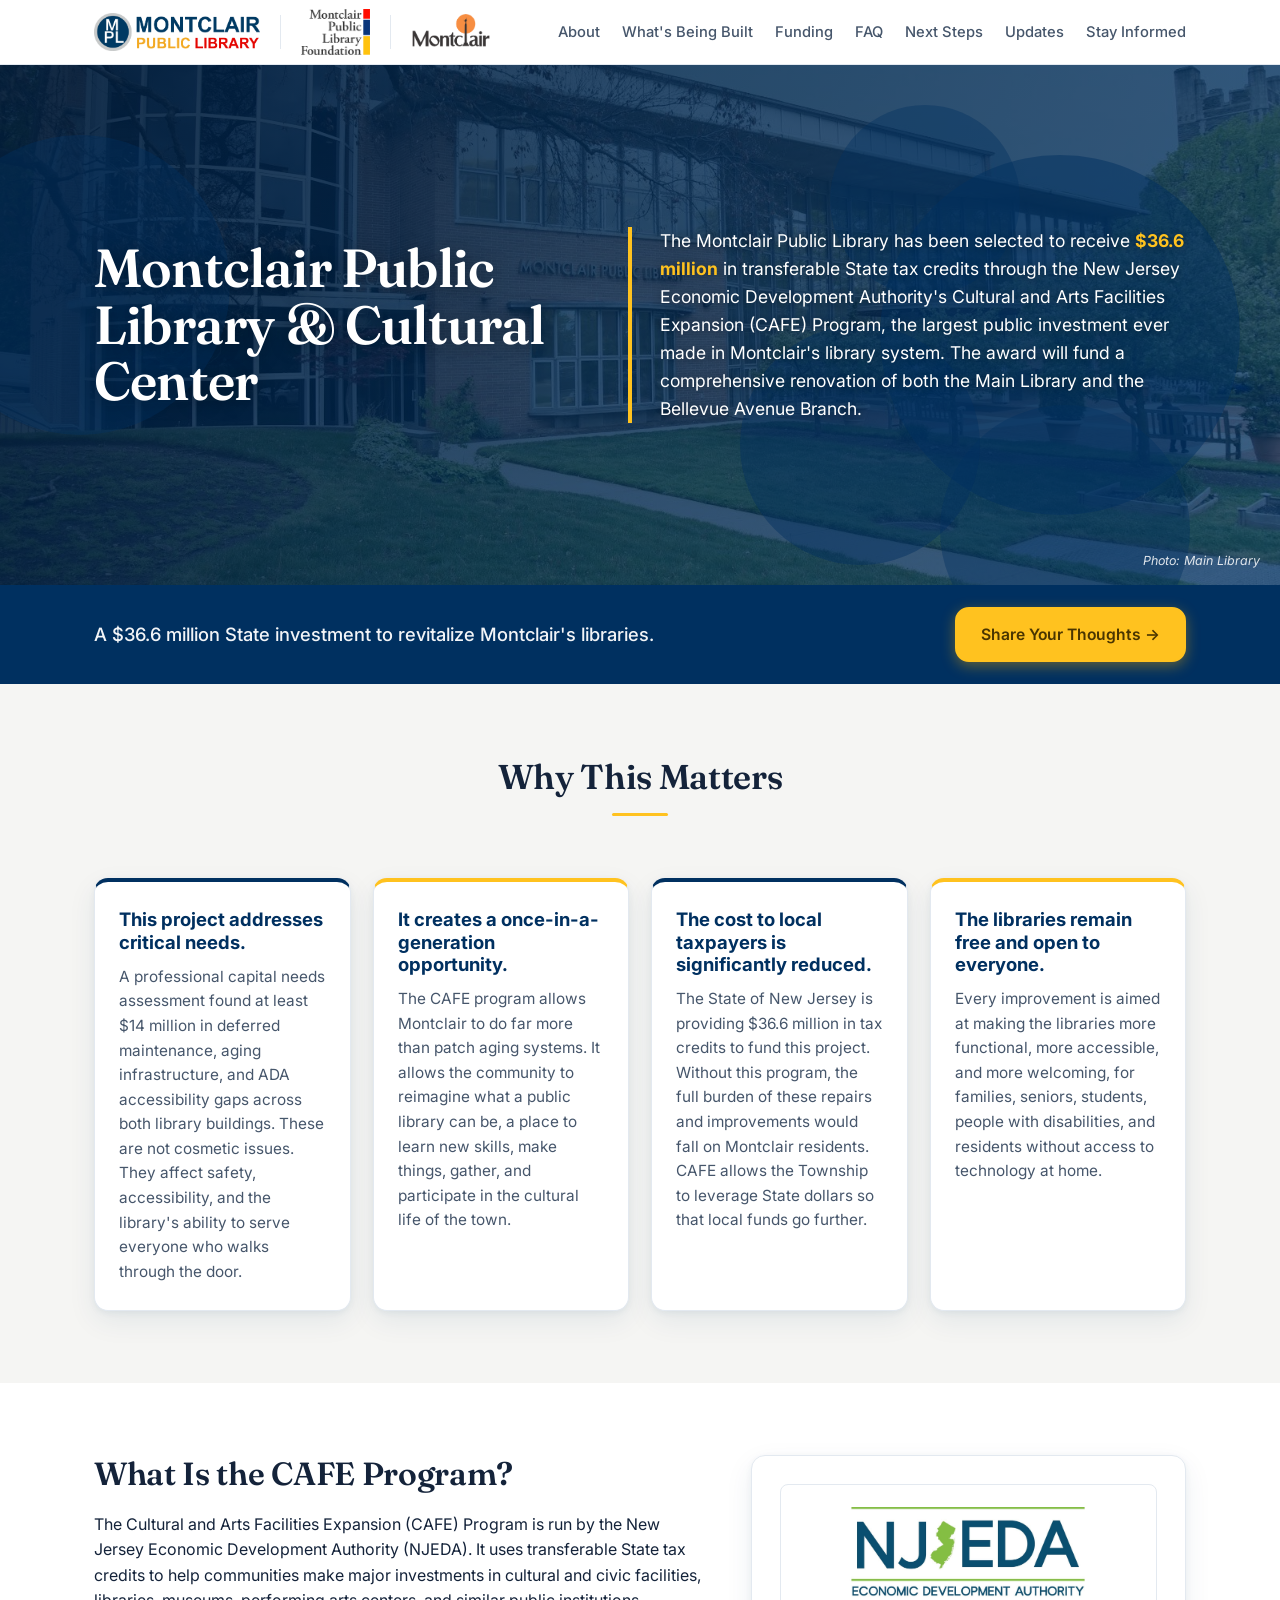
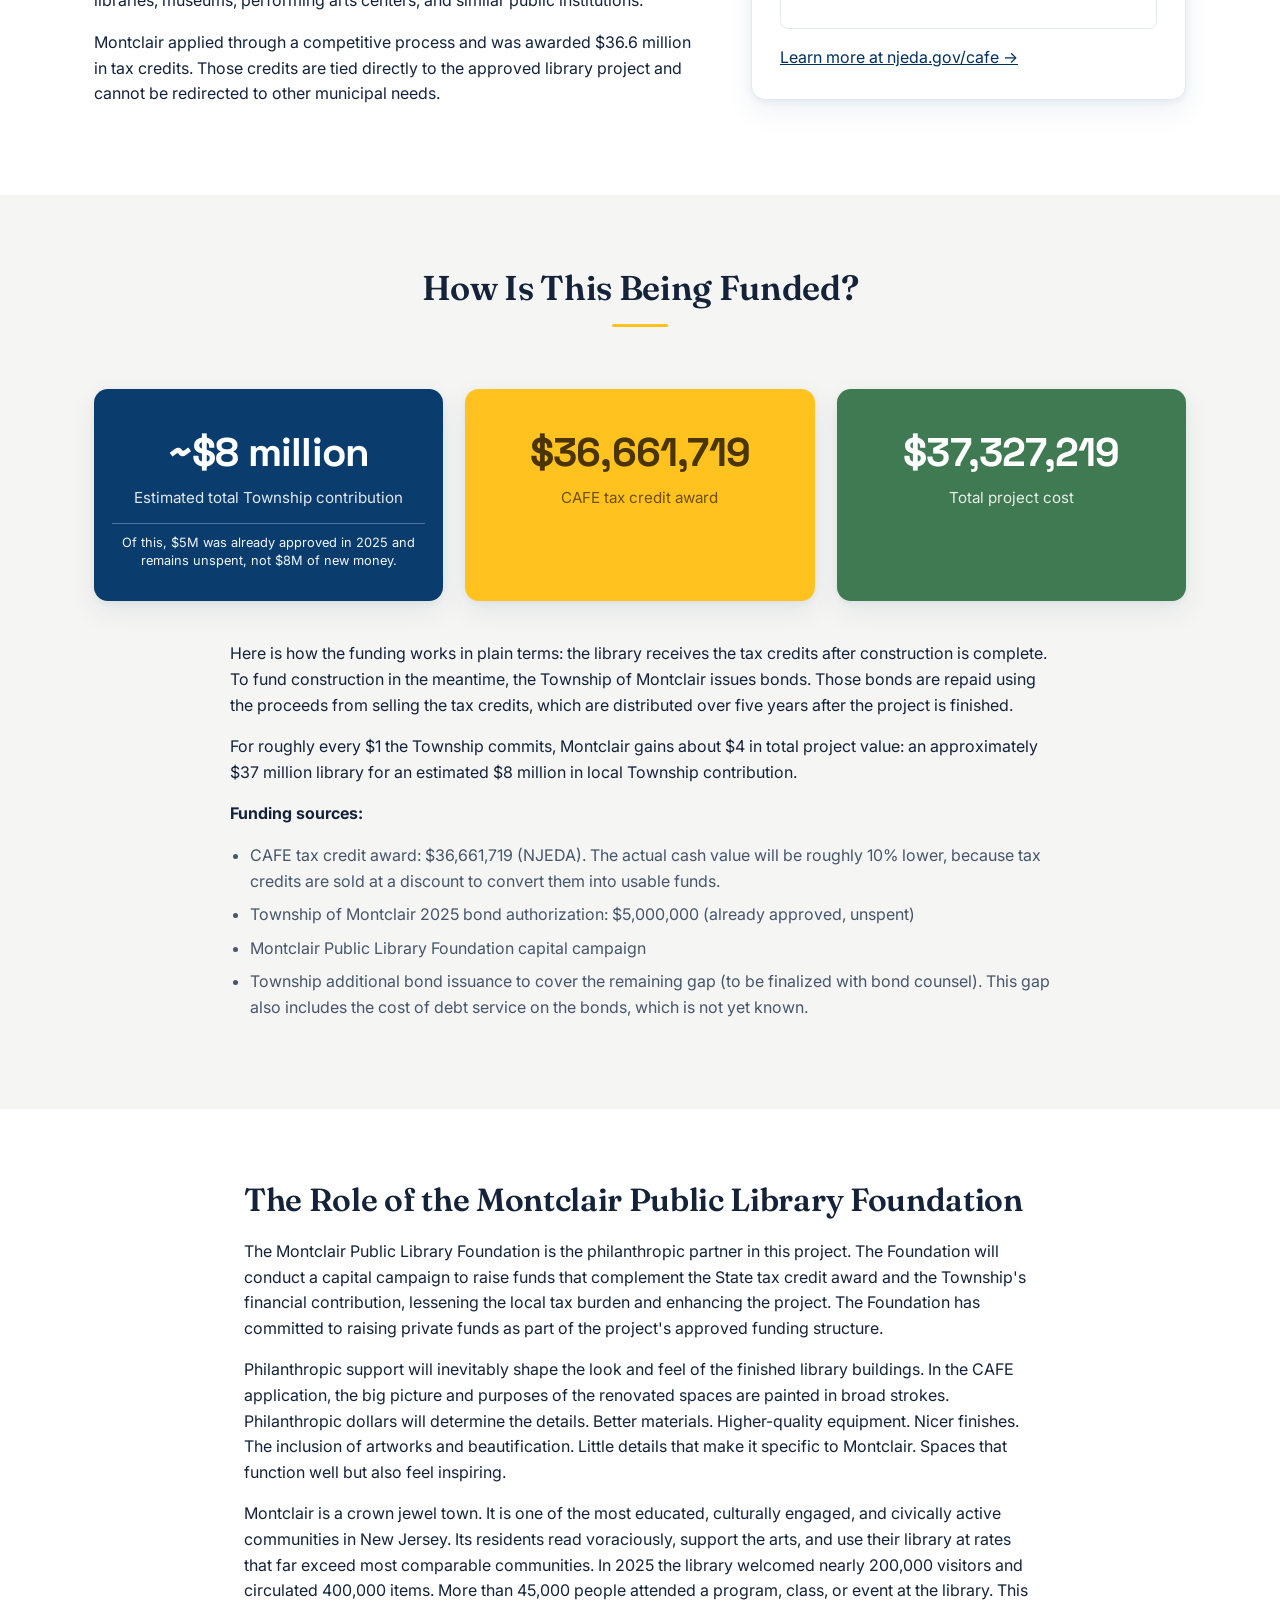
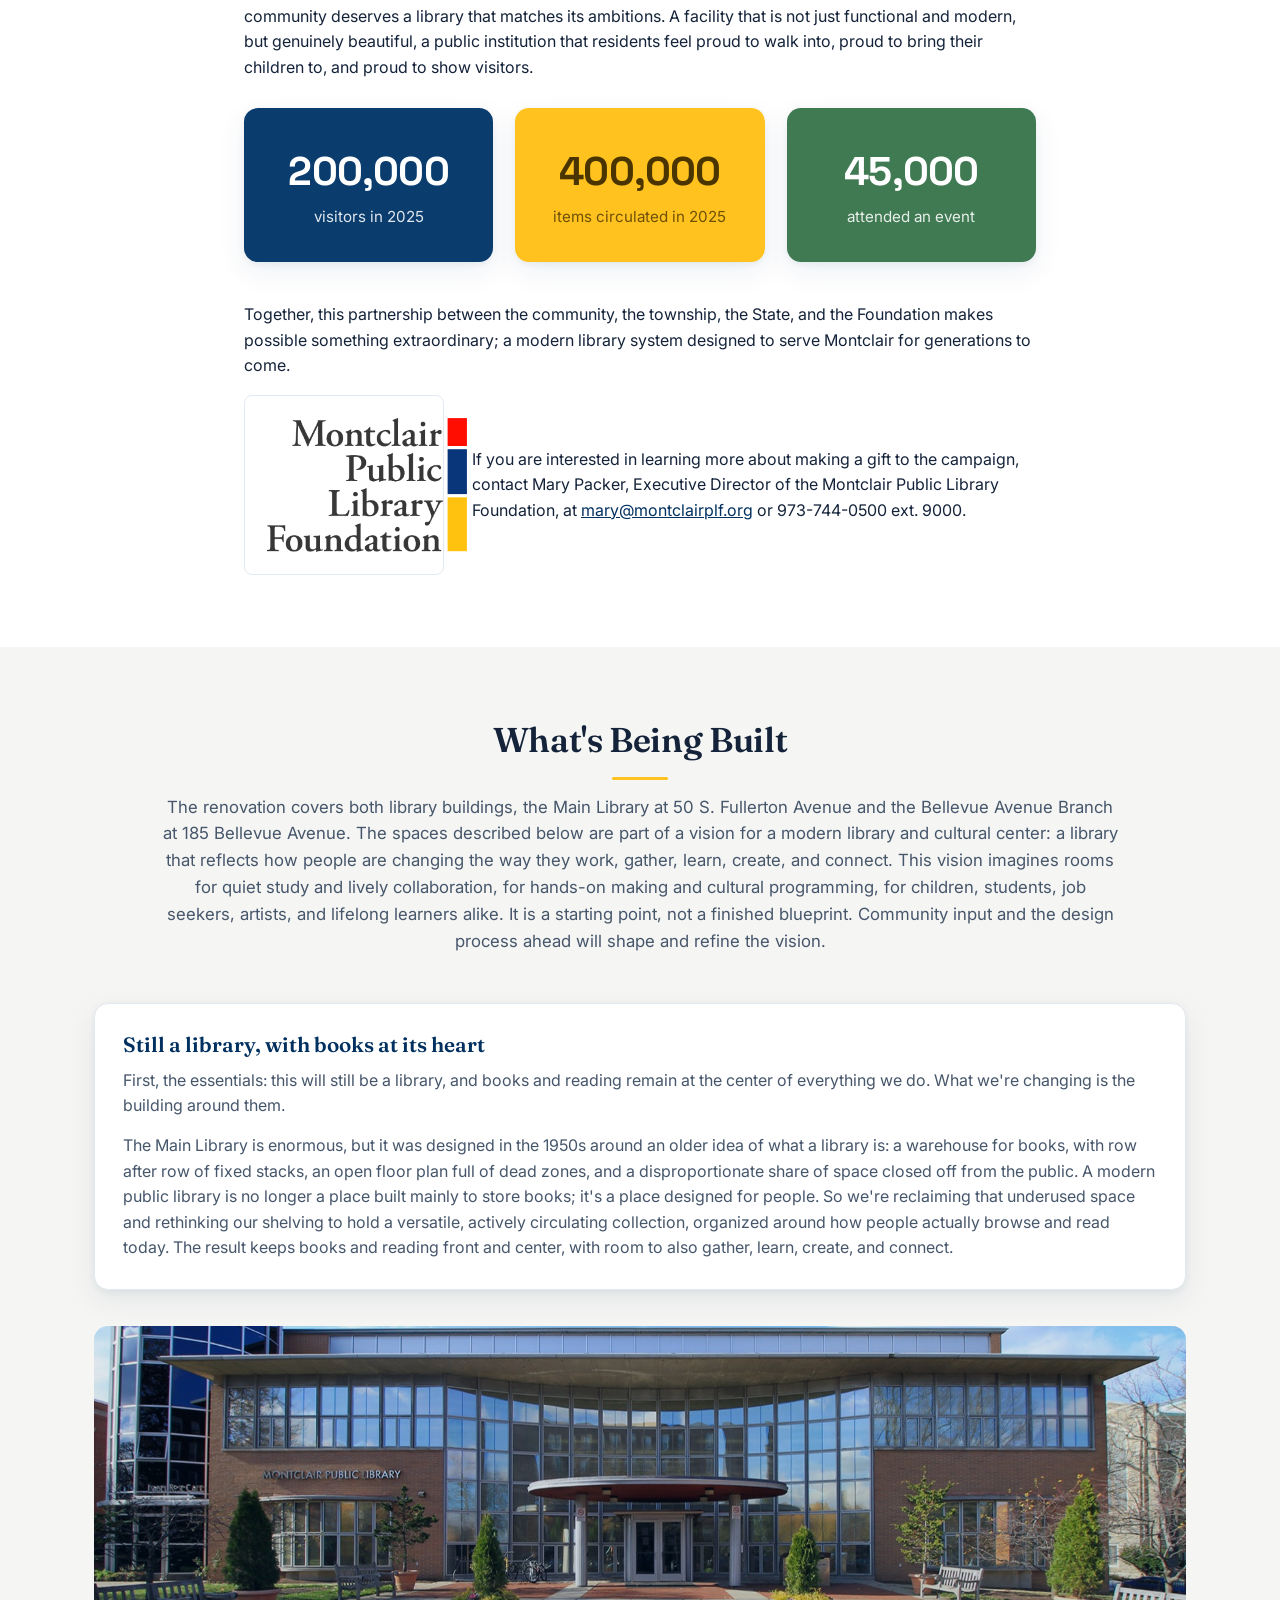
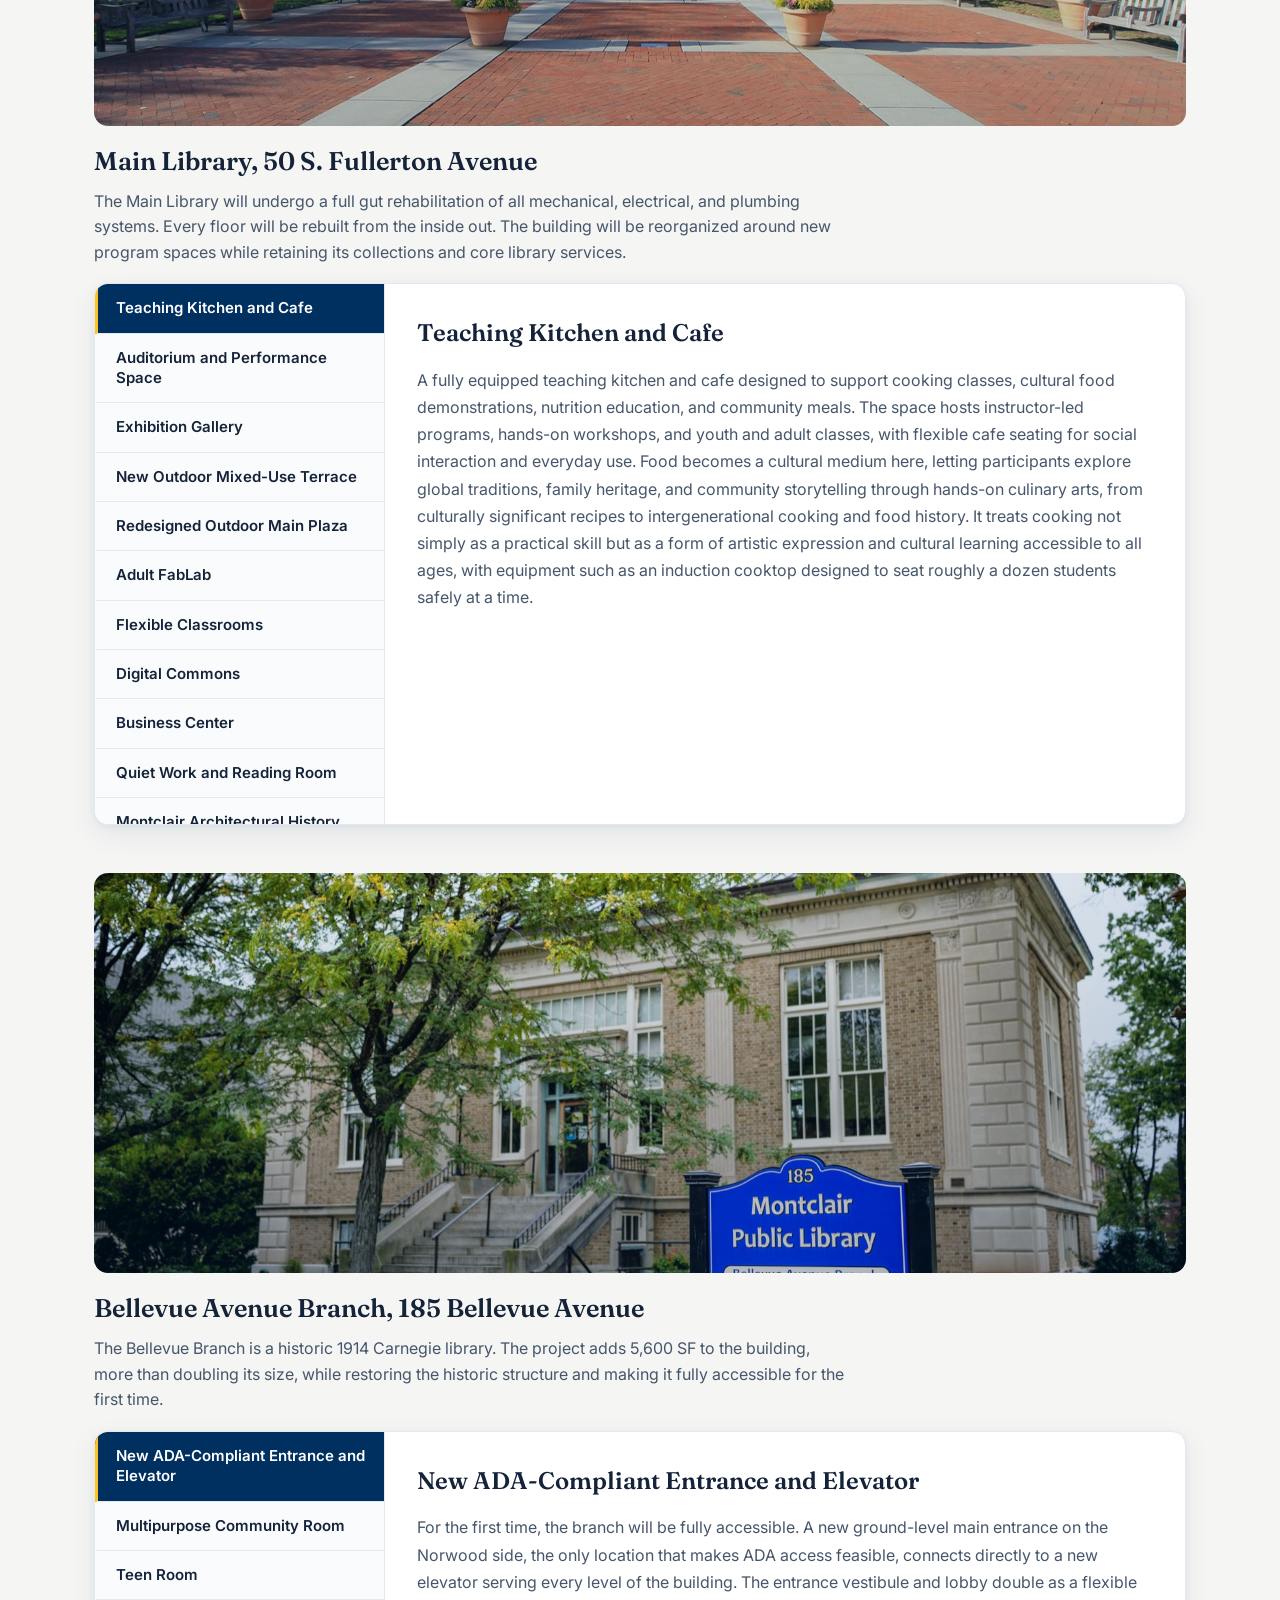
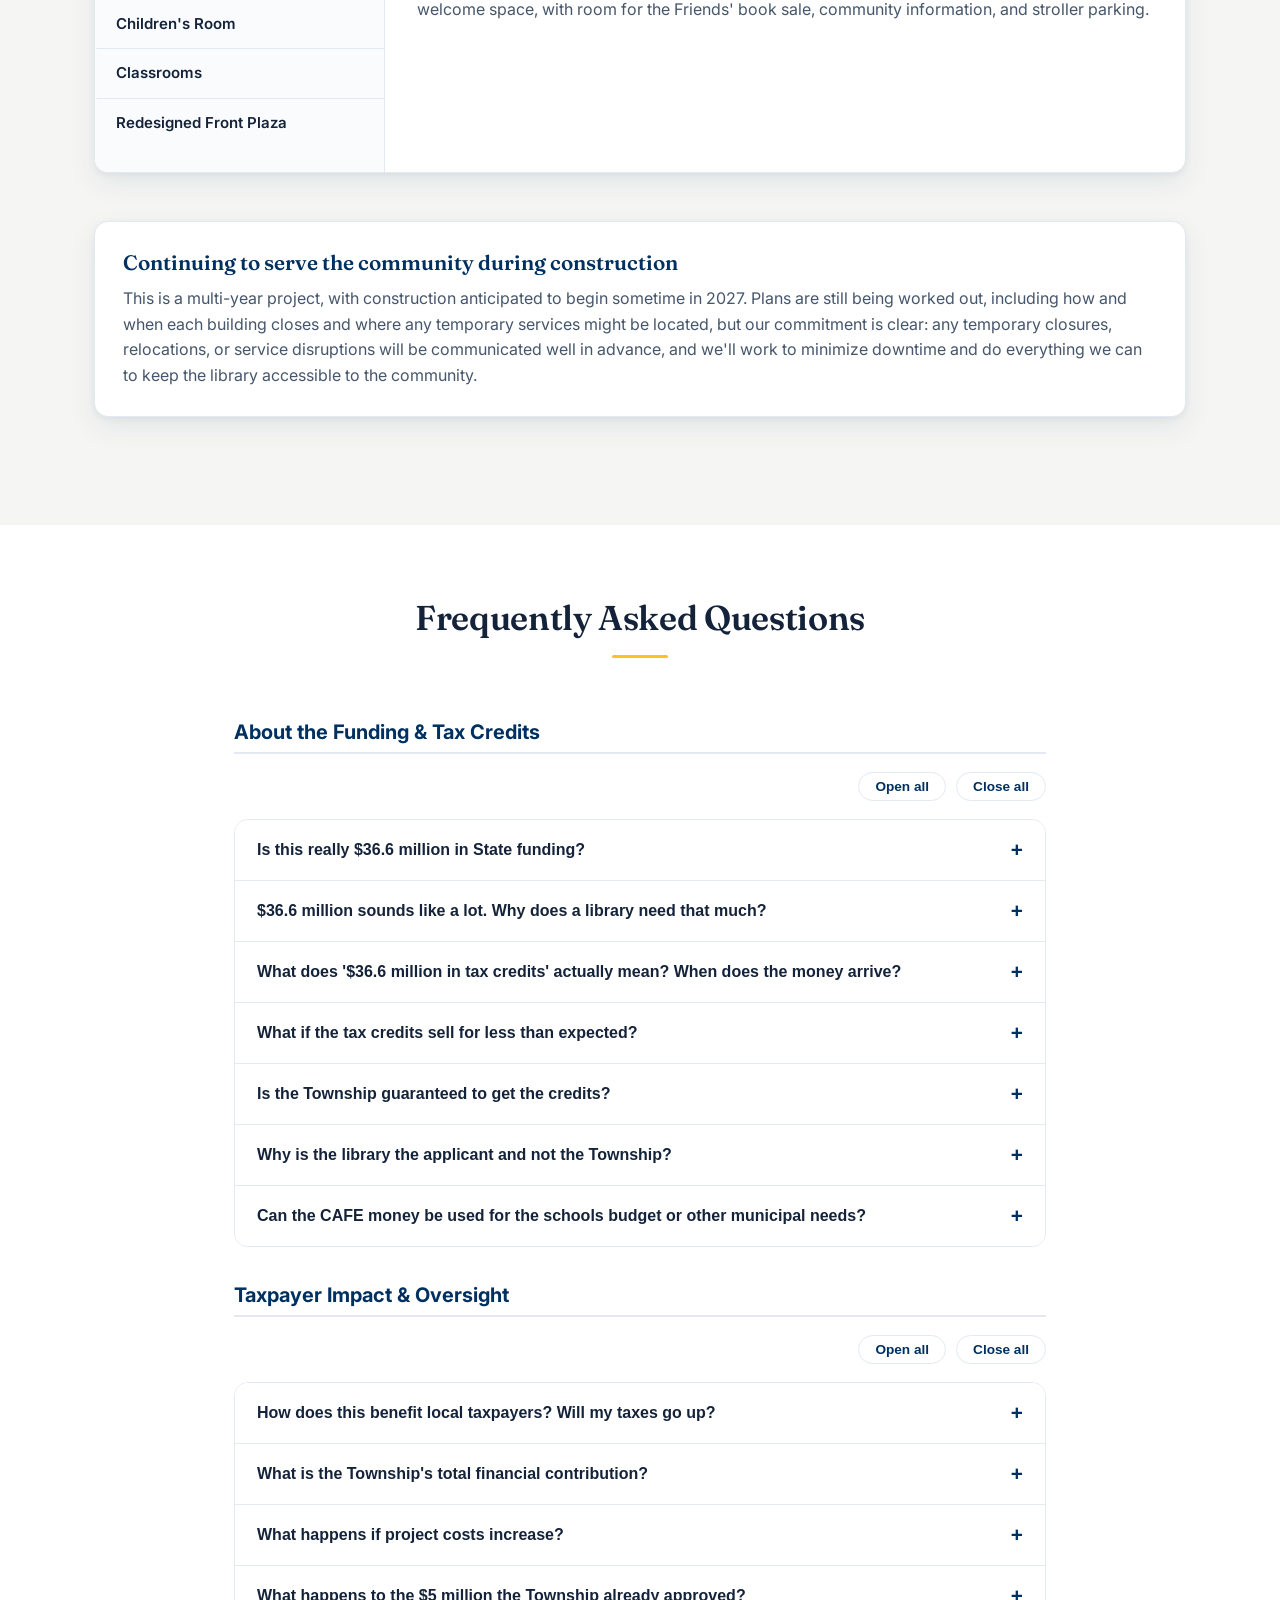
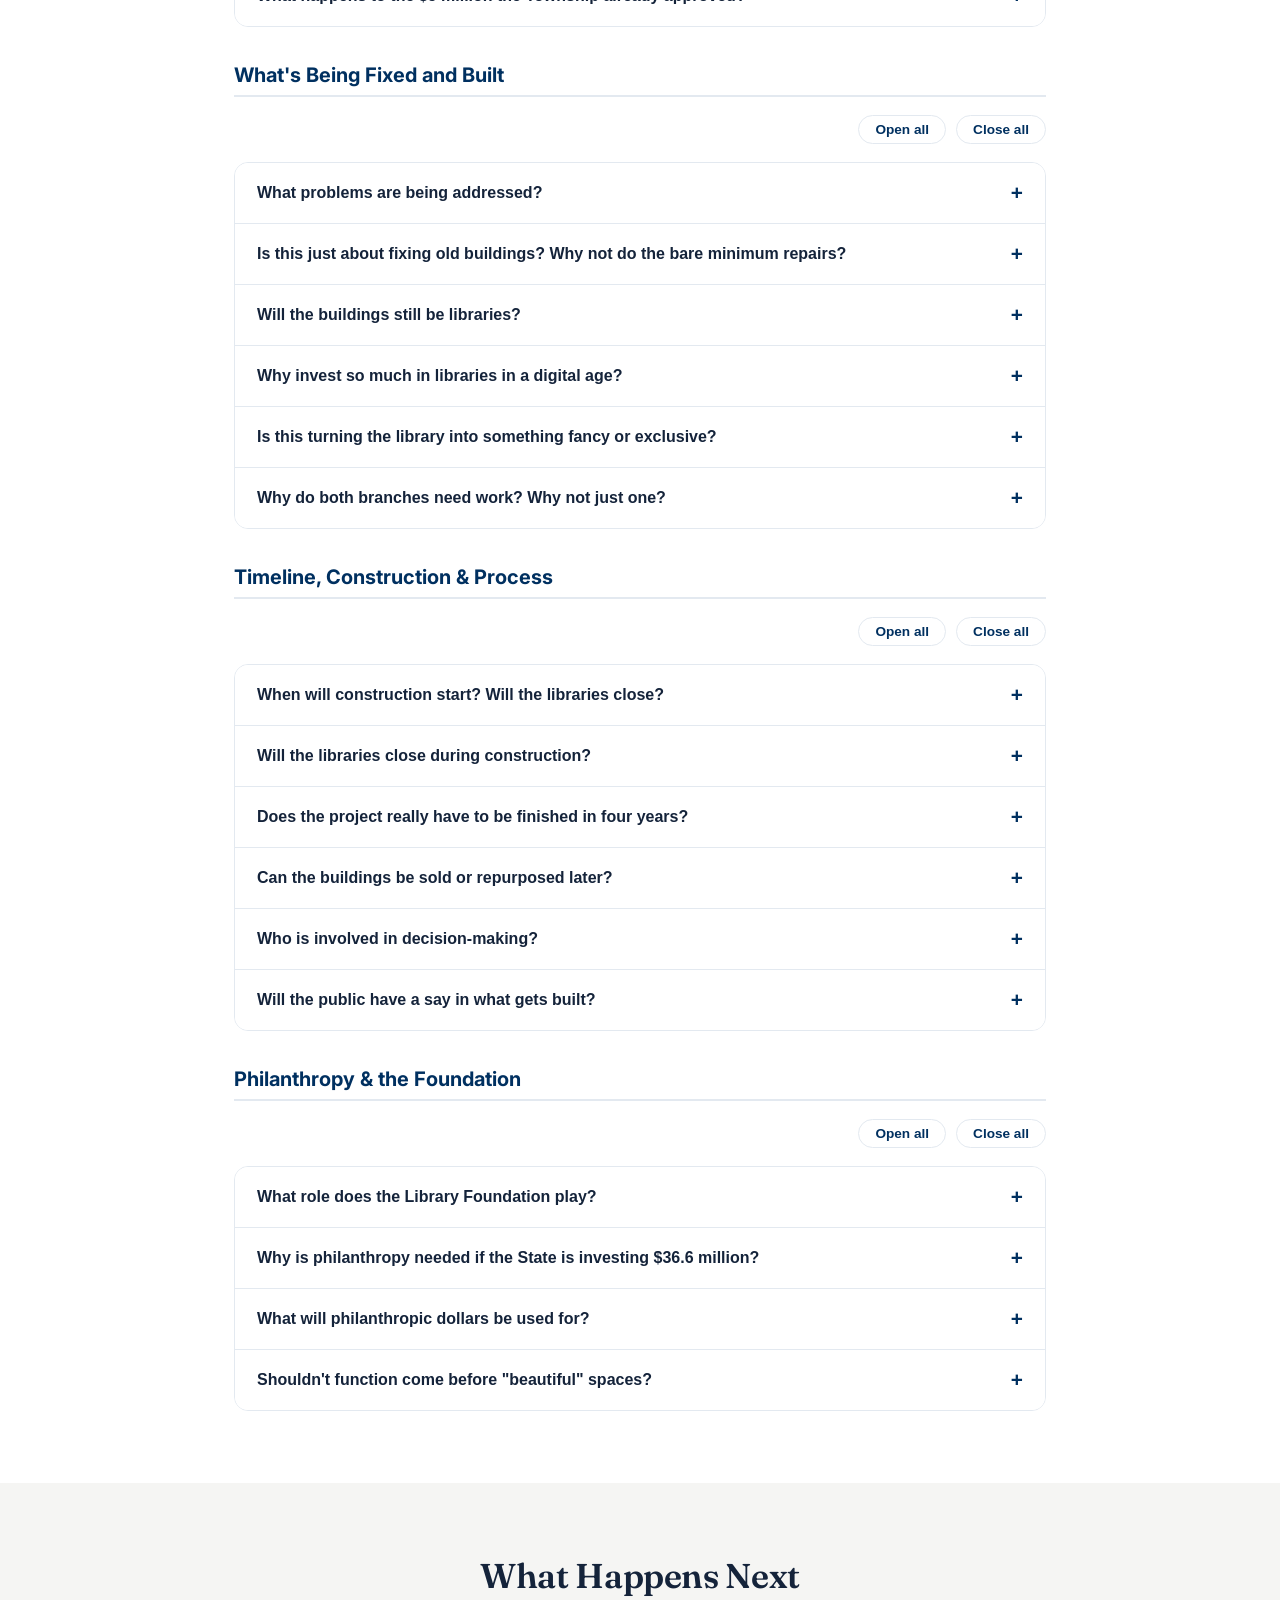
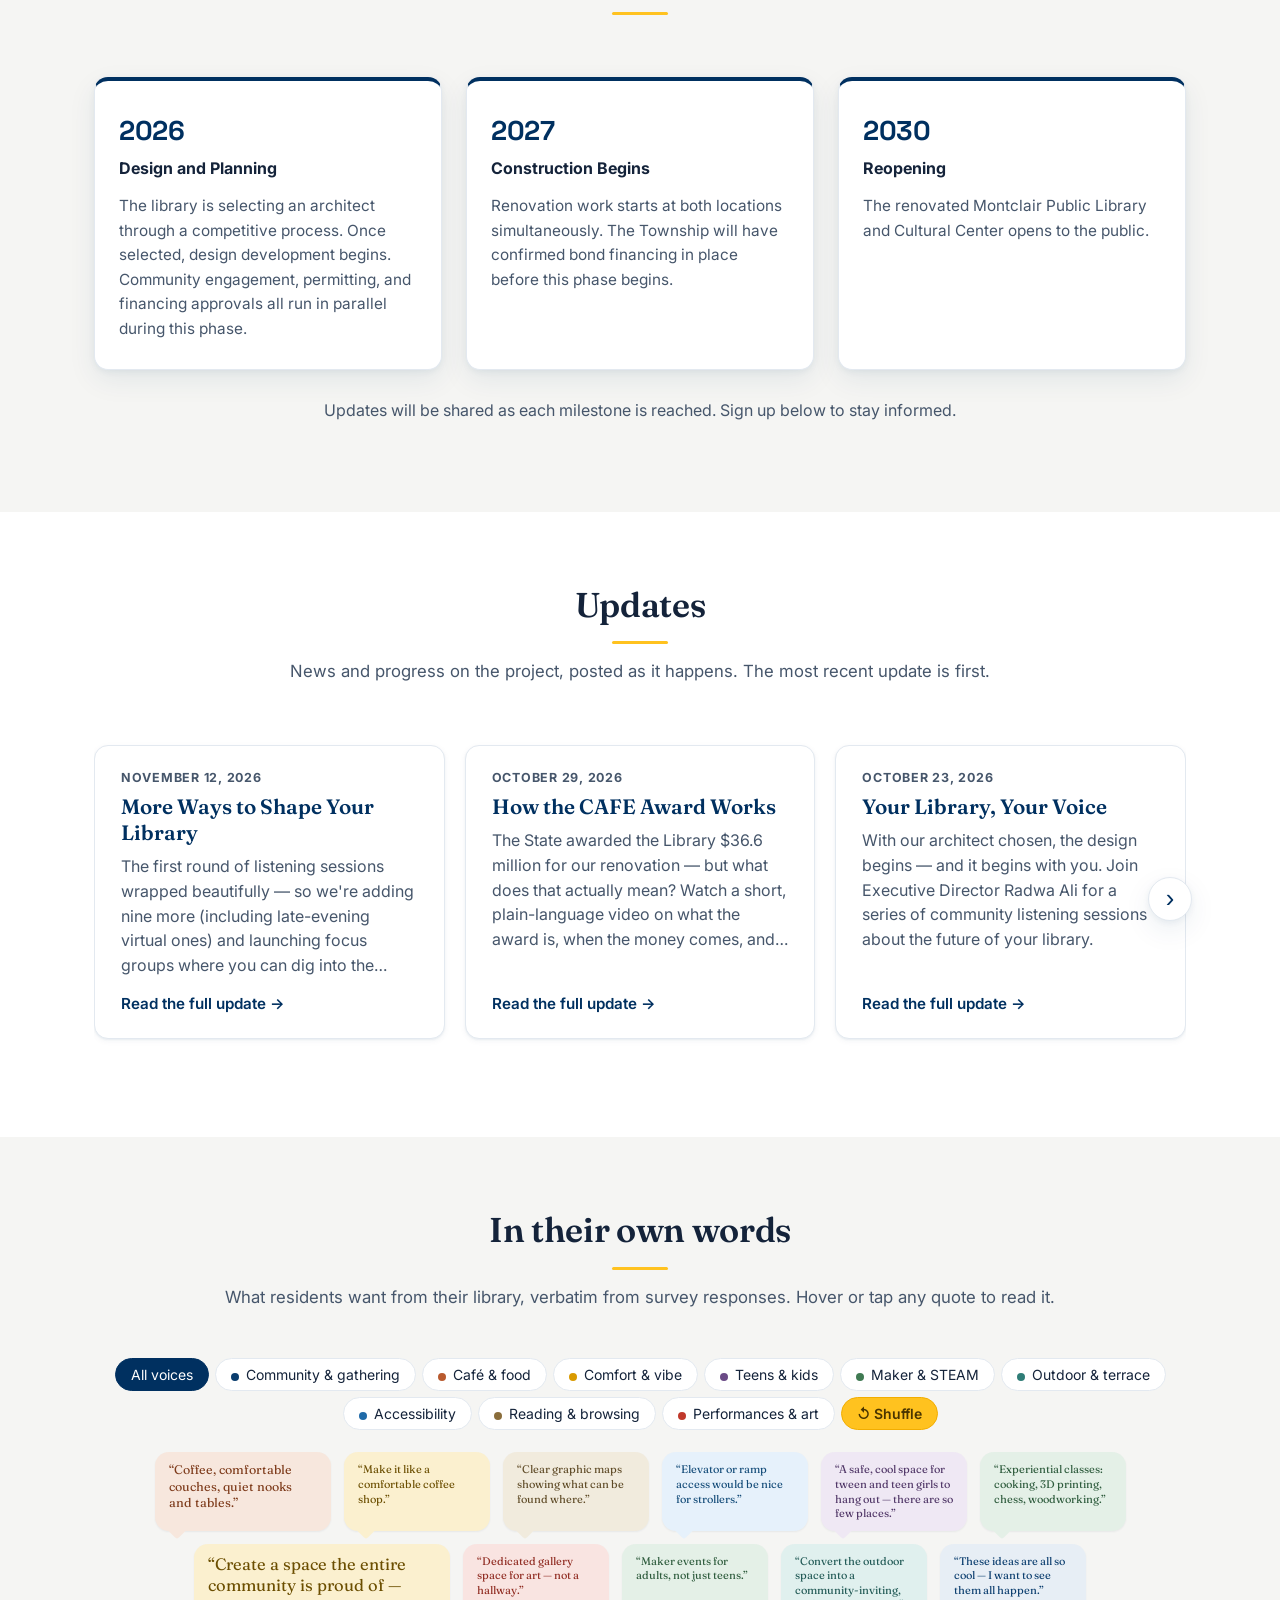
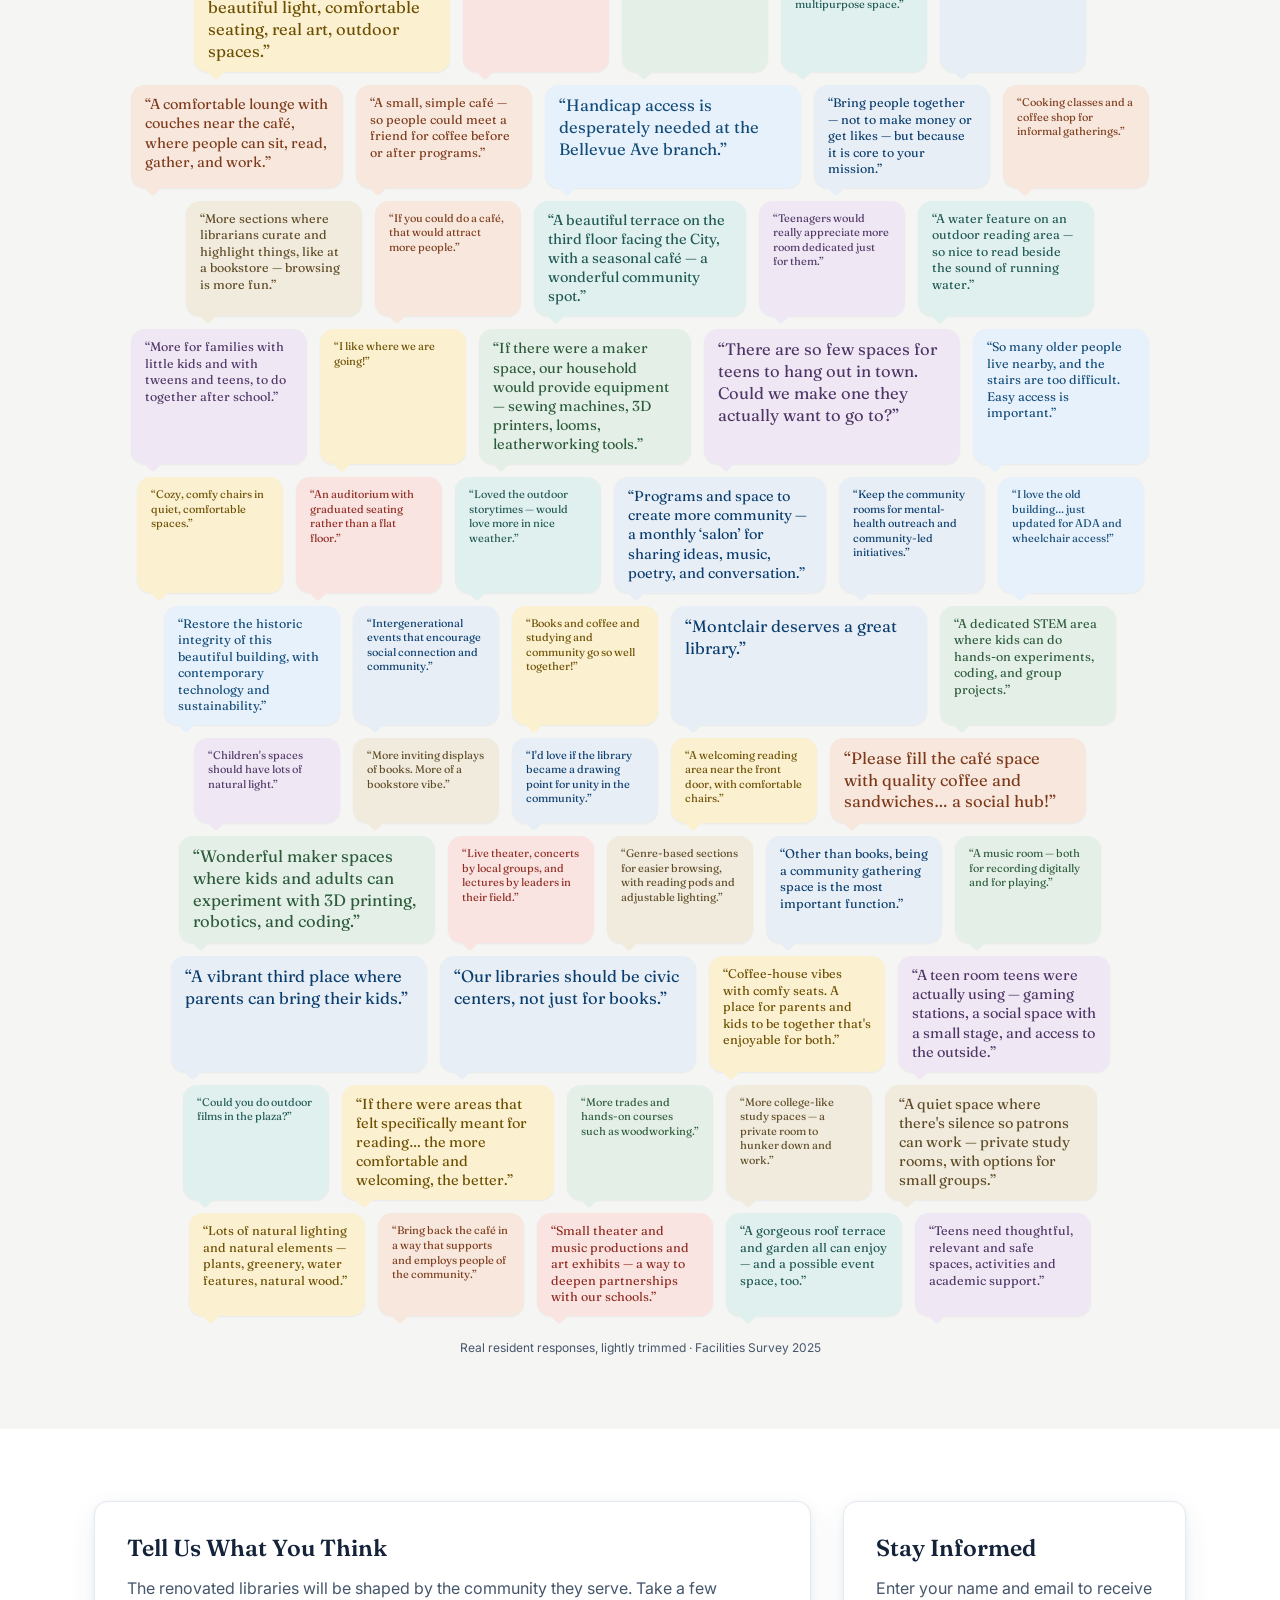
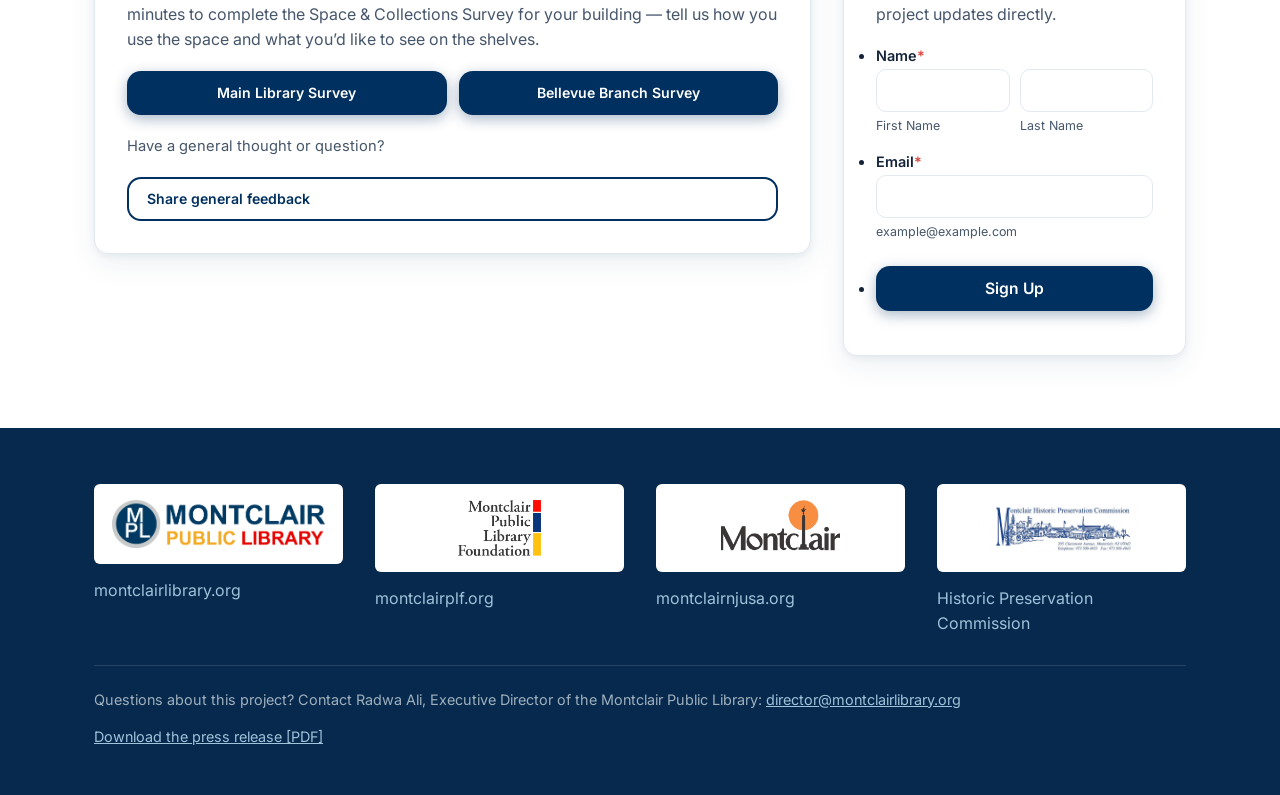
<file: index.html>
<!DOCTYPE html>
<html lang="en">
<head>
<meta charset="UTF-8">
<meta name="viewport" content="width=device-width, initial-scale=1.0">
<script>
  // Tell search engines NOT to index the staging/preview site.
  // Activates only on the renovation-staging URL; the live site stays indexable.
  if (location.pathname.indexOf('renovation-staging') !== -1) {
    var m = document.createElement('meta');
    m.name = 'robots';
    m.content = 'noindex, nofollow';
    document.head.appendChild(m);
  }
</script>
<title>Montclair Public Library &amp; Cultural Center</title>
<meta name="description" content="A $37 million State investment to revitalize Montclair's libraries. Explore the vision for a renovated Main Library and Bellevue Avenue Branch through New Jersey's CAFE program.">
<link rel="canonical" href="https://montclairlibrary.github.io/renovation/">

<!-- Open Graph (Facebook, LinkedIn, iMessage, Slack, etc.) -->
<meta property="og:type" content="website">
<meta property="og:site_name" content="Montclair Public Library">
<meta property="og:title" content="Montclair Public Library &amp; Cultural Center">
<meta property="og:description" content="A $37 million State investment to revitalize Montclair's libraries. Explore the vision for a renovated Main Library and Bellevue Avenue Branch.">
<meta property="og:url" content="https://montclairlibrary.github.io/renovation/">
<meta property="og:image" content="https://montclairlibrary.github.io/renovation/share-image.jpg">
<meta property="og:image:width" content="1200">
<meta property="og:image:height" content="630">
<meta property="og:image:alt" content="The Montclair Public Library Main Library building, with the CAFE Capital Campaign title.">

<!-- Twitter / X -->
<meta name="twitter:card" content="summary_large_image">
<meta name="twitter:title" content="Montclair Public Library &amp; Cultural Center">
<meta name="twitter:description" content="A $37 million State investment to revitalize Montclair's libraries.">
<meta name="twitter:image" content="https://montclairlibrary.github.io/renovation/share-image.jpg">

<!-- Favicon -->
<link rel="icon" type="image/png" href="favicon.png">
<link rel="apple-touch-icon" href="favicon.png">

<link rel="preconnect" href="https://fonts.googleapis.com">
<link rel="preconnect" href="https://fonts.gstatic.com" crossorigin>
<link href="https://fonts.googleapis.com/css2?family=Fraunces:opsz,wght@9..144,400;9..144,500;9..144,600&family=Inter:wght@400;500;600;700;800&family=Space+Grotesk:wght@500;600;700&display=swap" rel="stylesheet">
<link rel="stylesheet" href="assets/site.css?v=2">
</head>
<body>

<!-- ===== NAV ===== -->
<header class="nav">
  <div class="wrap nav-inner">
    <div class="brand-logos">
      <img class="nav-logo-mpl" src="MPL_Logo_Color.png" alt="Montclair Public Library">
      <span class="nav-divider"></span>
      <a href="https://montclairplf.org" target="_blank" rel="noopener"><img class="nav-logo-mplf" src="cropped-MPLF-logo.png" alt="Montclair Public Library Foundation"></a>
      <span class="nav-divider"></span>
      <img class="nav-logo-twp" src="Montclair-Township-Logo.png" alt="Township of Montclair">
    </div>
    <button class="nav-toggle" id="navToggle" aria-label="Toggle menu" aria-expanded="false">&#9776;</button>
    <ul class="nav-links" id="navLinks">
      <li><a href="#about">About</a></li>
      <li><a href="#built">What's Being Built</a></li>
      <li><a href="#funding">Funding</a></li>
      <li><a href="#faq">FAQ</a></li>
      <li><a href="#next">Next Steps</a></li>
      <li><a href="#updates">Updates</a></li>
      <li><a href="#feedback">Stay Informed</a></li>
    </ul>
  </div>
</header>

<!-- ===== HERO ===== -->
<section class="hero" id="top">
  <div class="hero-image">
    <span class="hero-circle hero-circle-1"></span>
    <span class="hero-circle hero-circle-2"></span>
    <span class="hero-circle hero-circle-3"></span>
    <span class="hero-circle hero-circle-4"></span>
    <span class="hero-circle hero-circle-5"></span>
    <div class="wrap hero-overlay">
      <h1>Montclair Public Library &amp; Cultural Center</h1>
      <p class="hero-intro">The Montclair Public Library has been selected to receive <strong>$36.6 million</strong> in transferable State tax credits through the New Jersey Economic Development Authority's Cultural and Arts Facilities Expansion (CAFE) Program, the largest public investment ever made in Montclair's library system. The award will fund a comprehensive renovation of both the Main Library and the Bellevue Avenue Branch.</p>
    </div>
    <span class="hero-credit">Photo: Main Library</span>
  </div>
  <div class="hero-band">
    <div class="wrap hero-band-inner">
      <p class="hero-tagline">A $36.6 million State investment to revitalize Montclair's libraries.</p>
      <a class="btn btn-accent" href="#feedback">Share Your Thoughts &rarr;</a>
    </div>
  </div>
</section>

<!-- ===== WHY THIS MATTERS ===== -->
<section id="about">
  <div class="wrap">
    <div class="section-head">
      <h2>Why This Matters</h2>
    </div>
    <div class="card-row">
      <div class="card">
        <h3>This project addresses critical needs.</h3>
        <p>A professional capital needs assessment found at least $14 million in deferred maintenance, aging infrastructure, and ADA accessibility gaps across both library buildings. These are not cosmetic issues. They affect safety, accessibility, and the library's ability to serve everyone who walks through the door.</p>
      </div>
      <div class="card">
        <h3>It creates a once-in-a-generation opportunity.</h3>
        <p>The CAFE program allows Montclair to do far more than patch aging systems. It allows the community to reimagine what a public library can be, a place to learn new skills, make things, gather, and participate in the cultural life of the town.</p>
      </div>
      <div class="card">
        <h3>The cost to local taxpayers is significantly reduced.</h3>
        <p>The State of New Jersey is providing $36.6 million in tax credits to fund this project. Without this program, the full burden of these repairs and improvements would fall on Montclair residents. CAFE allows the Township to leverage State dollars so that local funds go further.</p>
      </div>
      <div class="card">
        <h3>The libraries remain free and open to everyone.</h3>
        <p>Every improvement is aimed at making the libraries more functional, more accessible, and more welcoming, for families, seniors, students, people with disabilities, and residents without access to technology at home.</p>
      </div>
    </div>
  </div>
</section>

<!-- ===== CAFE PROGRAM ===== -->
<section>
  <div class="wrap">
    <div class="two-col">
      <div>
        <h2 style="font-size:2rem;margin:0 0 18px;">What Is the CAFE Program?</h2>
        <p>The Cultural and Arts Facilities Expansion (CAFE) Program is run by the New Jersey Economic Development Authority (NJEDA). It uses transferable State tax credits to help communities make major investments in cultural and civic facilities, libraries, museums, performing arts centers, and similar public institutions.</p>
        <p>Montclair applied through a competitive process and was awarded $36.6 million in tax credits. Those credits are tied directly to the approved library project and cannot be redirected to other municipal needs.</p>
      </div>
      <div class="panel">
        <div class="logo-box"><img src="NJEDA_logo.png" alt="New Jersey Economic Development Authority" style="max-width:240px;"></div>
        <p style="margin:0;"><a href="https://www.njeda.gov/cafe">Learn more at njeda.gov/cafe &rarr;</a></p>
      </div>
    </div>
  </div>
</section>

<!-- ===== FUNDING ===== -->
<section id="funding">
  <div class="wrap">
    <div class="section-head">
      <h2>How Is This Being Funded?</h2>
    </div>
    <div class="stat-row">
      <div class="stat"><span class="num">~$8 million</span><span class="label">Estimated total Township contribution</span><span class="stat-note">Of this, $5M was already approved in 2025 and remains unspent, not $8M of new money.</span></div>
      <div class="stat"><span class="num">$36,661,719</span><span class="label">CAFE tax credit award</span></div>
      <div class="stat"><span class="num">$37,327,219</span><span class="label">Total project cost</span></div>
    </div>
    <div class="fund-list" style="margin:0 auto;">
      <p>Here is how the funding works in plain terms: the library receives the tax credits after construction is complete. To fund construction in the meantime, the Township of Montclair issues bonds. Those bonds are repaid using the proceeds from selling the tax credits, which are distributed over five years after the project is finished.</p>
      <p>For roughly every $1 the Township commits, Montclair gains about $4 in total project value: an approximately $37 million library for an estimated $8 million in local Township contribution.</p>
      <p><strong>Funding sources:</strong></p>
      <ul>
        <li>CAFE tax credit award: $36,661,719 (NJEDA). The actual cash value will be roughly 10% lower, because tax credits are sold at a discount to convert them into usable funds.</li>
        <li>Township of Montclair 2025 bond authorization: $5,000,000 (already approved, unspent)</li>
        <li>Montclair Public Library Foundation capital campaign</li>
        <li>Township additional bond issuance to cover the remaining gap (to be finalized with bond counsel). This gap also includes the cost of debt service on the bonds, which is not yet known.</li>
      </ul>
    </div>
  </div>
</section>

<!-- ===== FOUNDATION ROLE ===== -->
<section>
  <div class="wrap" style="max-width:840px;">
    <h2 style="font-size:2rem;margin:0 0 20px;">The Role of the Montclair Public Library Foundation</h2>
    <p>The Montclair Public Library Foundation is the philanthropic partner in this project. The Foundation will conduct a capital campaign to raise funds that complement the State tax credit award and the Township's financial contribution, lessening the local tax burden and enhancing the project. The Foundation has committed to raising private funds as part of the project's approved funding structure.</p>
    <p>Philanthropic support will inevitably shape the look and feel of the finished library buildings. In the CAFE application, the big picture and purposes of the renovated spaces are painted in broad strokes. Philanthropic dollars will determine the details. Better materials. Higher-quality equipment. Nicer finishes. The inclusion of artworks and beautification. Little details that make it specific to Montclair. Spaces that function well but also feel inspiring.</p>
    <p>Montclair is a crown jewel town. It is one of the most educated, culturally engaged, and civically active communities in New Jersey. Its residents read voraciously, support the arts, and use their library at rates that far exceed most comparable communities. In 2025 the library welcomed nearly 200,000 visitors and circulated 400,000 items. More than 45,000 people attended a program, class, or event at the library. This community deserves a library that matches its ambitions. A facility that is not just functional and modern, but genuinely beautiful, a public institution that residents feel proud to walk into, proud to bring their children to, and proud to show visitors.</p>
    <div class="stat-row" style="margin-top:28px;">
      <div class="stat"><span class="num">200,000</span><span class="label">visitors in 2025</span></div>
      <div class="stat"><span class="num">400,000</span><span class="label">items circulated in 2025</span></div>
      <div class="stat"><span class="num">45,000</span><span class="label">attended an event</span></div>
    </div>
    <p>Together, this partnership between the community, the township, the State, and the Foundation makes possible something extraordinary; a modern library system designed to serve Montclair for generations to come.</p>
    <div class="found-contact">
      <div class="logo-box" style="max-width:200px;"><a href="https://montclairplf.org" target="_blank" rel="noopener"><img src="cropped-MPLF-logo.png" alt="Montclair Public Library Foundation" style="max-width:200px;"></a></div>
      <p>If you are interested in learning more about making a gift to the campaign, contact Mary Packer, Executive Director of the Montclair Public Library Foundation, at <a href="mailto:mary@montclairplf.org">mary@montclairplf.org</a> or 973-744-0500 ext. 9000.</p>
    </div>
  </div>
</section>

<!-- ===== WHAT'S BEING BUILT ===== -->
<section id="built">
  <div class="wrap">
    <div class="section-head section-head--wide">
      <h2>What's Being Built</h2>
      <p>The renovation covers both library buildings, the Main Library at 50 S. Fullerton Avenue and the Bellevue Avenue Branch at 185 Bellevue Avenue. The spaces described below are part of a vision for a modern library and cultural center: a library that reflects how people are changing the way they work, gather, learn, create, and connect. This vision imagines rooms for quiet study and lively collaboration, for hands-on making and cultural programming, for children, students, job seekers, artists, and lifelong learners alike. It is a starting point, not a finished blueprint. Community input and the design process ahead will shape and refine the vision.</p>
    </div>

    <div class="panel build-commit">
      <h3>Still a library, with books at its heart</h3>
      <p>First, the essentials: this will still be a library, and books and reading remain at the center of everything we do. What we're changing is the building around them.</p>
      <p>The Main Library is enormous, but it was designed in the 1950s around an older idea of what a library is: a warehouse for books, with row after row of fixed stacks, an open floor plan full of dead zones, and a disproportionate share of space closed off from the public. A modern public library is no longer a place built mainly to store books; it's a place designed for people. So we're reclaiming that underused space and rethinking our shelving to hold a versatile, actively circulating collection, organized around how people actually browse and read today. The result keeps books and reading front and center, with room to also gather, learn, create, and connect.</p>
    </div>

    <!-- Main Library -->
    <div class="building">
      <div class="building-photo" role="img" aria-label="Main Library exterior" style="background-image: linear-gradient(180deg, rgba(0,48,96,0.10), rgba(0,40,80,0.28)), url('main-exterior.jpg'); background-size: cover; background-position: center;"></div>
      <h3>Main Library, 50 S. Fullerton Avenue</h3>
      <p>The Main Library will undergo a full gut rehabilitation of all mechanical, electrical, and plumbing systems. Every floor will be rebuilt from the inside out. The building will be reorganized around new program spaces while retaining its collections and core library services.</p>
      <div class="explorer" data-explorer>
        <div class="explorer-list" role="tablist" aria-label="Main Library spaces">
          <button type="button" class="exp-item is-active" data-i="0">Teaching Kitchen and Cafe</button>
          <button type="button" class="exp-item" data-i="1">Auditorium and Performance Space</button>
          <button type="button" class="exp-item" data-i="2">Exhibition Gallery</button>
          <button type="button" class="exp-item" data-i="3">New Outdoor Mixed-Use Terrace</button>
          <button type="button" class="exp-item" data-i="4">Redesigned Outdoor Main Plaza</button>
          <button type="button" class="exp-item" data-i="5">Adult FabLab</button>
          <button type="button" class="exp-item" data-i="6">Flexible Classrooms</button>
          <button type="button" class="exp-item" data-i="7">Digital Commons</button>
          <button type="button" class="exp-item" data-i="8">Business Center</button>
          <button type="button" class="exp-item" data-i="9">Quiet Work and Reading Room</button>
          <button type="button" class="exp-item" data-i="10">Montclair Architectural History and Preservation Center</button>
          <button type="button" class="exp-item" data-i="11">Jazz Library</button>
          <button type="button" class="exp-item" data-i="12">Podcast, Music, and Media Studios</button>
          <button type="button" class="exp-item" data-i="13">Teen Wing</button>
          <button type="button" class="exp-item" data-i="14">Children's STEAM Discovery Lab</button>
          <button type="button" class="exp-item" data-i="15">Expanded Children's Story and Activity Room</button>
          <button type="button" class="exp-item" data-i="16">Sensory Room</button>
        </div>
        <div class="explorer-detail">
          <div class="exp-panel is-active" data-i="0"><h4>Teaching Kitchen and Cafe</h4><p>A fully equipped teaching kitchen and cafe designed to support cooking classes, cultural food demonstrations, nutrition education, and community meals. The space hosts instructor-led programs, hands-on workshops, and youth and adult classes, with flexible cafe seating for social interaction and everyday use. Food becomes a cultural medium here, letting participants explore global traditions, family heritage, and community storytelling through hands-on culinary arts, from culturally significant recipes to intergenerational cooking and food history. It treats cooking not simply as a practical skill but as a form of artistic expression and cultural learning accessible to all ages, with equipment such as an induction cooktop designed to seat roughly a dozen students safely at a time.</p></div>
          <div class="exp-panel" data-i="1"><h4>Auditorium and Performance Space</h4><p>The auditorium is an existing space that will be substantially upgraded as a venue for live performances, author talks, film screenings, lectures, civic forums, and large public gatherings, with multiple staging formats and high-quality audiovisual presentation. As the library's signature cultural space, it anchors a broad range of arts and humanities programming, including literary events, musical performances, panel discussions, and community arts presentations. It serves as a central gathering place where residents experience cultural content, engage in civic dialogue, and share in artistic experiences. As the primary indoor performance venue in the facility, it is essential to delivering accessible, high-impact cultural programming.</p></div>
          <div class="exp-panel" data-i="2"><h4>Exhibition Gallery</h4><p>Gallery spaces for rotating exhibitions, presentations by local and regional artists, historical and archival displays, and community storytelling projects, with professional-quality installation for framed artworks, photography, interpretive panels, and mixed-media exhibits. It accommodates both curated shows and community-driven displays throughout the year, woven into the everyday experience of the library rather than cordoned off. The gallery gives residents direct access to artwork, historical narratives, and thematic exhibitions that reflect Montclair's diverse cultural identity, showcasing local artists, community history, and student work. By offering a public platform for visual expression and cultural storytelling, it strengthens community engagement with the arts.</p></div>
          <div class="exp-panel" data-i="3"><h4>New Outdoor Mixed-Use Terrace</h4><p>An outdoor terrace built to host readings, acoustic music, art talks, small performances, workshops, and informal community gatherings, with seating, power access, lighting, and visibility to surrounding program spaces. It works both as a spillover area for indoor events and as a standalone venue for intimate outdoor programs across the year, supporting storytimes, yoga, seasonal classes, and poetry readings. The terrace extends the library's cultural programming into an accessible, comfortable open-air environment for those who prefer to participate outdoors. A durable, year-round canopy is envisioned so that rain is never a deterrent.</p></div>
          <div class="exp-panel" data-i="4"><h4>Redesigned Outdoor Main Plaza</h4><p>A large, multi-use outdoor plaza designed to host festivals, concerts, author events, civic gatherings, performances, book fairs, and seasonal cultural celebrations, with flexible open space for stages, vendor setups, and audience seating. It functions as the Main Library's primary exterior event venue and as a public cultural square for events too large to hold indoors. It supports concerts, multicultural celebrations, literary festivals, arts markets, and community storytelling, making cultural participation visible and accessible to the entire neighborhood. The plaza reinforces the library's position as an inclusive cultural anchor in Montclair's downtown.</p></div>
          <div class="exp-panel" data-i="5"><h4>Adult FabLab</h4><p>A fully equipped makerspace for hands-on making, fabrication, digital design, prototyping, and creative technology instruction for adults. It includes workbenches, hand tools, 3D printers, laser cutters, CNC equipment, electronics stations, and design computers, plus shop-class woodworking equipment, supporting structured classes, open lab hours, and community-led projects. Modeled on full-service fabrication labs with a wood shop, vinyl cutter, resin and filament 3D printing, an electronics workbench, and a laser cutter, it gives residents access to tools that are typically unavailable or unaffordable for individuals. The lab doubles as a cultural production studio for sculpture, mixed-media work, printmaking, wearable art, and object-making, strengthening Montclair's creative economy and opening pathways into trades and emerging creative industries.</p></div>
          <div class="exp-panel" data-i="6"><h4>Flexible Classrooms</h4><p>Technology-enabled classrooms used by the Adult School of Montclair and community partners for courses, arts workshops, digital skills classes, and community learning, with flexible setups for instruction, small-group activities, and partner-led programs. They provide dedicated space for cultural education, including arts instruction, creative writing, digital media lessons, ESL, and humanities programming. The rooms expand the library's ability to offer accessible, structured cultural classes for residents of all ages.</p></div>
          <div class="exp-panel" data-i="7"><h4>Digital Commons</h4><p>A computer lab supporting digital literacy instruction, creative software access, research support, and computer-based learning, with computers, peripherals, and hands-on instruction for guided or independent use. It provides equitable access to digital arts tools, media-creation software, and research platforms that are essential to today's cultural and creative activities. The space supports digital art, graphic design, media editing, and other technology-based learning that directly contributes to cultural engagement, equipped with adaptive technology and bilingual capacity.</p></div>
          <div class="exp-panel" data-i="8"><h4>Business Center</h4><p>A public-facing production studio that supports printing, scanning, design work, exhibit preparation, document creation, and media finishing for patrons, artists, students, nonprofits, and community organizations. It offers advanced tools, including wide-format printing, high-speed scanning, binding, cutting, laminating, and design workstations, used to create posters, brochures, signage, portfolios, and materials for arts events and exhibitions. Community members can produce exhibit signage, event posters, program brochures, art prints, and interpretive materials, with production support for library-led exhibitions, public art initiatives, and community arts groups. Functioning as a micro production lab, it expands equitable access to professional creative and finishing equipment for small business owners, job seekers, and anyone who needs it.</p></div>
          <div class="exp-panel" data-i="9"><h4>Quiet Work and Reading Room</h4><p>A silent room for reading, research, writing, and independent study in a distraction-free environment, with soft seating, laptop desks, natural light, and focused space for extended work. It supports sustained engagement with literature, humanities research, and individual creative work. By offering a dedicated quiet space, it lets patrons participate more fully in the cultural and intellectual life of the library, an alternative to commercial coworking spaces and crowded cafes.</p></div>
          <div class="exp-panel" data-i="10"><h4>Montclair Architectural History and Preservation Center</h4><p>A research space providing access to local history materials, architectural records, preservation documents, maps, drawings, and special collections, with study space and reference assistance focused on Montclair's built environment and community history. Built around the library's extensive deed collection, it preserves and provides access to the community's architectural and cultural heritage through documents, plans, photographs, and archival materials. A digital preservation lab supports digitization of historical collections, and residents can research the history of their homes and neighborhoods while engaging with materials that support exhibits, preservation efforts, and cultural learning.</p></div>
          <div class="exp-panel" data-i="11"><h4>Jazz Library</h4><p>A dedicated cultural space celebrating jazz as a literary experience, honoring one of Montclair's most significant artistic legacies. It houses a curated print collection of biographies, histories, criticism, and cultural analysis that will grow over time. Designed as an intimate environment for discovery and reflection, the room lets patrons explore jazz through reading, research, and personal study. This literary model supports music appreciation, cultural education, and intergenerational learning, strengthening the library's role as a steward of local creative heritage.</p></div>
          <div class="exp-panel" data-i="12"><h4>Podcast, Music, and Media Studios</h4><p>Sound-isolated studios equipped for podcasting, music recording, voice work, and digital media production, supporting both independent projects and instructor-led programs with recording tools, editing software, and a controlled environment for high-quality audio and video. They expand community access to creative media production, from podcasts and music to oral histories, interviews, and digital storytelling. The studios support artistic expression, cultural documentation, and media education, helping residents produce original content and preserve community voices.</p></div>
          <div class="exp-panel" data-i="13"><h4>Teen Wing</h4><p>A vibrant teen cultural hub for reading, creative collaboration, digital media, gaming, group study, and youth-led activities, with flexible seating, collaboration tables, program zones, and technology for both independent use and structured programming. Intentionally designed as a safe, welcoming environment, it gives teens a place to gather after school, work on projects, attend workshops, and explore new interests. The wing celebrates youth expression and community identity across a full spectrum of arts engagement, from literary discovery and digital media creation to collaborative arts projects, writing clubs, and visual and performing arts workshops, all designed for and with Montclair's teenagers. By providing a cultural home for one of the most underserved age groups in public cultural spaces, it helps teens build confidence, find community, and engage with literature and the arts in ways that are meaningful and developmentally responsive.</p></div>
          <div class="exp-panel" data-i="14"><h4>Children's STEAM Discovery Lab</h4><p>A hands-on workshop where children explore science, technology, engineering, art, and math through creative projects, guided discovery, and play-based learning. It is equipped with child-friendly robotics kits, simple circuits, building materials, digital devices, and artistic tools that support open-ended experimentation in both structured classes and drop-in learning. Children tinker, solve problems, create art, and collaborate, moving from early coding and digital design to crafting, storytelling, and engineering challenges. By embedding art directly into STEM learning, the lab helps children develop the creative confidence to become lifelong participants in the arts.</p></div>
          <div class="exp-panel" data-i="15"><h4>Expanded Children's Story and Activity Room</h4><p>A flexible room for storytimes, children's performances, hands-on arts activities, and family programs, supporting both structured classes and informal learning for groups of children and caregivers. It provides a dedicated environment for early literacy, music and movement, storytelling, and family-centered arts programming. Young children engage with books, language, and creative expression in a developmentally appropriate setting, while families gain consistent access to cultural programs that build a foundation for lifelong participation in the arts.</p></div>
          <div class="exp-panel" data-i="16"><h4>Sensory Room</h4><p>A quiet, controlled environment designed for neurodivergent children and adults who need reduced stimulation or sensory regulation, with soft lighting, textured materials, and acoustic privacy. It supports short breaks during visits, decompression before or after programs, and individualized use for patrons who benefit from a calming space. By providing a regulated place to reset and manage sensory input, the room removes barriers to participation in storytimes, performances, and workshops, ensuring that all community members can take part in arts, literacy, and educational programs.</p></div>
        </div>
      </div>
    </div>

    <!-- Bellevue Branch -->
    <div class="building">
      <div class="building-photo" role="img" aria-label="Bellevue Avenue Branch exterior" style="background-image: linear-gradient(180deg, rgba(0,48,96,0.10), rgba(0,40,80,0.28)), url('bellevue-exterior.jpg'); background-size: cover; background-position: center;"></div>
      <h3>Bellevue Avenue Branch, 185 Bellevue Avenue</h3>
      <p>The Bellevue Branch is a historic 1914 Carnegie library. The project adds 5,600 SF to the building, more than doubling its size, while restoring the historic structure and making it fully accessible for the first time.</p>
      <div class="explorer" data-explorer>
        <div class="explorer-list" role="tablist" aria-label="Bellevue Branch spaces">
          <button type="button" class="exp-item is-active" data-i="0">New ADA-Compliant Entrance and Elevator</button>
          <button type="button" class="exp-item" data-i="1">Multipurpose Community Room</button>
          <button type="button" class="exp-item" data-i="2">Teen Room</button>
          <button type="button" class="exp-item" data-i="3">Children's Room</button>
          <button type="button" class="exp-item" data-i="4">Classrooms</button>
          <button type="button" class="exp-item" data-i="5">Redesigned Front Plaza</button>
        </div>
        <div class="explorer-detail">
          <div class="exp-panel is-active" data-i="0"><h4>New ADA-Compliant Entrance and Elevator</h4><p>For the first time, the branch will be fully accessible. A new ground-level main entrance on the Norwood side, the only location that makes ADA access feasible, connects directly to a new elevator serving every level of the building. The entrance vestibule and lobby double as a flexible welcome space, with room for the Friends' book sale, community information, and stroller parking.</p></div>
          <div class="exp-panel" data-i="1"><h4>Multipurpose Community Room</h4><p>The branch's primary indoor cultural venue, designed for author talks, small performances, art workshops, classes, film screenings, community meetings, and neighborhood programs. Its flexible layout shifts seamlessly between uses, from readings and artist talks to hands-on workshops and community forums, accommodating a wide range of setups and group sizes throughout the year. Projection and smartboard capability support presentations, screenings, and instruction, making this the heart of accessible, high-quality programming at Bellevue.</p></div>
          <div class="exp-panel" data-i="2"><h4>Teen Room</h4><p>A dedicated space for teen reading, study, digital activities, and creative hangout time, with flexible seating, work tables, and access to teen collections. It supports everyday after-school needs, homework, and social connection alongside youth-centered programs such as writing groups, art and digital media sessions, book clubs, and cultural discussions that help teens build confidence, skills, and community.</p></div>
          <div class="exp-panel" data-i="3"><h4>Children's Room</h4><p>A space for early literacy support, family reading, children's play, and cultural programming for young families, with picture books, early readers, child-sized shelving, and developmentally appropriate seating. It serves as the hub for read-alouds, music and movement, simple art projects, and cultural celebrations that give children consistent exposure to books, language, and creative expression. The redesign responds to steadily growing attendance and adds a sink to support art, crafts, and hands-on activities.</p></div>
          <div class="exp-panel" data-i="4"><h4>Classrooms</h4><p>Enclosed classroom space for tutoring, small-group instruction, arts workshops, language learning, homework help, book discussions, and partner-led programs. The space is envisioned to support intimate, hands-on sessions that need a quiet, focused setting, as well as parallel programming so the branch can host more activities at once. Classrooms would be equipped with smartboards, with room that can be set up as a creative studio for art and media projects.</p></div>
          <div class="exp-panel" data-i="5"><h4>Redesigned Front Plaza</h4><p>The branch's primary exterior program area, rebuilt to accommodate performances, author readings, neighborhood festivals, small concerts, cultural demonstrations, and civic events, with flexible space for both scheduled programs and informal community use. It lets the library host larger audiences than indoor rooms can hold and serves residents who prefer open-air settings. As the rear green space is reduced, this front courtyard becomes the branch's main outdoor gathering place, anchoring cultural life at the entrance to the building.</p></div>        </div>
      </div>
    </div>

    <div class="panel build-commit">
      <h3>Continuing to serve the community during construction</h3>
      <p>This is a multi-year project, with construction anticipated to begin sometime in 2027. Plans are still being worked out, including how and when each building closes and where any temporary services might be located, but our commitment is clear: any temporary closures, relocations, or service disruptions will be communicated well in advance, and we'll work to minimize downtime and do everything we can to keep the library accessible to the community.</p>
    </div>
  </div>
</section>

<!-- ===== FAQ ===== -->
<section id="faq">
  <div class="wrap" style="max-width:860px;">
    <div class="section-head">
      <h2>Frequently Asked Questions</h2>
    </div>

    <h3 class="faq-group-title">About the Funding &amp; Tax Credits</h3>
    <div class="acc-controls">
      <button type="button" class="acc-btn" data-acc-action="open">Open all</button>
      <button type="button" class="acc-btn" data-acc-action="close">Close all</button>
    </div>
    <div class="accordion" data-accordion>
      <div class="acc-item">
        <button class="acc-trigger" aria-expanded="false"><span>Is this really $36.6 million in State funding?</span><span class="sign">+</span></button>
        <div class="acc-panel">Yes. Montclair has been awarded $36.6 million in transferable State tax credits through the CAFE program, administered by the New Jersey Economic Development Authority. It is the largest public investment ever made in Montclair's library system, and it significantly reduces the local cost of renovating and modernizing both branches.</div>
      </div>
      <div class="acc-item">
        <button class="acc-trigger" aria-expanded="false"><span>$36.6 million sounds like a lot. Why does a library need that much?</span><span class="sign">+</span></button>
        <div class="acc-panel">Public libraries are complex buildings with aging infrastructure. A recent capital needs assessment identified roughly $14 to $15 million in essential repairs alone, including decades of deferred maintenance, ADA accessibility requirements, and major building systems. The library also completed a conceptual study and formal cost estimating in 2025 as part of the CAFE application. The $36.6 million figure reflects those needs plus a full modernization, and it has been reviewed by NJEDA and an independent third party.</div>
      </div>
      <div class="acc-item">
        <button class="acc-trigger" aria-expanded="false"><span>What does '$36.6 million in tax credits' actually mean? When does the money arrive?</span><span class="sign">+</span></button>
        <div class="acc-panel">The CAFE award is not a cash grant. No State check is written to the library or the Township. Instead, NJEDA issues tax credits after construction is complete and certified, released in five equal annual installments over five years. Because construction has to be paid for upfront, the Township issues bonds during the construction period, and the proceeds from selling the tax credits are used to pay down that debt.</div>
      </div>
      <div class="acc-item">
        <button class="acc-trigger" aria-expanded="false"><span>What if the tax credits sell for less than expected?</span><span class="sign">+</span></button>
        <div class="acc-panel">Because the library and Township do not have State tax liability of their own, the credits are sold to a buyer, typically a corporation or insurer, who converts them into cash. The current agreement is to sell at about 90 cents per dollar of credit, so the usable cash value is roughly 10% below the face amount. State law sets a floor of 85 cents per dollar, below which the State itself must purchase the credits, so there is a guaranteed minimum. If the market pays more, the Township benefits from the higher proceeds.</div>
      </div>
      <div class="acc-item">
        <button class="acc-trigger" aria-expanded="false"><span>Is the Township guaranteed to get the credits?</span><span class="sign">+</span></button>
        <div class="acc-panel">Once the award agreement is signed, the tax credits become a binding obligation between the library and NJEDA. As long as the project is built to specification, on schedule, to prevailing wage standards, meeting green building requirements, and operating as a cultural facility, the State is legally required to issue the credits. The risk in this project is construction risk, not credit risk. If the project is built, the credits come.</div>
      </div>
      <div class="acc-item">
        <button class="acc-trigger" aria-expanded="false"><span>Why is the library the applicant and not the Township?</span><span class="sign">+</span></button>
        <div class="acc-panel">Municipal governments are not eligible applicants under CAFE. The program was created for cultural arts institutions, and libraries are specifically named in the enabling legislation. The library qualifies, and serves as the applicant and lead entity managing the project. The Township participates as the financing and administrative partner, but the legal agreement with NJEDA runs through the library.</div>
      </div>
      <div class="acc-item">
        <button class="acc-trigger" aria-expanded="false"><span>Can the CAFE money be used for the schools budget or other municipal needs?</span><span class="sign">+</span></button>
        <div class="acc-panel">No. The CAFE program is restricted to the building, expansion, and modernization of eligible cultural facilities. The $36.6 million is provided as transferable tax credits tied directly to this approved library project. These funds cannot be redirected, transferred, or repurposed for other municipal needs, including school budgets or unrelated capital projects.</div>
      </div>
    </div>

    <h3 class="faq-group-title">Taxpayer Impact &amp; Oversight</h3>
    <div class="acc-controls">
      <button type="button" class="acc-btn" data-acc-action="open">Open all</button>
      <button type="button" class="acc-btn" data-acc-action="close">Close all</button>
    </div>
    <div class="accordion" data-accordion>
      <div class="acc-item">
        <button class="acc-trigger" aria-expanded="false"><span>How does this benefit local taxpayers? Will my taxes go up?</span><span class="sign">+</span></button>
        <div class="acc-panel">The goal of the CAFE program is to reduce the local financial burden, not increase it. Without this program, Montclair would still have to address the same major building and accessibility problems, at a much higher local cost. By leveraging State tax credits, the project moves forward at a fraction of what it would otherwise cost residents: an approximately $37 million library for an estimated $8 million in local Township contribution.</div>
      </div>
      <div class="acc-item">
        <button class="acc-trigger" aria-expanded="false"><span>What is the Township's total financial contribution?</span><span class="sign">+</span></button>
        <div class="acc-panel">The Township's total estimated contribution is approximately $8 million, which includes the $5 million bond authorization already approved in 2025. The Township will front the full construction cost through bonds, but tax credit proceeds over five years will retire the majority of that debt. The roughly $8 million figure is what remains after those proceeds are applied. It is an illustrative estimate that will shift with bond term, timing, and interest rates.</div>
      </div>
      <div class="acc-item">
        <button class="acc-trigger" aria-expanded="false"><span>What happens if project costs increase?</span><span class="sign">+</span></button>
        <div class="acc-panel">The Township and library will maintain strong oversight, clear reporting, and phased planning, and contingencies are built into the budget for unforeseen costs. The remaining funding gap also includes the cost of borrowing (debt service on the bonds), which is not yet known and depends on how and when the Township issues debt. The intent of leveraging State funding is to reduce financial risk, not increase it.</div>
      </div>
      <div class="acc-item">
        <button class="acc-trigger" aria-expanded="false"><span>What happens to the $5 million the Township already approved?</span><span class="sign">+</span></button>
        <div class="acc-panel">The Township Council authorized $5 million for library capital improvements in 2025. The library has not spent any of it and intends to use it only for this project. NJEDA treats that $5 million as the Township's equity contribution to the CAFE project, so it supports the funding gap directly.</div>
      </div>
    </div>

    <h3 class="faq-group-title">What's Being Fixed and Built</h3>
    <div class="acc-controls">
      <button type="button" class="acc-btn" data-acc-action="open">Open all</button>
      <button type="button" class="acc-btn" data-acc-action="close">Close all</button>
    </div>
    <div class="accordion" data-accordion>
      <div class="acc-item">
        <button class="acc-trigger" aria-expanded="false"><span>What problems are being addressed?</span><span class="sign">+</span></button>
        <div class="acc-panel">A professional capital needs assessment identified significant deferred maintenance, aging building systems, and ADA accessibility gaps across both buildings, along with space limitations that affect programs and services. These repairs are essential to keep the libraries safe, functional, and accessible to everyone.</div>
      </div>
      <div class="acc-item">
        <button class="acc-trigger" aria-expanded="false"><span>Is this just about fixing old buildings? Why not do the bare minimum repairs?</span><span class="sign">+</span></button>
        <div class="acc-panel">No. Critical repairs are a priority, but this is a rare, once-in-a-generation opportunity. The CAFE program lets Montclair address urgent needs and modernize at the same time, improving layouts, technology, flexibility, and accessibility in ways that would not likely be feasible again for decades.</div>
      </div>
      <div class="acc-item">
        <button class="acc-trigger" aria-expanded="false"><span>Will the buildings still be libraries?</span><span class="sign">+</span></button>
        <div class="acc-panel">Yes, completely. The project improves and expands the libraries. The renovated buildings will have more space, better accessibility, and new programming areas, including maker spaces, media studios, classrooms, and cultural gathering spaces, alongside the collections, study spaces, and services that residents already use every day.</div>
      </div>
      <div class="acc-item">
        <button class="acc-trigger" aria-expanded="false"><span>Why invest so much in libraries in a digital age?</span><span class="sign">+</span></button>
        <div class="acc-panel">Libraries are among the most heavily used and trusted public spaces. They offer free access to technology and the internet, educational and cultural programming, resources for job seekers and students, and safe, welcoming spaces for people of all ages. In a town like Montclair, the public library remains one of the only free, truly democratic spaces open to everyone.</div>
      </div>
      <div class="acc-item">
        <button class="acc-trigger" aria-expanded="false"><span>Is this turning the library into something fancy or exclusive?</span><span class="sign">+</span></button>
        <div class="acc-panel">No. Every improvement is focused on making the libraries more functional, more accessible, and more welcoming to everyone, families, seniors, students, people with disabilities, and residents without access to technology at home. Well-designed public spaces support learning, dignity, and community use. That is the goal here.</div>
      </div>
      <div class="acc-item">
        <button class="acc-trigger" aria-expanded="false"><span>Why do both branches need work? Why not just one?</span><span class="sign">+</span></button>
        <div class="acc-panel">Both buildings have documented infrastructure and accessibility needs and serve different parts of the community. Investing in both ensures equitable improvements across the entire library system, and the CAFE program requires a single, coordinated construction schedule.</div>
      </div>
    </div>

    <h3 class="faq-group-title">Timeline, Construction &amp; Process</h3>
    <div class="acc-controls">
      <button type="button" class="acc-btn" data-acc-action="open">Open all</button>
      <button type="button" class="acc-btn" data-acc-action="close">Close all</button>
    </div>
    <div class="accordion" data-accordion>
      <div class="acc-item">
        <button class="acc-trigger" aria-expanded="false"><span>When will construction start? Will the libraries close?</span><span class="sign">+</span></button>
        <div class="acc-panel">Construction is hoped to begin in 2027, following design finalization, permitting, and financing approvals in 2026. Reopening is targeted for early 2030. Any temporary closures or service changes will be communicated well in advance, and every effort will be made to minimize impact on the public.</div>
      </div>
      <div class="acc-item">
        <button class="acc-trigger" aria-expanded="false"><span>Will the libraries close during construction?</span><span class="sign">+</span></button>
        <div class="acc-panel">Construction will require closing the buildings to the public, though the exact timing and sequence are still being worked out. Any temporary closures, relocations, or service disruptions will be communicated well in advance, and every effort will be made to minimize impact on the public.</div>
      </div>
      <div class="acc-item">
        <button class="acc-trigger" aria-expanded="false"><span>Does the project really have to be finished in four years?</span><span class="sign">+</span></button>
        <div class="acc-panel">Yes. NJEDA's four-year construction deadline starts when the award agreement is signed, and the library and Township cannot extend it on their own. This is why both buildings close at the same time and construction runs concurrently. Moving efficiently through design, permitting, and approvals keeps the project on schedule and shortens the time the Township carries construction debt.</div>
      </div>
      <div class="acc-item">
        <button class="acc-trigger" aria-expanded="false"><span>Can the buildings be sold or repurposed later?</span><span class="sign">+</span></button>
        <div class="acc-panel">Not freely during the five-year period after completion, when the facilities must continue to operate as compliant cultural institutions. After that period, normal municipal decision-making applies. These are public libraries and will remain so.</div>
      </div>
      <div class="acc-item">
        <button class="acc-trigger" aria-expanded="false"><span>Who is involved in decision-making?</span><span class="sign">+</span></button>
        <div class="acc-panel">
          <ul style="margin:0;padding-left:20px;">
            <li>Township of Montclair, fiscal oversight and project support</li>
            <li>Montclair Public Library, planning, services, and community engagement</li>
            <li>Library Board of Trustees, governance and strategic direction</li>
            <li>Montclair Public Library Foundation, philanthropic support</li>
            <li>Historic Preservation Commission, guidance on the Bellevue Avenue Branch</li>
          </ul>
        </div>
      </div>
      <div class="acc-item">
        <button class="acc-trigger" aria-expanded="false"><span>Will the public have a say in what gets built?</span><span class="sign">+</span></button>
        <div class="acc-panel">Yes. Community input will be central to planning and design. Public meetings, surveys, and feedback opportunities will be scheduled throughout the process. Community feedback will shape how the renovated libraries function and serve residents.</div>
      </div>
    </div>

    <h3 class="faq-group-title">Philanthropy &amp; the Foundation</h3>
    <div class="acc-controls">
      <button type="button" class="acc-btn" data-acc-action="open">Open all</button>
      <button type="button" class="acc-btn" data-acc-action="close">Close all</button>
    </div>
    <div class="accordion" data-accordion>
      <div class="acc-item">
        <button class="acc-trigger" aria-expanded="false"><span>What role does the Library Foundation play?</span><span class="sign">+</span></button>
        <div class="acc-panel">The Montclair Public Library Foundation is the philanthropic partner in the project. It works hand in hand with library leadership to steward the project forward and to inspire donors to help bring the full vision to life, supporting modern, beautiful, and welcoming library spaces and aspects of modernization that go beyond basic infrastructure.</div>
      </div>
      <div class="acc-item">
        <button class="acc-trigger" aria-expanded="false"><span>Why is philanthropy needed if the State is investing $36.6 million?</span><span class="sign">+</span></button>
        <div class="acc-panel">The CAFE program is designed to pair State investment with meaningful local participation, so communities are expected to have a financial stake in the project. In Montclair's case, Township and philanthropic support together unlock an extraordinary return. Philanthropy also lets the community shape the quality, character, and experience of the spaces, ensuring the renovated libraries are not only functional but modern, welcoming, and reflective of Montclair's values.</div>
      </div>
      <div class="acc-item">
        <button class="acc-trigger" aria-expanded="false"><span>What will philanthropic dollars be used for?</span><span class="sign">+</span></button>
        <div class="acc-panel">Philanthropic support may fund elements of modernization that enhance how spaces look, feel, and function; interior design, furnishings, and finishes; technology and flexible space solutions; programmatic spaces for learning, culture, and community gathering; and special features that elevate the overall experience.</div>
      </div>
      <div class="acc-item">
        <button class="acc-trigger" aria-expanded="false"><span>Shouldn't function come before "beautiful" spaces?</span><span class="sign">+</span></button>
        <div class="acc-panel">Function and beauty go hand in hand in public spaces. Well-designed environments support learning, dignity, accessibility, and community use, especially in a space meant to serve everyone. The CAFE program delivers the functional foundation, and philanthropy helps make the result exceptional.</div>
      </div>
    </div>
  </div>
</section>

<!-- ===== WHAT HAPPENS NEXT ===== -->
<section id="next">
  <div class="wrap">
    <div class="section-head">
      <h2>What Happens Next</h2>
    </div>
    <div class="timeline">
      <div class="step">
        <span class="year">2026</span>
        <span class="lbl">Design and Planning</span>
        <p>The library is selecting an architect through a competitive process. Once selected, design development begins. Community engagement, permitting, and financing approvals all run in parallel during this phase.</p>
      </div>
      <div class="step">
        <span class="year">2027</span>
        <span class="lbl">Construction Begins</span>
        <p>Renovation work starts at both locations simultaneously. The Township will have confirmed bond financing in place before this phase begins.</p>
      </div>
      <div class="step">
        <span class="year">2030</span>
        <span class="lbl">Reopening</span>
        <p>The renovated Montclair Public Library and Cultural Center opens to the public.</p>
      </div>
    </div>
    <p class="timeline-note">Updates will be shared as each milestone is reached. Sign up below to stay informed.</p>
  </div>
</section>

<!-- ===== UPDATES ===== -->
<section id="updates">
  <div class="wrap">
    <div class="section-head">
      <h2>Updates</h2>
      <p>News and progress on the project, posted as it happens. The most recent update is first.</p>
    </div>
    <div class="updates-carousel">
      <button class="carousel-btn carousel-prev" type="button" aria-label="Previous updates">&lsaquo;</button>
      <div class="updates-list" id="updatesTrack">
      <a class="update-entry" href="updates/2026-11-more-chances-to-be-heard.html">
        <span class="u-date">November 12, 2026</span>
        <span class="u-title">More Ways to Shape Your Library</span>
        <span class="u-teaser">The first round of listening sessions wrapped beautifully &mdash; so we're adding nine more (including late-evening virtual ones) and launching focus groups where you can dig into the spaces you care about most. Find yours and express interest.</span>
        <span class="u-more">Read the full update &rarr;</span>
      </a>
      <a class="update-entry" href="updates/2026-10-how-the-cafe-award-works.html">
        <span class="u-date">October 29, 2026</span>
        <span class="u-title">How the CAFE Award Works</span>
        <span class="u-teaser">The State awarded the Library $36.6 million for our renovation &mdash; but what does that actually mean? Watch a short, plain-language video on what the award is, when the money comes, and who makes it possible.</span>
        <span class="u-more">Read the full update &rarr;</span>
      </a>
      <a class="update-entry" href="updates/2026-10-your-library-your-voice.html">
        <span class="u-date">October 23, 2026</span>
        <span class="u-title">Your Library, Your Voice</span>
        <span class="u-teaser">With our architect chosen, the design begins &mdash; and it begins with you. Join Executive Director Radwa Ali for a series of community listening sessions about the future of your library.</span>
        <span class="u-more">Read the full update &rarr;</span>
      </a>
      <a class="update-entry" href="updates/2026-10-dig-architecture-selected.html">
        <span class="u-date">October 23, 2026</span>
        <span class="u-title">DIG Architecture Selected</span>
        <span class="u-teaser">On October 19, the Board of Trustees appointed DIG Architecture to design the renovation and expansion of both library buildings. Here is how the months-long search unfolded, why the Selection Committee chose DIG, and what happens next.</span>
        <span class="u-more">Read the full update &rarr;</span>
      </a>
      <a class="update-entry" href="updates/2026-08-selecting-our-architect.html">
        <span class="u-date">August 24, 2026</span>
        <span class="u-title">Selecting Our Architect</span>
        <span class="u-teaser">The Library released its architect RFP, hosted a site tour for interested firms, and received 21 proposals. Here is where the search stands, who submitted, and what happens next.</span>
        <span class="u-more">Read the full update &rarr;</span>
      </a>
      </div>
      <button class="carousel-btn carousel-next" type="button" aria-label="Next updates">&rsaquo;</button>
    </div>
  </div>
</section>

<script>
(function () {
  var carousel = document.querySelector('.updates-carousel');
  if (!carousel) return;
  var track = carousel.querySelector('.updates-list');
  var prev = carousel.querySelector('.carousel-prev');
  var next = carousel.querySelector('.carousel-next');
  function update() {
    var maxScroll = track.scrollWidth - track.clientWidth;
    carousel.classList.toggle('no-slide', maxScroll <= 2);
    prev.disabled = track.scrollLeft <= 4;
    next.disabled = track.scrollLeft >= maxScroll - 4;
  }
  next.addEventListener('click', function () { track.scrollBy({ left: track.clientWidth, behavior: 'smooth' }); });
  prev.addEventListener('click', function () { track.scrollBy({ left: -track.clientWidth, behavior: 'smooth' }); });
  track.addEventListener('scroll', update, { passive: true });
  window.addEventListener('resize', update);
  update();
})();
</script>

<!-- ===== IN THEIR OWN WORDS (quote cloud) ===== -->
<section id="voices" class="voices">
  <div class="wrap">
    <div class="section-head section-head--wide">
      <h2 id="voices-title">In their own words</h2>
      <p>What residents want from their library, verbatim from survey responses. Hover or tap any quote to read it.</p>
    </div>
    <div class="filters" id="voicesFilters"></div>
    <div class="cloud" id="voicesCloud" role="list" aria-labelledby="voices-title"></div>
    <p class="voices-foot">Real resident responses, lightly trimmed &middot; Facilities Survey 2025</p>
  </div>
</section>
<script>
(function () {
  const THEMES = {
    community:{label:"Community & gathering", bd:"#0a3d6e", bg:"#e7eef5", tx:"#0a3d6e"},
    cafe:{label:"Café & food", bd:"#b85a2e", bg:"#f7e7dd", tx:"#7d3a1a"},
    comfort:{label:"Comfort & vibe", bd:"#d99a00", bg:"#fbf0cf", tx:"#6b4e00"},
    youth:{label:"Teens & kids", bd:"#6a4a86", bg:"#efe8f4", tx:"#4f3566"},
    maker:{label:"Maker & STEAM", bd:"#3f7a52", bg:"#e4f0e7", tx:"#2c5a3b"},
    outdoor:{label:"Outdoor & terrace", bd:"#2f7d77", bg:"#e0f0ee", tx:"#1f5854"},
    access:{label:"Accessibility", bd:"#1f6aa8", bg:"#e6f1fb", tx:"#134b78"},
    reading:{label:"Reading & browsing", bd:"#8a6d3b", bg:"#f1ebdd", tx:"#5e4a26"},
    culture:{label:"Performances & art", bd:"#c0392b", bg:"#f9e4e1", tx:"#8f2a20"}
  };
  const QUOTES = [
    {t:"community",s:"xl",x:"Our libraries should be civic centers, not just for books."},
    {t:"community",s:"xl",x:"A vibrant third place where parents can bring their kids."},
    {t:"community",s:"md",x:"Bring people together — not to make money or get likes — but because it is core to your mission."},
    {t:"community",s:"md",x:"Other than books, being a community gathering space is the most important function."},
    {t:"community",s:"lg",x:"Programs and space to create more community — a monthly ‘salon’ for sharing ideas, music, poetry, and conversation."},
    {t:"community",s:"sm",x:"Intergenerational events that encourage social connection and community."},
    {t:"community",s:"sm",x:"I'd love if the library became a drawing point for unity in the community."},
    {t:"community",s:"sm",x:"Keep the community rooms for mental-health outreach and community-led initiatives."},

    {t:"cafe",s:"xl",x:"Please fill the café space with quality coffee and sandwiches… a social hub!"},
    {t:"cafe",s:"md",x:"A small, simple café — so people could meet a friend for coffee before or after programs."},
    {t:"cafe",s:"lg",x:"A comfortable lounge with couches near the café, where people can sit, read, gather, and work."},
    {t:"cafe",s:"sm",x:"Bring back the café in a way that supports and employs people of the community."},
    {t:"cafe",s:"sm",x:"Cooking classes and a coffee shop for informal gatherings."},
    {t:"cafe",s:"sm",x:"If you could do a café, that would attract more people."},
    {t:"cafe",s:"md",x:"Coffee, comfortable couches, quiet nooks and tables."},

    {t:"comfort",s:"xl",x:"Create a space the entire community is proud of — beautiful light, comfortable seating, real art, outdoor spaces."},
    {t:"comfort",s:"md",x:"Coffee-house vibes with comfy seats. A place for parents and kids to be together that's enjoyable for both."},
    {t:"comfort",s:"md",x:"Lots of natural lighting and natural elements — plants, greenery, water features, natural wood."},
    {t:"comfort",s:"lg",x:"If there were areas that felt specifically meant for reading… the more comfortable and welcoming, the better."},
    {t:"comfort",s:"sm",x:"Books and coffee and studying and community go so well together!"},
    {t:"comfort",s:"sm",x:"Cozy, comfy chairs in quiet, comfortable spaces."},
    {t:"comfort",s:"sm",x:"Make it like a comfortable coffee shop."},
    {t:"comfort",s:"sm",x:"A welcoming reading area near the front door, with comfortable chairs."},

    {t:"youth",s:"xl",x:"There are so few spaces for teens to hang out in town. Could we make one they actually want to go to?"},
    {t:"youth",s:"md",x:"Teens need thoughtful, relevant and safe spaces, activities and academic support."},
    {t:"youth",s:"lg",x:"A teen room teens were actually using — gaming stations, a social space with a small stage, and access to the outside."},
    {t:"youth",s:"md",x:"More for families with little kids and with tweens and teens, to do together after school."},
    {t:"youth",s:"sm",x:"Teenagers would really appreciate more room dedicated just for them."},
    {t:"youth",s:"sm",x:"A safe, cool space for tween and teen girls to hang out — there are so few places."},
    {t:"youth",s:"sm",x:"Children's spaces should have lots of natural light."},

    {t:"maker",s:"xl",x:"Wonderful maker spaces where kids and adults can experiment with 3D printing, robotics, and coding."},
    {t:"maker",s:"md",x:"A dedicated STEM area where kids can do hands-on experiments, coding, and group projects."},
    {t:"maker",s:"lg",x:"If there were a maker space, our household would provide equipment — sewing machines, 3D printers, looms, leatherworking tools."},
    {t:"maker",s:"sm",x:"Experiential classes: cooking, 3D printing, chess, woodworking."},
    {t:"maker",s:"sm",x:"More trades and hands-on courses such as woodworking."},
    {t:"maker",s:"sm",x:"Maker events for adults, not just teens."},
    {t:"maker",s:"sm",x:"A music room — both for recording digitally and for playing."},

    {t:"outdoor",s:"lg",x:"A beautiful terrace on the third floor facing the City, with a seasonal café — a wonderful community spot."},
    {t:"outdoor",s:"md",x:"A gorgeous roof terrace and garden all can enjoy — and a possible event space, too."},
    {t:"outdoor",s:"md",x:"A water feature on an outdoor reading area — so nice to read beside the sound of running water."},
    {t:"outdoor",s:"sm",x:"Could you do outdoor films in the plaza?"},
    {t:"outdoor",s:"sm",x:"Loved the outdoor storytimes — would love more in nice weather."},
    {t:"outdoor",s:"sm",x:"Convert the outdoor space into a community-inviting, multipurpose space."},

    {t:"access",s:"xl",x:"Handicap access is desperately needed at the Bellevue Ave branch."},
    {t:"access",s:"md",x:"So many older people live nearby, and the stairs are too difficult. Easy access is important."},
    {t:"access",s:"sm",x:"Elevator or ramp access would be nice for strollers."},
    {t:"access",s:"sm",x:"I love the old building… just updated for ADA and wheelchair access!"},
    {t:"access",s:"md",x:"Restore the historic integrity of this beautiful building, with contemporary technology and sustainability."},

    {t:"reading",s:"md",x:"More sections where librarians curate and highlight things, like at a bookstore — browsing is more fun."},
    {t:"reading",s:"sm",x:"More inviting displays of books. More of a bookstore vibe."},
    {t:"reading",s:"sm",x:"Genre-based sections for easier browsing, with reading pods and adjustable lighting."},
    {t:"reading",s:"sm",x:"Clear graphic maps showing what can be found where."},
    {t:"reading",s:"lg",x:"A quiet space where there's silence so patrons can work — private study rooms, with options for small groups."},
    {t:"reading",s:"sm",x:"More college-like study spaces — a private room to hunker down and work."},

    {t:"culture",s:"md",x:"Small theater and music productions and art exhibits — a way to deepen partnerships with our schools."},
    {t:"culture",s:"sm",x:"An auditorium with graduated seating rather than a flat floor."},
    {t:"culture",s:"sm",x:"Dedicated gallery space for art — not a hallway."},
    {t:"culture",s:"sm",x:"Live theater, concerts by local groups, and lectures by leaders in their field."},

    {t:"community",s:"xl",x:"Montclair deserves a great library."},
    {t:"comfort",s:"sm",x:"I like where we are going!"},
    {t:"community",s:"sm",x:"These ideas are all so cool — I want to see them all happen."}
  ];

  function shuffle(a){for(let i=a.length-1;i>0;i--){const j=Math.floor(Math.random()*(i+1));[a[i],a[j]]=[a[j],a[i]];}return a;}

  const cloud = document.getElementById('voicesCloud');
  const filters = document.getElementById('voicesFilters');
  if (!cloud || !filters) return;

  function setOrigin(el){
    const r=el.getBoundingClientRect(), W=innerWidth, H=innerHeight;
    const cx=r.left+r.width/2, cy=r.top+r.height/2;
    const ox = cx<W*0.30?'left':cx>W*0.70?'right':'center';
    const oy = cy<H*0.30?'top':cy>H*0.70?'bottom':'center';
    el.style.transformOrigin=ox+' '+oy;
  }
  function closeAll(){ cloud.querySelectorAll('.q.is-open, .q.is-hover').forEach(o=>{o.classList.remove('is-open'); o.classList.remove('is-hover');}); }
  function toggleOpen(d){
    const open=d.classList.contains('is-open');
    closeAll();
    if(!open){ setOrigin(d); d.classList.add('is-open'); }
    else { d._noHover=true; } // clicked an open bubble: keep it shrunk until the pointer leaves
  }
  function render(list){
    cloud.innerHTML='';
    list.forEach((q,i)=>{
      const th=THEMES[q.t];
      const d=document.createElement('div');
      d.className='q '+q.s; d.dataset.theme=q.t; d.tabIndex=0; d.setAttribute('role','listitem');
      d.style.setProperty('--bd',th.bd);
      d.style.setProperty('--tgbg',th.bg);
      d.style.setProperty('--tx',th.tx);
      d.style.setProperty('--fdur',(7+(i%6))+'s');
      d.style.setProperty('--fdelay',((i%9)*0.4).toFixed(2)+'s');
      d.style.setProperty('--fin',Math.min(i*0.02,0.5).toFixed(2)+'s');
      d.innerHTML='<div class="inner"><p>“'+q.x+'”</p></div>';
      d.addEventListener('mouseenter',()=>{ if(d._noHover) return; setOrigin(d); if(!d.classList.contains('is-open')) d.classList.add('is-hover'); });
      d.addEventListener('mouseleave',()=>{ d.classList.remove('is-hover'); d._noHover=false; });
      d.addEventListener('focus',()=>setOrigin(d));
      d.addEventListener('click',()=>toggleOpen(d));
      d.addEventListener('keydown',e=>{ if(e.key==='Enter'||e.key===' '){ e.preventDefault(); toggleOpen(d); } });
      cloud.appendChild(d);
    });
  }
  render(shuffle(QUOTES.slice()));

  document.addEventListener('click',e=>{ const b=e.target.closest('.q'); if(!b||!cloud.contains(b)) closeAll(); });
  document.addEventListener('keydown',e=>{ if(e.key==='Escape') closeAll(); });

  let active='all';
  function applyFilter(key){
    active=key;
    [...filters.querySelectorAll('.chip')].forEach(c=>c.classList.toggle('active',c.dataset.filter===key));
    cloud.querySelectorAll('.q').forEach(qd=>qd.classList.toggle('hide', key!=='all' && qd.dataset.theme!==key));
  }
  function makeChip(key,label,cls){
    const c=document.createElement('button');
    c.className='chip'+(cls?' '+cls:''); c.dataset.filter=key;
    if(key==='all'){c.textContent='All voices'; c.classList.add('active');}
    else{c.innerHTML='<span class="dot" style="background:'+THEMES[key].bd+'"></span>'+label;}
    c.onclick=()=>applyFilter(key);
    filters.appendChild(c);
  }
  makeChip('all');
  Object.entries(THEMES).forEach(([k,v])=>makeChip(k,v.label));
  const sh=document.createElement('button');
  sh.className='chip shuffle'; sh.innerHTML='↺ Shuffle'; sh.dataset.filter='__sh';
  sh.onclick=()=>{render(shuffle(QUOTES.slice())); applyFilter(active);};
  filters.appendChild(sh);
})();
</script>

<!-- ===== FEEDBACK / SIGNUP ===== -->
<section id="feedback">
  <div class="wrap">
    <div class="signup-grid">
      <div class="signup-card signup-card--wide">
        <h3>Tell Us What You Think</h3>
        <p>The renovated libraries will be shaped by the community they serve. Take a few minutes to complete the Space &amp; Collections Survey for your building &mdash; tell us how you use the space and what you&rsquo;d like to see on the shelves.</p>
        <div class="signup-actions signup-actions--surveys">
          <a class="btn btn-primary" href="https://form.jotform.com/261671006642149" target="_blank" rel="noopener">Main Library Survey</a>
          <a class="btn btn-primary" href="https://form.jotform.com/261671302438151" target="_blank" rel="noopener">Bellevue Branch Survey</a>
        </div>
        <p class="signup-or">Have a general thought or question?</p>
        <div class="signup-actions">
          <a class="btn btn-outline" href="https://form.jotform.com/261604782355056" target="_blank" rel="noopener" onclick="window.open(this.href, 'mplFeedbackForm', 'scrollbars=yes,toolbar=no,resizable=yes,width=700,height=600'); return false;">Share general feedback</a>
        </div>
      </div>
      <div class="signup-card">
        <h3>Stay Informed</h3>
        <p>Enter your name and email to receive project updates directly.</p>
        <!-- JotForm Source Code embed (form 261603839636060), restyled to match site -->
        <div class="jf-source">
<script>window.enableEventObserver=true</script>
<script>window.enableDateFieldSelectInputs=false</script>
<script>window.CDN="https://cdn.jotfor.ms/"</script>
<script>window.umdRootPath="https://cdn.jotfor.ms/s/umd/a739904faa4/"</script>
<script>window.staticRootPath="https://cdn.jotfor.ms/s/static/a739904faa4/"</script>
<script src="https://cdn.jotfor.ms/s/static/a739904faa4/static/prototype.forms.js" type="text/javascript"></script>
<script src="https://cdn.jotfor.ms/s/static/a739904faa4/static/jotform.forms.js" type="text/javascript"></script>
<script src="https://cdn.jotfor.ms/s/static/a739904faa4/js/punycode-1.4.1.min.js" type="text/javascript" defer></script>
<script src="https://cdn.jotfor.ms/s/umd/a739904faa4/for-aria-notify-polyfill.js" type="text/javascript"></script>
<script src="https://cdn.jotfor.ms/s/static/a739904faa4/js/vendor/smoothscroll.min.js" type="text/javascript"></script>
<script src="https://cdn.jotfor.ms/s/static/a739904faa4/js/errorNavigation.js" type="text/javascript"></script>
<script type="text/javascript">	JotForm.newDefaultTheme = true;
	JotForm.extendsNewTheme = false;
	// {GPT_APP_SCRIPT}
	JotForm.singleProduct = false;
	JotForm.newPaymentUIForNewCreatedForms = true;
	JotForm.newPaymentUI = true;
	JotForm.originalLanguage = "en";
	JotForm.isFormViewTrackingAllowed = true;
	JotForm.replaceTagTest = true;
	JotForm.activeRedirect = "thanktext";
	JotForm.uploadServerURL = "https://upload.jotform.com/upload";
	JotForm.clearFieldOnHide="disable";
	JotForm.submitError="jumpToFirstError";
	JotForm.isFullSource = true;

	JotForm.init(function(){
	/*INIT-START*/
	/*INIT-END*/
	});

   setTimeout(function() {
JotForm.paymentExtrasOnTheFly([null,null,null,{"description":"","name":"name","qid":"3","text":"Name","type":"control_fullname"},{"description":"","name":"email","qid":"4","subLabel":"example@example.com","text":"Email","type":"control_email"},{"name":"submit","qid":"5","text":"Submit","type":"control_button"}]);}, 20);
</script>
<link type="text/css" rel="stylesheet" href="https://cdn.jotfor.ms/stylebuilder/static/form-common.css?v=96b8165"/>
<link type="text/css" rel="stylesheet" href="https://cdn.jotfor.ms/themes/CSS/5e6b428acc8c4e222d1beb91.css?v=4.1.67954"/>
<form class="jotform-form" onsubmit="return typeof testSubmitFunction !== 'undefined' && testSubmitFunction();" action="https://submit.jotform.com/submit/261603839636060" target="jf_sink" method="post" name="form_261603839636060" id="261603839636060" accept-charset="utf-8" autocomplete="on"><input type="hidden" name="formID" value="261603839636060" /><input type="hidden" id="JWTContainer" value="" /><input type="hidden" id="cardinalOrderNumber" value="" /><input type="hidden" id="jsExecutionTracker" name="jsExecutionTracker" value="build-date-1781096124132" /><input type="hidden" id="submitSource" name="submitSource" value="unknown" /><input type="hidden" id="submitDate" name="submitDate" value="undefined" /><input type="hidden" id="buildDate" name="buildDate" value="1781096124132" /><input type="hidden" name="uploadServerUrl" value="https://upload.jotform.com/upload" /><input type="hidden" name="eventObserver" value="1" />
  <div role="main" class="form-all">
    <ul class="form-section page-section" role="presentation">
      <li class="form-line jf-required" data-type="control_fullname" id="id_3"><label class="form-label form-label-top form-label-auto" id="label_3" for="first_3"> Name<span class="form-required" aria-hidden="true">*</span> </label>
        <div id="cid_3" class="form-input-wide jf-required" data-layout="full">
          <div aria-labelledby="label_3" role="group" data-wrapper-react="true"><span class="form-sub-label-container" style="vertical-align:top" data-input-type="first"><input type="text" id="first_3" name="q3_name[first]" class="form-textbox validate[required]" data-defaultvalue="" autoComplete="section-input_3 given-name" size="10" data-component="first" aria-labelledby="sublabel_3_first" required="" value="" /><label class="form-sub-label" for="first_3" id="sublabel_3_first" style="min-height:13px">First Name</label></span><span class="form-sub-label-container" style="vertical-align:top" data-input-type="last"><input type="text" id="last_3" name="q3_name[last]" class="form-textbox validate[required]" data-defaultvalue="" autoComplete="section-input_3 family-name" size="15" data-component="last" aria-labelledby="sublabel_3_last" required="" value="" /><label class="form-sub-label" for="last_3" id="sublabel_3_last" style="min-height:13px">Last Name</label></span></div>
        </div>
      </li>
      <li class="form-line fixed-width jf-required" data-type="control_email" id="id_4"><label class="form-label form-label-top" id="label_4" for="input_4"> Email<span class="form-required" aria-hidden="true">*</span> </label>
        <div id="cid_4" class="form-input-wide jf-required" data-layout="half"> <span class="form-sub-label-container" style="vertical-align:top"><input type="email" id="input_4" name="q4_email" class="form-textbox validate[required, Email]" data-defaultvalue="" autoComplete="section-input_4 email" data-component="email" aria-labelledby="label_4 sublabel_input_4" required="" value="" /><label class="form-sub-label" for="input_4" id="sublabel_input_4" style="min-height:13px">example@example.com</label></span> </div>
      </li>
      <li class="form-line" data-type="control_button" id="id_5">
        <div id="cid_5" class="form-input-wide" data-layout="full">
          <div data-align="auto" class="form-buttons-wrapper form-buttons-auto   jsTest-button-wrapperField"><button id="input_5" type="submit" class="form-submit-button form-submit-button-red-500 submit-button jf-form-buttons jsTest-submitField legacy-submit" data-component="button" data-content="">Sign Up</button></div>
        </div>
      </li>
      <li style="display:none">Should be Empty: <input type="text" name="website" value="" type="hidden" /></li>
    </ul>
  </div>
  <script>
    JotForm.showJotFormPowered = "old_footer";
  </script>
  <script>
    JotForm.poweredByText = "Powered by Jotform";
  </script><input type="hidden" class="simple_spc" id="simple_spc" name="simple_spc" value="261603839636060" />
  <script type="text/javascript">
    var all_spc = document.querySelectorAll("form[id='261603839636060'] .si" + "mple" + "_spc");
    for (var i = 0; i < all_spc.length; i++)
    {
      all_spc[i].value = "261603839636060-261603839636060";
    }
  </script>
</form>
<iframe name="jf_sink" id="jfSink" title="signup submission" style="display:none;border:0;width:0;height:0;"></iframe>
<p id="jfThanks" style="display:none;margin-top:16px;padding:14px 16px;background:rgba(0,48,96,0.06);border-radius:var(--radius);color:var(--ink);font-weight:500;">Thanks for signing up! You'll receive project updates by email.</p>
        </div>
      </div>
    </div>
  </div>
</section>

<!-- ===== FOOTER ===== -->
<footer>
  <div class="wrap">
    <div class="footer-cols">
      <div class="footer-col">
        <div class="flogo"><img src="MPL_Logo_Color.png" alt="Montclair Public Library"></div>
        <a href="https://www.montclairlibrary.org">montclairlibrary.org</a>
      </div>
      <div class="footer-col">
        <div class="flogo"><a href="https://montclairplf.org" target="_blank" rel="noopener"><img src="cropped-MPLF-logo.png" alt="Montclair Public Library Foundation"></a></div>
        <a href="https://montclairplf.org">montclairplf.org</a>
      </div>
      <div class="footer-col">
        <div class="flogo"><img src="Montclair-Township-Logo.png" alt="Township of Montclair"></div>
        <a href="https://www.montclairnjusa.org">montclairnjusa.org</a>
      </div>
      <div class="footer-col">
        <div class="flogo"><a href="https://www.montclairnjusa.org/Government/Advisory-Committee-Boards-and-Commissions/Historic-Preservation-Commission" target="_blank" rel="noopener"><img src="hpc-logo.png" alt="Montclair Historic Preservation Commission"></a></div>
        <a href="https://www.montclairnjusa.org/Government/Advisory-Committee-Boards-and-Commissions/Historic-Preservation-Commission" target="_blank" rel="noopener">Historic Preservation Commission</a>
      </div>
    </div>
    <div class="footer-bottom">
      <p>Questions about this project? Contact Radwa Ali, Executive Director of the Montclair Public Library: <a href="mailto:director@montclairlibrary.org">director@montclairlibrary.org</a></p>
      <p><a href="#">Download the press release [PDF]</a></p>
    </div>
  </div>
</footer>

<script>
  // Mobile nav toggle
  var navToggle = document.getElementById('navToggle');
  var navLinks = document.getElementById('navLinks');
  navToggle.addEventListener('click', function () {
    var open = navLinks.classList.toggle('open');
    navToggle.setAttribute('aria-expanded', open);
  });
  navLinks.addEventListener('click', function (e) {
    if (e.target.tagName === 'A') {
      navLinks.classList.remove('open');
      navToggle.setAttribute('aria-expanded', 'false');
    }
  });

  // Accordions (independent per group, multiple can stay open)
  document.querySelectorAll('[data-accordion] .acc-trigger').forEach(function (btn) {
    btn.addEventListener('click', function () {
      var expanded = btn.getAttribute('aria-expanded') === 'true';
      btn.setAttribute('aria-expanded', !expanded);
      btn.nextElementSibling.classList.toggle('open', !expanded);
    });
  });

  // Open all / Close all controls
  document.querySelectorAll('.acc-controls').forEach(function (controls) {
    var accordion = controls.nextElementSibling;
    controls.addEventListener('click', function (e) {
      var action = e.target.getAttribute('data-acc-action');
      if (!action) return;
      var open = action === 'open';
      accordion.querySelectorAll('.acc-trigger').forEach(function (btn) {
        btn.setAttribute('aria-expanded', open);
        btn.nextElementSibling.classList.toggle('open', open);
      });
    });
  });

  // Explorer (master-detail): click a name to show its description
  document.querySelectorAll('[data-explorer]').forEach(function (ex) {
    var items = ex.querySelectorAll('.exp-item');
    var panels = ex.querySelectorAll('.exp-panel');
    ex.querySelector('.explorer-list').addEventListener('click', function (e) {
      var btn = e.target.closest('.exp-item');
      if (!btn) return;
      var i = btn.getAttribute('data-i');
      items.forEach(function (b) { b.classList.toggle('is-active', b === btn); });
      panels.forEach(function (p) { p.classList.toggle('is-active', p.getAttribute('data-i') === i); });
      if (window.innerWidth <= 760) {
        ex.querySelector('.explorer-detail').scrollIntoView({ behavior: 'smooth', block: 'nearest' });
      }
    });
  });

  // Sticky-nav shadow on scroll + subtle scroll-reveal animations
  (function () {
    var nav = document.querySelector('.nav');
    function onScroll() { if (nav) nav.classList.toggle('scrolled', window.scrollY > 8); }
    onScroll();
    window.addEventListener('scroll', onScroll, { passive: true });

    var reduce = window.matchMedia && window.matchMedia('(prefers-reduced-motion: reduce)').matches;
    if (reduce || !('IntersectionObserver' in window)) return;

    var targets = document.querySelectorAll('.card, .stat, .step, .signup-card, .panel, .section-head');
    targets.forEach(function (el) { el.classList.add('reveal'); });
    var io = new IntersectionObserver(function (entries) {
      entries.forEach(function (entry) {
        if (entry.isIntersecting) {
          entry.target.classList.add('in');
          io.unobserve(entry.target);
        }
      });
    }, { threshold: 0.12, rootMargin: '0px 0px -40px 0px' });
    targets.forEach(function (el) { io.observe(el); });
  })();
</script>
<script>
  // Stay Informed (JotForm): submit into hidden frame, then show in-place thank-you
  (function () {
    var form = document.querySelector('.jf-source form.jotform-form');
    if (!form) return;
    var sink = document.getElementById('jfSink');
    var thanks = document.getElementById('jfThanks');
    var submitted = false;
    form.addEventListener('submit', function () { submitted = true; });
    sink.addEventListener('load', function () {
      if (submitted) {
        form.style.display = 'none';
        thanks.style.display = 'block';
        if (thanks.scrollIntoView) thanks.scrollIntoView({ behavior: 'smooth', block: 'center' });
      }
    });
  })();
</script>
</body>
</html>
</file>
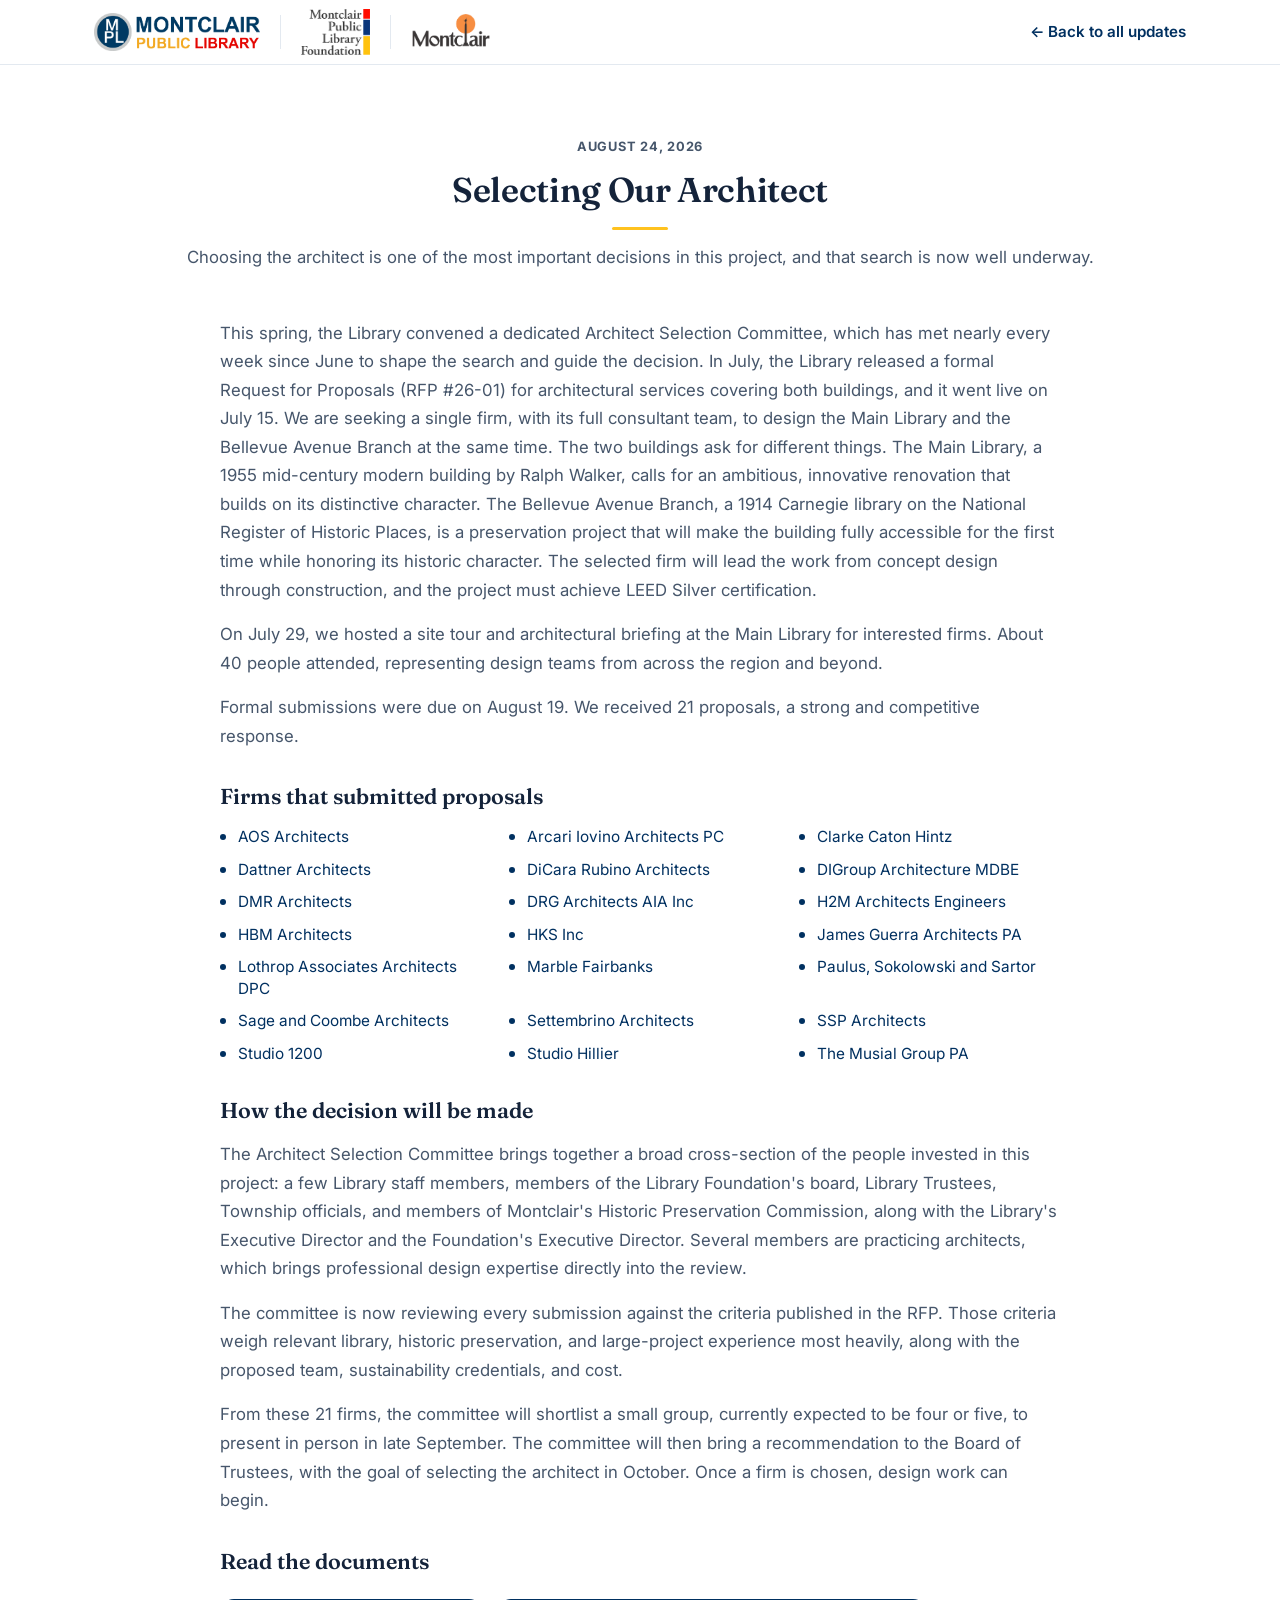
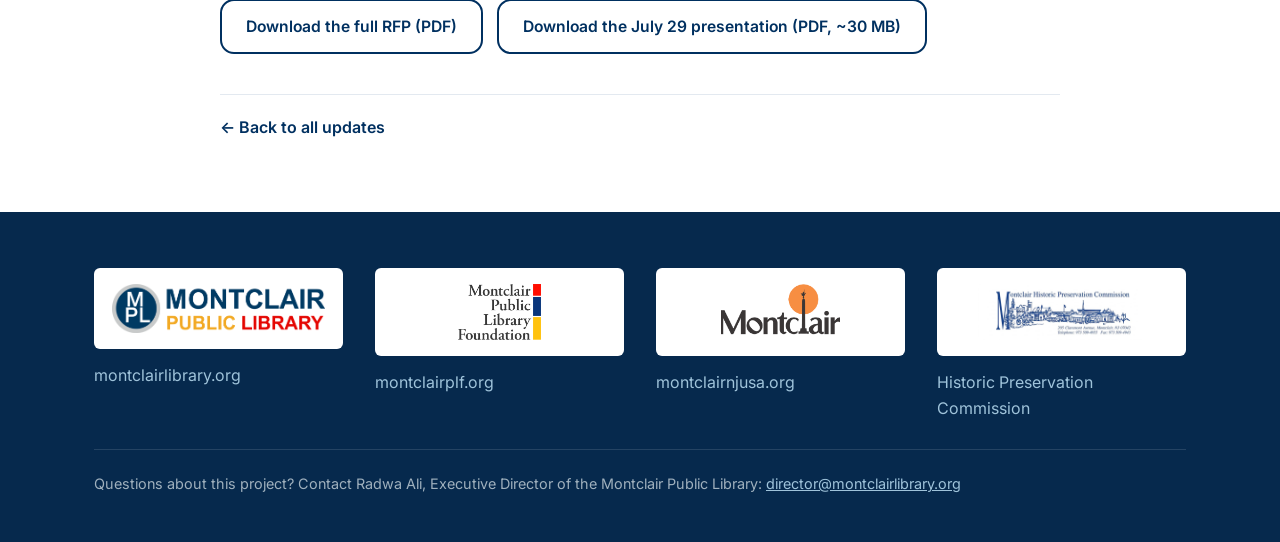
<file: updates/2026-08-selecting-our-architect.html>
<!DOCTYPE html>
<html lang="en">
<head>
<meta charset="utf-8">
<meta name="viewport" content="width=device-width, initial-scale=1">
<title>Selecting Our Architect — Montclair Public Library &amp; Cultural Center</title>
<meta name="description" content="An update on the Montclair Public Library architect search: the RFP, the July 29 site tour, the 21 firms that submitted proposals, and what happens next.">
<link rel="canonical" href="https://montclairlibrary.github.io/renovation/updates/2026-08-selecting-our-architect.html">
<link rel="icon" type="image/png" href="../favicon.png">

<!-- Open Graph / social share -->
<meta property="og:type" content="article">
<meta property="og:site_name" content="Montclair Public Library">
<meta property="og:title" content="Selecting Our Architect">
<meta property="og:description" content="An update on the Montclair Public Library architect search: the RFP, the July 29 site tour, the 21 firms that submitted proposals, and what happens next.">
<meta property="og:url" content="https://montclairlibrary.github.io/renovation/updates/2026-08-selecting-our-architect.html">
<meta property="og:image" content="https://montclairlibrary.github.io/renovation/share-image.jpg">
<meta property="og:image:width" content="1200">
<meta property="og:image:height" content="630">
<meta property="og:image:alt" content="The Montclair Public Library Main Library building, with the CAFE Capital Campaign title.">

<meta name="twitter:card" content="summary_large_image">
<meta name="twitter:title" content="Selecting Our Architect">
<meta name="twitter:description" content="An update on the Montclair Public Library architect search.">
<meta name="twitter:image" content="https://montclairlibrary.github.io/renovation/share-image.jpg">

<link rel="preconnect" href="https://fonts.googleapis.com">
<link rel="preconnect" href="https://fonts.gstatic.com" crossorigin>
<link href="https://fonts.googleapis.com/css2?family=Fraunces:opsz,wght@9..144,400;9..144,500;9..144,600&family=Inter:wght@400;500;600;700;800&family=Space+Grotesk:wght@500;600;700&display=swap" rel="stylesheet">
<link rel="stylesheet" href="../assets/site.css?v=2">
</head>
<body>

<!-- ===== NAV ===== -->
<header class="nav">
  <div class="wrap nav-inner">
    <div class="brand-logos">
      <a href="../index.html"><img class="nav-logo-mpl" src="../MPL_Logo_Color.png" alt="Montclair Public Library"></a>
      <span class="nav-divider"></span>
      <a href="https://montclairplf.org" target="_blank" rel="noopener"><img class="nav-logo-mplf" src="../cropped-MPLF-logo.png" alt="Montclair Public Library Foundation"></a>
      <span class="nav-divider"></span>
      <img class="nav-logo-twp" src="../Montclair-Township-Logo.png" alt="Township of Montclair">
    </div>
    <a class="nav-back" href="../index.html#updates">&larr; Back to all updates</a>
  </div>
</header>

<!-- ===== ARTICLE ===== -->
<article>
  <section>
    <div class="wrap">
      <div class="section-head section-head--wide">
        <span class="article-date">August 24, 2026</span>
        <h2>Selecting Our Architect</h2>
        <p>Choosing the architect is one of the most important decisions in this project, and that search is now well underway.</p>
      </div>

      <div class="arch-body">
        <p>This spring, the Library convened a dedicated Architect Selection Committee, which has met nearly every week since June to shape the search and guide the decision. In July, the Library released a formal Request for Proposals (RFP #26-01) for architectural services covering both buildings, and it went live on July 15. We are seeking a single firm, with its full consultant team, to design the Main Library and the Bellevue Avenue Branch at the same time. The two buildings ask for different things. The Main Library, a 1955 mid-century modern building by Ralph Walker, calls for an ambitious, innovative renovation that builds on its distinctive character. The Bellevue Avenue Branch, a 1914 Carnegie library on the National Register of Historic Places, is a preservation project that will make the building fully accessible for the first time while honoring its historic character. The selected firm will lead the work from concept design through construction, and the project must achieve LEED Silver certification.</p>
        <p>On July 29, we hosted a site tour and architectural briefing at the Main Library for interested firms. About 40 people attended, representing design teams from across the region and beyond.</p>
        <p>Formal submissions were due on August 19. We received 21 proposals, a strong and competitive response.</p>
      </div>

      <h3 class="arch-subhead">Firms that submitted proposals</h3>
      <ul class="firm-grid">
        <li><a href="https://www.aosarchitects.com" target="_blank" rel="noopener">AOS Architects</a></li>
        <li><a href="https://www.aiarchs.com" target="_blank" rel="noopener">Arcari Iovino Architects PC</a></li>
        <li><a href="https://clarkecatonhintz.com" target="_blank" rel="noopener">Clarke Caton Hintz</a></li>
        <li><a href="https://www.dattner.com" target="_blank" rel="noopener">Dattner Architects</a></li>
        <li><a href="https://www.dicararubino.com" target="_blank" rel="noopener">DiCara Rubino Architects</a></li>
        <li><a href="https://www.digrouparchitecture.com" target="_blank" rel="noopener">DIGroup Architecture MDBE</a></li>
        <li><a href="https://www.dmrarchitects.com" target="_blank" rel="noopener">DMR Architects</a></li>
        <li><a href="https://drg-architects.com" target="_blank" rel="noopener">DRG Architects AIA Inc</a></li>
        <li><a href="https://www.h2m.com" target="_blank" rel="noopener">H2M Architects Engineers</a></li>
        <li><a href="https://www.hbmarchitects.com" target="_blank" rel="noopener">HBM Architects</a></li>
        <li><a href="https://www.hksinc.com" target="_blank" rel="noopener">HKS Inc</a></li>
        <li><a href="https://www.jamesguerraarchitects.com" target="_blank" rel="noopener">James Guerra Architects PA</a></li>
        <li><a href="https://lothropassociates.com" target="_blank" rel="noopener">Lothrop Associates Architects DPC</a></li>
        <li><a href="https://www.marblefairbanks.com" target="_blank" rel="noopener">Marble Fairbanks</a></li>
        <li><a href="https://www.psands.com" target="_blank" rel="noopener">Paulus, Sokolowski and Sartor</a></li>
        <li><a href="https://www.sageandcoombe.com" target="_blank" rel="noopener">Sage and Coombe Architects</a></li>
        <li><a href="https://www.settembrino.com" target="_blank" rel="noopener">Settembrino Architects</a></li>
        <li><a href="https://www.ssparchitects.com" target="_blank" rel="noopener">SSP Architects</a></li>
        <li><a href="https://www.studio1200.com" target="_blank" rel="noopener">Studio 1200</a></li>
        <li><a href="https://www.studiohillier.com" target="_blank" rel="noopener">Studio Hillier</a></li>
        <li><a href="https://www.themusialgroup.com" target="_blank" rel="noopener">The Musial Group PA</a></li>
      </ul>

      <h3 class="arch-subhead">How the decision will be made</h3>
      <div class="arch-body">
        <p>The Architect Selection Committee brings together a broad cross-section of the people invested in this project: a few Library staff members, members of the Library Foundation's board, Library Trustees, Township officials, and members of Montclair's Historic Preservation Commission, along with the Library's Executive Director and the Foundation's Executive Director. Several members are practicing architects, which brings professional design expertise directly into the review.</p>
        <p>The committee is now reviewing every submission against the criteria published in the RFP. Those criteria weigh relevant library, historic preservation, and large-project experience most heavily, along with the proposed team, sustainability credentials, and cost.</p>
        <p>From these 21 firms, the committee will shortlist a small group, currently expected to be four or five, to present in person in late September. The committee will then bring a recommendation to the Board of Trustees, with the goal of selecting the architect in October. Once a firm is chosen, design work can begin.</p>
      </div>

      <h3 class="arch-subhead">Read the documents</h3>
      <div class="arch-docs">
        <a class="btn btn-outline" href="../MPL-RFP-26-01-Architectural-Services.pdf" target="_blank" rel="noopener">Download the full RFP (PDF)</a>
        <a class="btn btn-outline" href="../MPL-Site-Tour-Architectural-Briefing.pdf" target="_blank" rel="noopener">Download the July 29 presentation (PDF, ~30 MB)</a>
      </div>

      <div class="article-foot">
        <a href="../index.html#updates">&larr; Back to all updates</a>
      </div>
    </div>
  </section>
</article>

<!-- ===== FOOTER ===== -->
<footer>
  <div class="wrap">
    <div class="footer-cols">
      <div class="footer-col">
        <div class="flogo"><img src="../MPL_Logo_Color.png" alt="Montclair Public Library"></div>
        <a href="https://www.montclairlibrary.org">montclairlibrary.org</a>
      </div>
      <div class="footer-col">
        <div class="flogo"><a href="https://montclairplf.org" target="_blank" rel="noopener"><img src="../cropped-MPLF-logo.png" alt="Montclair Public Library Foundation"></a></div>
        <a href="https://montclairplf.org">montclairplf.org</a>
      </div>
      <div class="footer-col">
        <div class="flogo"><img src="../Montclair-Township-Logo.png" alt="Township of Montclair"></div>
        <a href="https://www.montclairnjusa.org">montclairnjusa.org</a>
      </div>
      <div class="footer-col">
        <div class="flogo"><a href="https://www.montclairnjusa.org/Government/Advisory-Committee-Boards-and-Commissions/Historic-Preservation-Commission" target="_blank" rel="noopener"><img src="../hpc-logo.png" alt="Montclair Historic Preservation Commission"></a></div>
        <a href="https://www.montclairnjusa.org/Government/Advisory-Committee-Boards-and-Commissions/Historic-Preservation-Commission" target="_blank" rel="noopener">Historic Preservation Commission</a>
      </div>
    </div>
    <div class="footer-bottom">
      <p>Questions about this project? Contact Radwa Ali, Executive Director of the Montclair Public Library: <a href="mailto:director@montclairlibrary.org">director@montclairlibrary.org</a></p>
    </div>
  </div>
</footer>

</body>
</html>
</file>
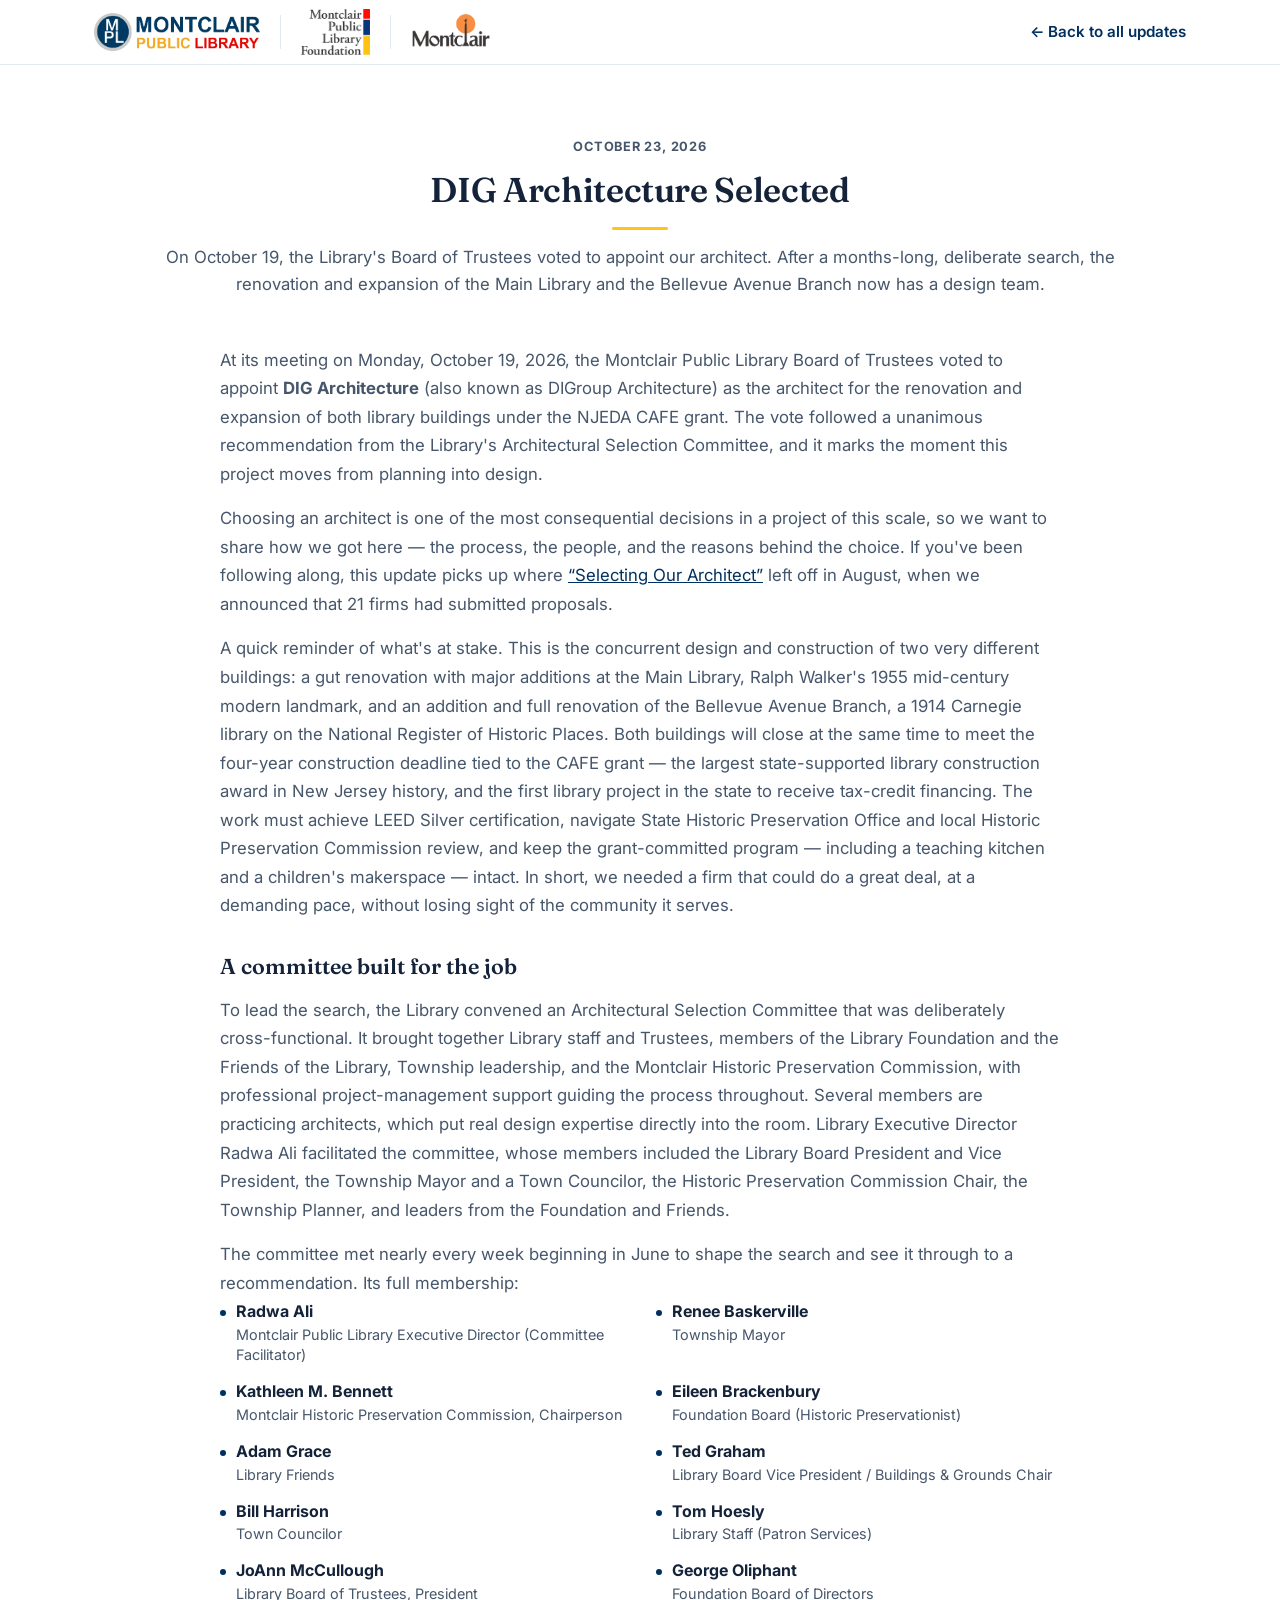
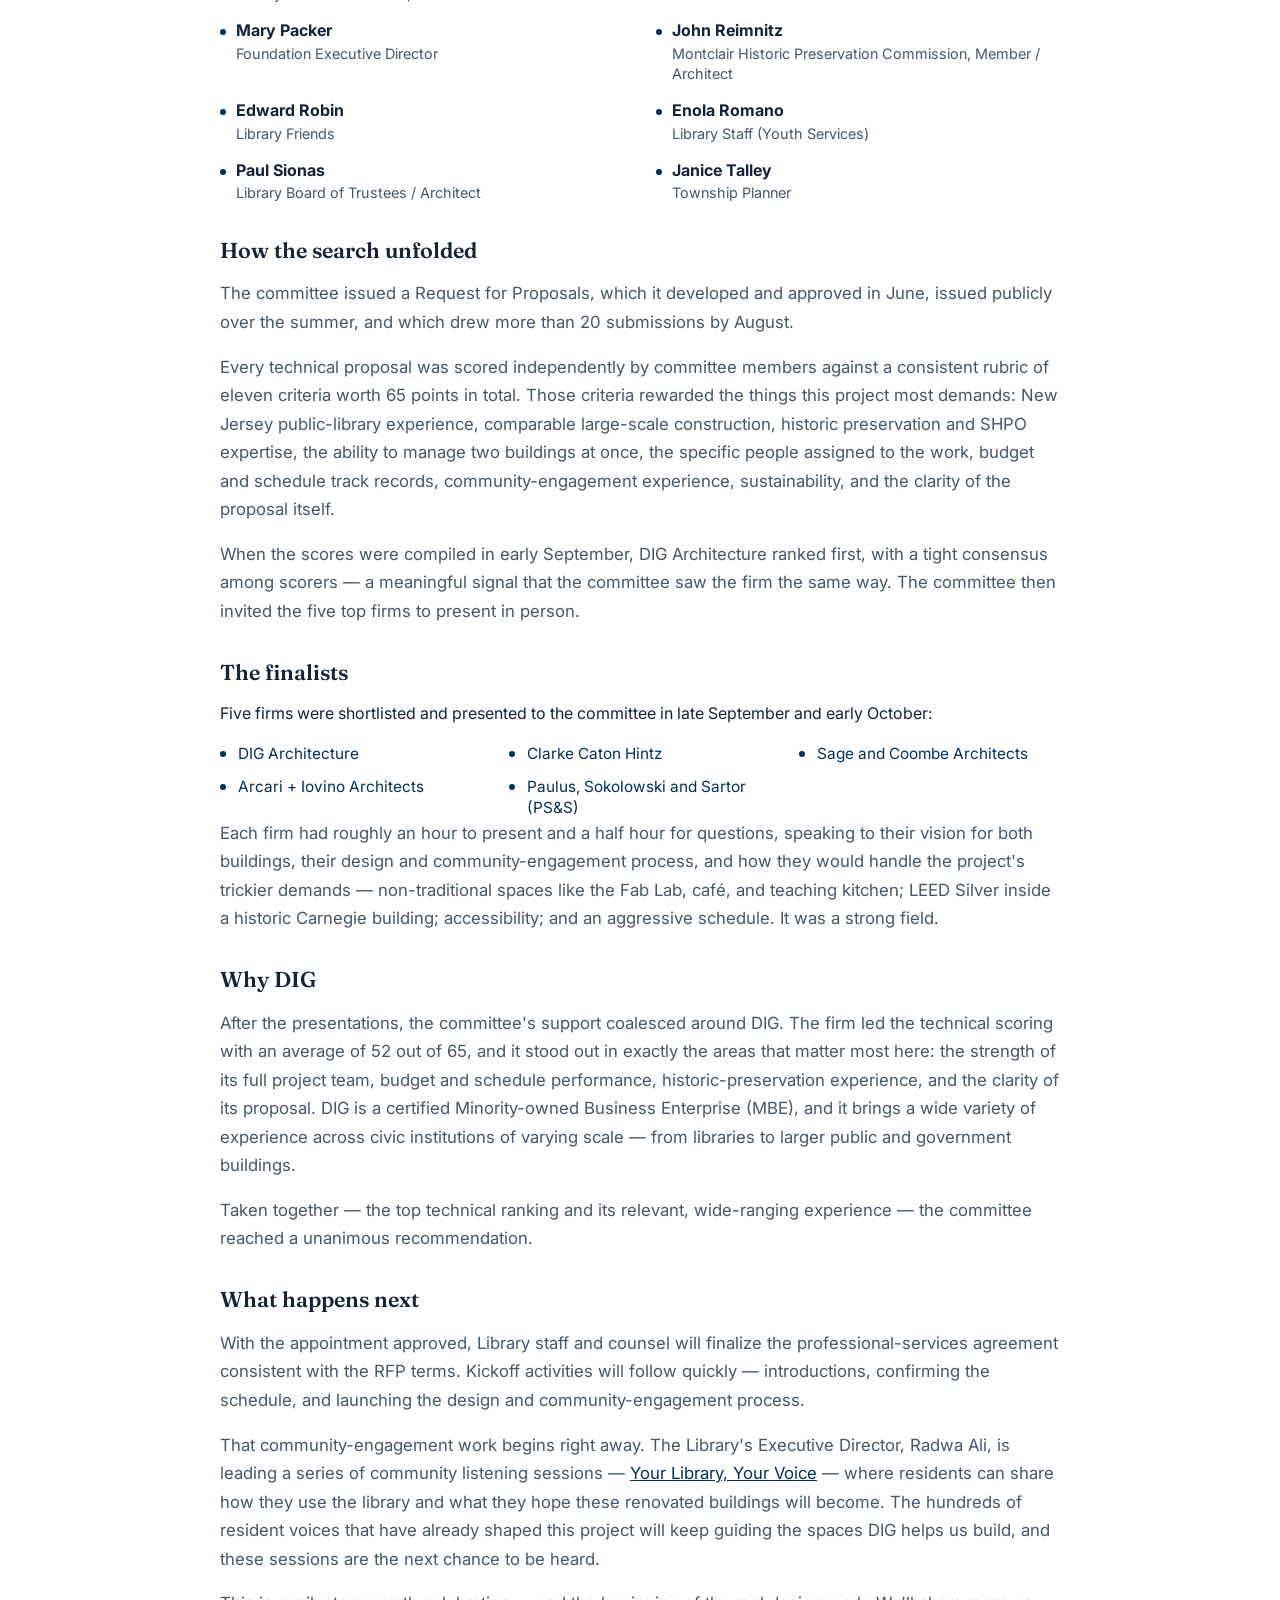
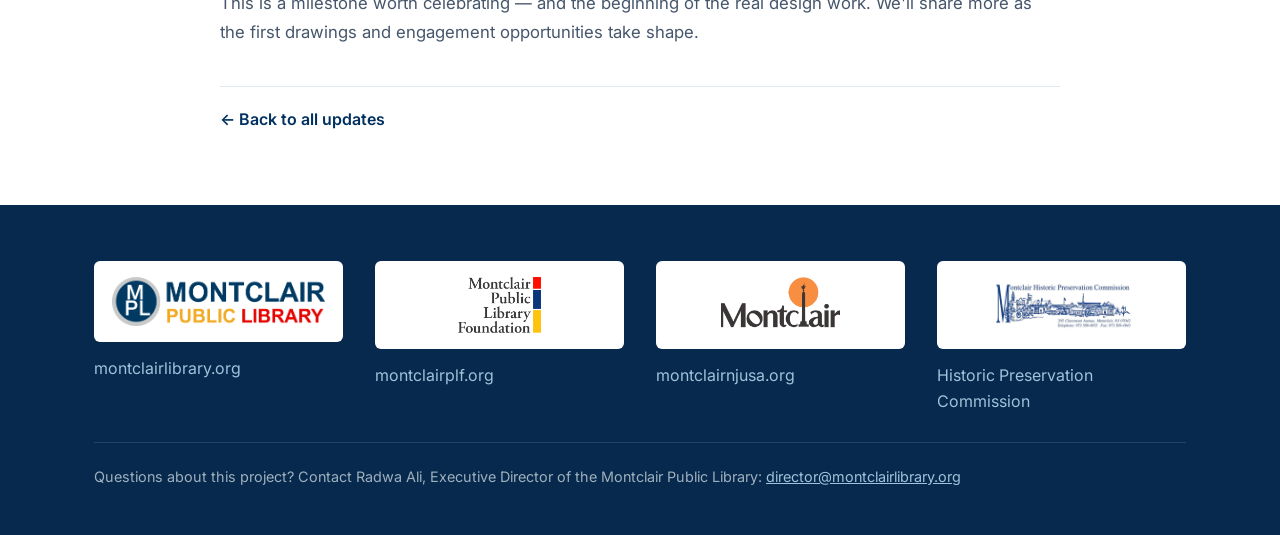
<file: updates/2026-10-dig-architecture-selected.html>
<!DOCTYPE html>
<html lang="en">
<head>
<meta charset="utf-8">
<meta name="viewport" content="width=device-width, initial-scale=1">
<title>DIG Architecture Selected — Montclair Public Library &amp; Cultural Center</title>
<meta name="description" content="On October 19, the Library's Board of Trustees appointed DIG Architecture to design the renovation and expansion of the Main Library and Bellevue Avenue Branch. Here is how the selection unfolded.">
<link rel="canonical" href="https://montclairlibrary.github.io/renovation/updates/2026-10-dig-architecture-selected.html">
<link rel="icon" type="image/png" href="../favicon.png">

<!-- Open Graph / social share -->
<meta property="og:type" content="article">
<meta property="og:site_name" content="Montclair Public Library">
<meta property="og:title" content="DIG Architecture Selected">
<meta property="og:description" content="On October 19, the Library's Board of Trustees appointed DIG Architecture to design the renovation and expansion of the Main Library and Bellevue Avenue Branch. Here is how the selection unfolded.">
<meta property="og:url" content="https://montclairlibrary.github.io/renovation/updates/2026-10-dig-architecture-selected.html">
<meta property="og:image" content="https://montclairlibrary.github.io/renovation/share-image.jpg">
<meta property="og:image:width" content="1200">
<meta property="og:image:height" content="630">
<meta property="og:image:alt" content="The Montclair Public Library Main Library building, with the CAFE Capital Campaign title.">

<meta name="twitter:card" content="summary_large_image">
<meta name="twitter:title" content="DIG Architecture Selected">
<meta name="twitter:description" content="On October 19, the Library's Board of Trustees appointed DIG Architecture to design the renovation and expansion of the Main Library and Bellevue Avenue Branch. Here is how the selection unfolded.">
<meta name="twitter:image" content="https://montclairlibrary.github.io/renovation/share-image.jpg">

<link rel="preconnect" href="https://fonts.googleapis.com">
<link rel="preconnect" href="https://fonts.gstatic.com" crossorigin>
<link href="https://fonts.googleapis.com/css2?family=Fraunces:opsz,wght@9..144,400;9..144,500;9..144,600&family=Inter:wght@400;500;600;700;800&family=Space+Grotesk:wght@500;600;700&display=swap" rel="stylesheet">
<link rel="stylesheet" href="../assets/site.css?v=2">
</head>
<body>

<!-- ===== NAV ===== -->
<header class="nav">
  <div class="wrap nav-inner">
    <div class="brand-logos">
      <a href="../index.html"><img class="nav-logo-mpl" src="../MPL_Logo_Color.png" alt="Montclair Public Library"></a>
      <span class="nav-divider"></span>
      <a href="https://montclairplf.org" target="_blank" rel="noopener"><img class="nav-logo-mplf" src="../cropped-MPLF-logo.png" alt="Montclair Public Library Foundation"></a>
      <span class="nav-divider"></span>
      <img class="nav-logo-twp" src="../Montclair-Township-Logo.png" alt="Township of Montclair">
    </div>
    <a class="nav-back" href="../index.html#updates">&larr; Back to all updates</a>
  </div>
</header>

<!-- ===== ARTICLE ===== -->
<article>
  <section>
    <div class="wrap">
      <div class="section-head section-head--wide">
        <span class="article-date">October 23, 2026</span>
        <h2>DIG Architecture Selected</h2>
        <p>On October 19, the Library's Board of Trustees voted to appoint our architect. After a months-long, deliberate search, the renovation and expansion of the Main Library and the Bellevue Avenue Branch now has a design team.</p>
      </div>

      <div class="arch-body">
        <p>At its meeting on Monday, October 19, 2026, the Montclair Public Library Board of Trustees voted to appoint <strong>DIG Architecture</strong> (also known as DIGroup Architecture) as the architect for the renovation and expansion of both library buildings under the NJEDA CAFE grant. The vote followed a unanimous recommendation from the Library's Architectural Selection Committee, and it marks the moment this project moves from planning into design.</p>
        <p>Choosing an architect is one of the most consequential decisions in a project of this scale, so we want to share how we got here &mdash; the process, the people, and the reasons behind the choice. If you've been following along, this update picks up where <a href="../index.html#updates">&ldquo;Selecting Our Architect&rdquo;</a> left off in August, when we announced that 21 firms had submitted proposals.</p>
        <p>A quick reminder of what's at stake. This is the concurrent design and construction of two very different buildings: a gut renovation with major additions at the Main Library, Ralph Walker's 1955 mid-century modern landmark, and an addition and full renovation of the Bellevue Avenue Branch, a 1914 Carnegie library on the National Register of Historic Places. Both buildings will close at the same time to meet the four-year construction deadline tied to the CAFE grant &mdash; the largest state-supported library construction award in New Jersey history, and the first library project in the state to receive tax-credit financing. The work must achieve LEED Silver certification, navigate State Historic Preservation Office and local Historic Preservation Commission review, and keep the grant-committed program &mdash; including a teaching kitchen and a children's makerspace &mdash; intact. In short, we needed a firm that could do a great deal, at a demanding pace, without losing sight of the community it serves.</p>
      </div>

      <h3 class="arch-subhead">A committee built for the job</h3>
      <div class="arch-body">
        <p>To lead the search, the Library convened an Architectural Selection Committee that was deliberately cross-functional. It brought together Library staff and Trustees, members of the Library Foundation and the Friends of the Library, Township leadership, and the Montclair Historic Preservation Commission, with professional project-management support guiding the process throughout. Several members are practicing architects, which put real design expertise directly into the room. Library Executive Director Radwa Ali facilitated the committee, whose members included the Library Board President and Vice President, the Township Mayor and a Town Councilor, the Historic Preservation Commission Chair, the Township Planner, and leaders from the Foundation and Friends.</p>
        <p>The committee met nearly every week beginning in June to shape the search and see it through to a recommendation. Its full membership:</p>
      </div>
      <ul class="roster">
        <li><span class="r-name">Radwa Ali</span><span class="r-role">Montclair Public Library Executive Director (Committee Facilitator)</span></li>
        <li><span class="r-name">Renee Baskerville</span><span class="r-role">Township Mayor</span></li>
        <li><span class="r-name">Kathleen M. Bennett</span><span class="r-role">Montclair Historic Preservation Commission, Chairperson</span></li>
        <li><span class="r-name">Eileen Brackenbury</span><span class="r-role">Foundation Board (Historic Preservationist)</span></li>
        <li><span class="r-name">Adam Grace</span><span class="r-role">Library Friends</span></li>
        <li><span class="r-name">Ted Graham</span><span class="r-role">Library Board Vice President / Buildings &amp; Grounds Chair</span></li>
        <li><span class="r-name">Bill Harrison</span><span class="r-role">Town Councilor</span></li>
        <li><span class="r-name">Tom Hoesly</span><span class="r-role">Library Staff (Patron Services)</span></li>
        <li><span class="r-name">JoAnn McCullough</span><span class="r-role">Library Board of Trustees, President</span></li>
        <li><span class="r-name">George Oliphant</span><span class="r-role">Foundation Board of Directors</span></li>
        <li><span class="r-name">Mary Packer</span><span class="r-role">Foundation Executive Director</span></li>
        <li><span class="r-name">John Reimnitz</span><span class="r-role">Montclair Historic Preservation Commission, Member / Architect</span></li>
        <li><span class="r-name">Edward Robin</span><span class="r-role">Library Friends</span></li>
        <li><span class="r-name">Enola Romano</span><span class="r-role">Library Staff (Youth Services)</span></li>
        <li><span class="r-name">Paul Sionas</span><span class="r-role">Library Board of Trustees / Architect</span></li>
        <li><span class="r-name">Janice Talley</span><span class="r-role">Township Planner</span></li>
      </ul>

      <h3 class="arch-subhead">How the search unfolded</h3>
      <div class="arch-body">
        <p>The committee issued a Request for Proposals, which it developed and approved in June, issued publicly over the summer, and which drew more than 20 submissions by August.</p>
        <p>Every technical proposal was scored independently by committee members against a consistent rubric of eleven criteria worth 65 points in total. Those criteria rewarded the things this project most demands: New Jersey public-library experience, comparable large-scale construction, historic preservation and SHPO expertise, the ability to manage two buildings at once, the specific people assigned to the work, budget and schedule track records, community-engagement experience, sustainability, and the clarity of the proposal itself.</p>
        <p>When the scores were compiled in early September, DIG Architecture ranked first, with a tight consensus among scorers &mdash; a meaningful signal that the committee saw the firm the same way. The committee then invited the five top firms to present in person.</p>
      </div>

      <h3 class="arch-subhead">The finalists</h3>
      <p class="arch-body" style="margin-bottom:16px;">Five firms were shortlisted and presented to the committee in late September and early October:</p>
      <ul class="firm-grid">
        <li><a href="https://www.digrouparchitecture.com" target="_blank" rel="noopener">DIG Architecture</a></li>
        <li><a href="https://clarkecatonhintz.com" target="_blank" rel="noopener">Clarke Caton Hintz</a></li>
        <li><a href="https://www.sageandcoombe.com" target="_blank" rel="noopener">Sage and Coombe Architects</a></li>
        <li><a href="https://www.aiarchs.com" target="_blank" rel="noopener">Arcari + Iovino Architects</a></li>
        <li><a href="https://www.psands.com" target="_blank" rel="noopener">Paulus, Sokolowski and Sartor (PS&amp;S)</a></li>
      </ul>
      <div class="arch-body">
        <p>Each firm had roughly an hour to present and a half hour for questions, speaking to their vision for both buildings, their design and community-engagement process, and how they would handle the project's trickier demands &mdash; non-traditional spaces like the Fab Lab, caf&eacute;, and teaching kitchen; LEED Silver inside a historic Carnegie building; accessibility; and an aggressive schedule. It was a strong field.</p>
      </div>

      <h3 class="arch-subhead">Why DIG</h3>
      <div class="arch-body">
        <p>After the presentations, the committee's support coalesced around DIG. The firm led the technical scoring with an average of 52 out of 65, and it stood out in exactly the areas that matter most here: the strength of its full project team, budget and schedule performance, historic-preservation experience, and the clarity of its proposal. DIG is a certified Minority-owned Business Enterprise (MBE), and it brings a wide variety of experience across civic institutions of varying scale &mdash; from libraries to larger public and government buildings.</p>
        <p>Taken together &mdash; the top technical ranking and its relevant, wide-ranging experience &mdash; the committee reached a unanimous recommendation.</p>
      </div>

      <h3 class="arch-subhead">What happens next</h3>
      <div class="arch-body">
        <p>With the appointment approved, Library staff and counsel will finalize the professional-services agreement consistent with the RFP terms. Kickoff activities will follow quickly &mdash; introductions, confirming the schedule, and launching the design and community-engagement process.</p>
        <p>That community-engagement work begins right away. The Library's Executive Director, Radwa Ali, is leading a series of community listening sessions &mdash; <a href="2026-10-your-library-your-voice.html">Your Library, Your Voice</a> &mdash; where residents can share how they use the library and what they hope these renovated buildings will become. The hundreds of resident voices that have already shaped this project will keep guiding the spaces DIG helps us build, and these sessions are the next chance to be heard.</p>
        <p>This is a milestone worth celebrating &mdash; and the beginning of the real design work. We'll share more as the first drawings and engagement opportunities take shape.</p>
      </div>

      <div class="article-foot">
        <a href="../index.html#updates">&larr; Back to all updates</a>
      </div>
    </div>
  </section>
</article>

<!-- ===== FOOTER ===== -->
<footer>
  <div class="wrap">
    <div class="footer-cols">
      <div class="footer-col">
        <div class="flogo"><img src="../MPL_Logo_Color.png" alt="Montclair Public Library"></div>
        <a href="https://www.montclairlibrary.org">montclairlibrary.org</a>
      </div>
      <div class="footer-col">
        <div class="flogo"><a href="https://montclairplf.org" target="_blank" rel="noopener"><img src="../cropped-MPLF-logo.png" alt="Montclair Public Library Foundation"></a></div>
        <a href="https://montclairplf.org">montclairplf.org</a>
      </div>
      <div class="footer-col">
        <div class="flogo"><img src="../Montclair-Township-Logo.png" alt="Township of Montclair"></div>
        <a href="https://www.montclairnjusa.org">montclairnjusa.org</a>
      </div>
      <div class="footer-col">
        <div class="flogo"><a href="https://www.montclairnjusa.org/Government/Advisory-Committee-Boards-and-Commissions/Historic-Preservation-Commission" target="_blank" rel="noopener"><img src="../hpc-logo.png" alt="Montclair Historic Preservation Commission"></a></div>
        <a href="https://www.montclairnjusa.org/Government/Advisory-Committee-Boards-and-Commissions/Historic-Preservation-Commission" target="_blank" rel="noopener">Historic Preservation Commission</a>
      </div>
    </div>
    <div class="footer-bottom">
      <p>Questions about this project? Contact Radwa Ali, Executive Director of the Montclair Public Library: <a href="mailto:director@montclairlibrary.org">director@montclairlibrary.org</a></p>
    </div>
  </div>
</footer>

</body>
</html>
</file>
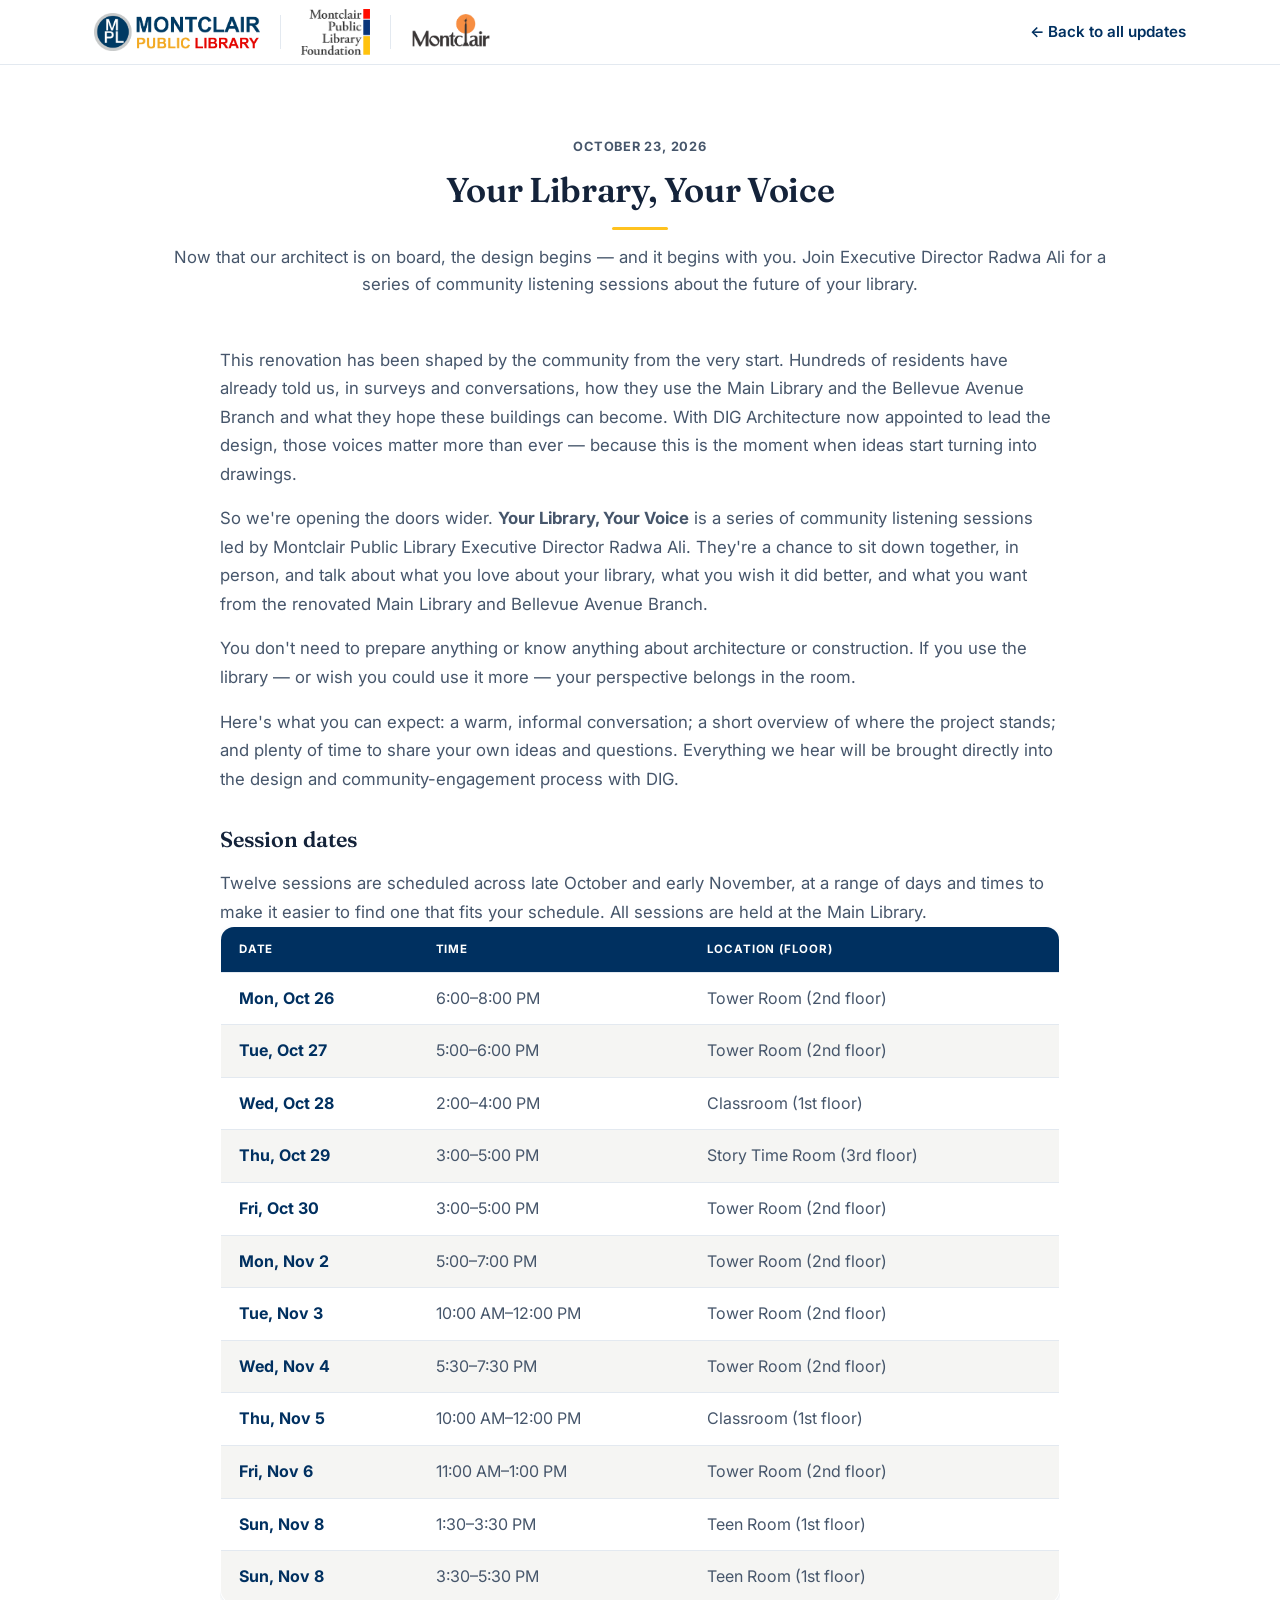
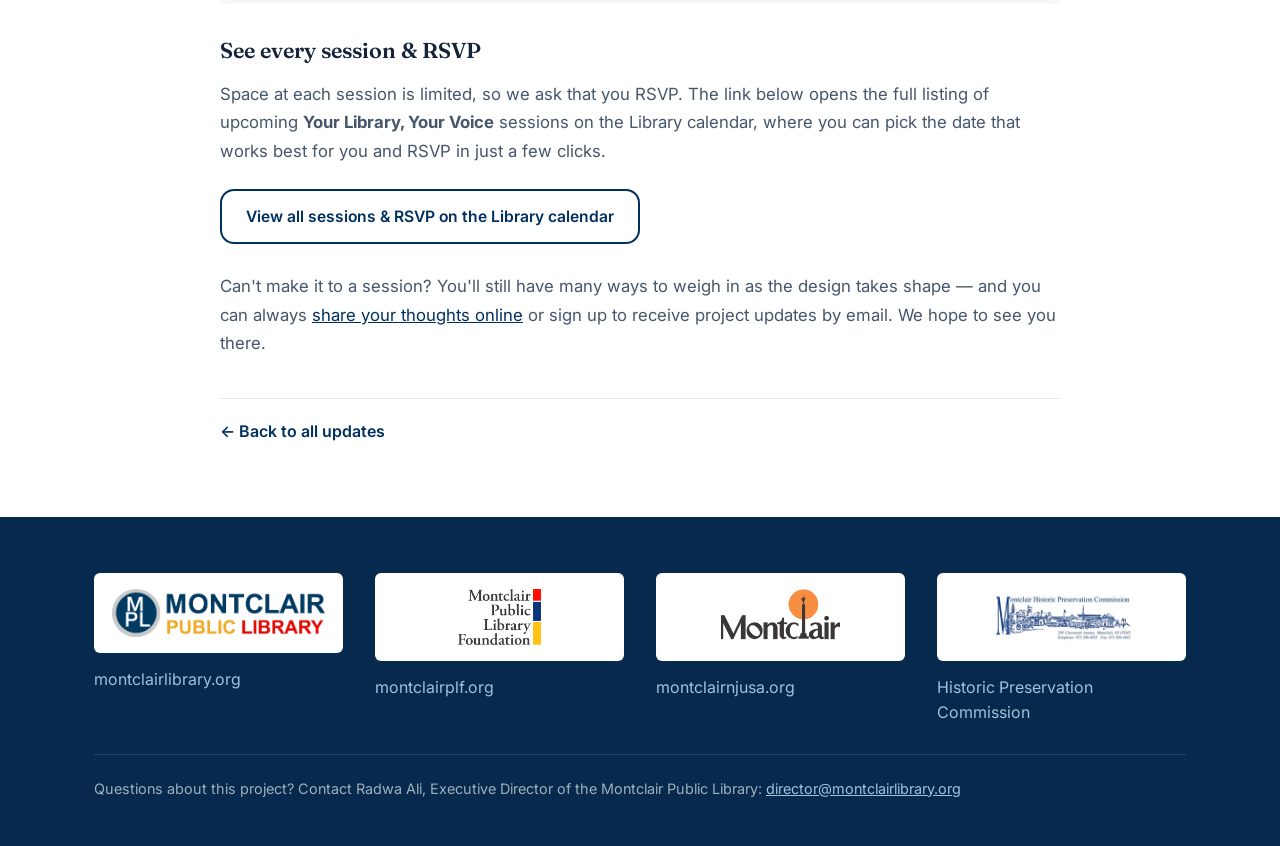
<file: updates/2026-10-your-library-your-voice.html>
<!DOCTYPE html>
<html lang="en">
<head>
<meta charset="utf-8">
<meta name="viewport" content="width=device-width, initial-scale=1">
<title>Your Library, Your Voice — Montclair Public Library &amp; Cultural Center</title>
<meta name="description" content="Join Montclair Public Library Executive Director Radwa Ali for Your Library, Your Voice — a series of community listening sessions to help shape the renovated Main Library and Bellevue Avenue Branch.">
<link rel="canonical" href="https://montclairlibrary.github.io/renovation/updates/2026-10-your-library-your-voice.html">
<link rel="icon" type="image/png" href="../favicon.png">

<!-- Open Graph / social share -->
<meta property="og:type" content="article">
<meta property="og:site_name" content="Montclair Public Library">
<meta property="og:title" content="Your Library, Your Voice">
<meta property="og:description" content="Join us for community listening sessions to help shape the renovated Main Library and Bellevue Avenue Branch.">
<meta property="og:url" content="https://montclairlibrary.github.io/renovation/updates/2026-10-your-library-your-voice.html">
<meta property="og:image" content="https://montclairlibrary.github.io/renovation/share-image.jpg">
<meta property="og:image:width" content="1200">
<meta property="og:image:height" content="630">
<meta property="og:image:alt" content="The Montclair Public Library Main Library building, with the CAFE Capital Campaign title.">

<meta name="twitter:card" content="summary_large_image">
<meta name="twitter:title" content="Your Library, Your Voice">
<meta name="twitter:description" content="Community listening sessions to help shape the renovated Montclair Public Library.">
<meta name="twitter:image" content="https://montclairlibrary.github.io/renovation/share-image.jpg">

<link rel="preconnect" href="https://fonts.googleapis.com">
<link rel="preconnect" href="https://fonts.gstatic.com" crossorigin>
<link href="https://fonts.googleapis.com/css2?family=Fraunces:opsz,wght@9..144,400;9..144,500;9..144,600&family=Inter:wght@400;500;600;700;800&family=Space+Grotesk:wght@500;600;700&display=swap" rel="stylesheet">
<link rel="stylesheet" href="../assets/site.css?v=2">
</head>
<body>

<!-- ===== NAV ===== -->
<header class="nav">
  <div class="wrap nav-inner">
    <div class="brand-logos">
      <a href="../index.html"><img class="nav-logo-mpl" src="../MPL_Logo_Color.png" alt="Montclair Public Library"></a>
      <span class="nav-divider"></span>
      <a href="https://montclairplf.org" target="_blank" rel="noopener"><img class="nav-logo-mplf" src="../cropped-MPLF-logo.png" alt="Montclair Public Library Foundation"></a>
      <span class="nav-divider"></span>
      <img class="nav-logo-twp" src="../Montclair-Township-Logo.png" alt="Township of Montclair">
    </div>
    <a class="nav-back" href="../index.html#updates">&larr; Back to all updates</a>
  </div>
</header>

<!-- ===== ARTICLE ===== -->
<article>
  <section>
    <div class="wrap">
      <div class="section-head section-head--wide">
        <span class="article-date">October 23, 2026</span>
        <h2>Your Library, Your Voice</h2>
        <p>Now that our architect is on board, the design begins &mdash; and it begins with you. Join Executive Director Radwa Ali for a series of community listening sessions about the future of your library.</p>
      </div>

      <div class="arch-body">
        <p>This renovation has been shaped by the community from the very start. Hundreds of residents have already told us, in surveys and conversations, how they use the Main Library and the Bellevue Avenue Branch and what they hope these buildings can become. With DIG Architecture now appointed to lead the design, those voices matter more than ever &mdash; because this is the moment when ideas start turning into drawings.</p>
        <p>So we're opening the doors wider. <strong>Your Library, Your Voice</strong> is a series of community listening sessions led by Montclair Public Library Executive Director Radwa Ali. They're a chance to sit down together, in person, and talk about what you love about your library, what you wish it did better, and what you want from the renovated Main Library and Bellevue Avenue Branch.</p>
        <p>You don't need to prepare anything or know anything about architecture or construction. If you use the library &mdash; or wish you could use it more &mdash; your perspective belongs in the room.</p>
        <p>Here's what you can expect: a warm, informal conversation; a short overview of where the project stands; and plenty of time to share your own ideas and questions. Everything we hear will be brought directly into the design and community-engagement process with DIG.</p>
      </div>

      <h3 class="arch-subhead">Session dates</h3>
      <div class="arch-body">
        <p>Twelve sessions are scheduled across late October and early November, at a range of days and times to make it easier to find one that fits your schedule. All sessions are held at the Main Library.</p>
      </div>
      <div class="schedule-wrap">
        <table class="schedule">
          <thead>
            <tr><th scope="col">Date</th><th scope="col">Time</th><th scope="col">Location (floor)</th></tr>
          </thead>
          <tbody>
            <tr><td class="sch-day">Mon, Oct 26</td><td class="sch-time">6:00&ndash;8:00 PM</td><td class="sch-room">Tower Room (2nd floor)</td></tr>
            <tr><td class="sch-day">Tue, Oct 27</td><td class="sch-time">5:00&ndash;6:00 PM</td><td class="sch-room">Tower Room (2nd floor)</td></tr>
            <tr><td class="sch-day">Wed, Oct 28</td><td class="sch-time">2:00&ndash;4:00 PM</td><td class="sch-room">Classroom (1st floor)</td></tr>
            <tr><td class="sch-day">Thu, Oct 29</td><td class="sch-time">3:00&ndash;5:00 PM</td><td class="sch-room">Story Time Room (3rd floor)</td></tr>
            <tr><td class="sch-day">Fri, Oct 30</td><td class="sch-time">3:00&ndash;5:00 PM</td><td class="sch-room">Tower Room (2nd floor)</td></tr>
            <tr><td class="sch-day">Mon, Nov 2</td><td class="sch-time">5:00&ndash;7:00 PM</td><td class="sch-room">Tower Room (2nd floor)</td></tr>
            <tr><td class="sch-day">Tue, Nov 3</td><td class="sch-time">10:00 AM&ndash;12:00 PM</td><td class="sch-room">Tower Room (2nd floor)</td></tr>
            <tr><td class="sch-day">Wed, Nov 4</td><td class="sch-time">5:30&ndash;7:30 PM</td><td class="sch-room">Tower Room (2nd floor)</td></tr>
            <tr><td class="sch-day">Thu, Nov 5</td><td class="sch-time">10:00 AM&ndash;12:00 PM</td><td class="sch-room">Classroom (1st floor)</td></tr>
            <tr><td class="sch-day">Fri, Nov 6</td><td class="sch-time">11:00 AM&ndash;1:00 PM</td><td class="sch-room">Tower Room (2nd floor)</td></tr>
            <tr><td class="sch-day">Sun, Nov 8</td><td class="sch-time">1:30&ndash;3:30 PM</td><td class="sch-room">Teen Room (1st floor)</td></tr>
            <tr><td class="sch-day">Sun, Nov 8</td><td class="sch-time">3:30&ndash;5:30 PM</td><td class="sch-room">Teen Room (1st floor)</td></tr>
          </tbody>
        </table>
      </div>

      <h3 class="arch-subhead">See every session &amp; RSVP</h3>
      <div class="arch-body">
        <p>Space at each session is limited, so we ask that you RSVP. The link below opens the full listing of upcoming <strong>Your Library, Your Voice</strong> sessions on the Library calendar, where you can pick the date that works best for you and RSVP in just a few clicks.</p>
      </div>
      <div class="arch-docs">
        <a class="btn btn-outline" href="https://bccls.libcal.com/calendar/montclair?t=d&amp;q=Your%20library%20your%20voice&amp;cid=10306&amp;cal=10306&amp;inc=0" target="_blank" rel="noopener">View all sessions &amp; RSVP on the Library calendar</a>
      </div>

      <div class="arch-body" style="margin-top:28px;">
        <p>Can't make it to a session? You'll still have many ways to weigh in as the design takes shape &mdash; and you can always <a href="../index.html#feedback">share your thoughts online</a> or sign up to receive project updates by email. We hope to see you there.</p>
      </div>

      <div class="article-foot">
        <a href="../index.html#updates">&larr; Back to all updates</a>
      </div>
    </div>
  </section>
</article>

<!-- ===== FOOTER ===== -->
<footer>
  <div class="wrap">
    <div class="footer-cols">
      <div class="footer-col">
        <div class="flogo"><img src="../MPL_Logo_Color.png" alt="Montclair Public Library"></div>
        <a href="https://www.montclairlibrary.org">montclairlibrary.org</a>
      </div>
      <div class="footer-col">
        <div class="flogo"><a href="https://montclairplf.org" target="_blank" rel="noopener"><img src="../cropped-MPLF-logo.png" alt="Montclair Public Library Foundation"></a></div>
        <a href="https://montclairplf.org">montclairplf.org</a>
      </div>
      <div class="footer-col">
        <div class="flogo"><img src="../Montclair-Township-Logo.png" alt="Township of Montclair"></div>
        <a href="https://www.montclairnjusa.org">montclairnjusa.org</a>
      </div>
      <div class="footer-col">
        <div class="flogo"><a href="https://www.montclairnjusa.org/Government/Advisory-Committee-Boards-and-Commissions/Historic-Preservation-Commission" target="_blank" rel="noopener"><img src="../hpc-logo.png" alt="Montclair Historic Preservation Commission"></a></div>
        <a href="https://www.montclairnjusa.org/Government/Advisory-Committee-Boards-and-Commissions/Historic-Preservation-Commission" target="_blank" rel="noopener">Historic Preservation Commission</a>
      </div>
    </div>
    <div class="footer-bottom">
      <p>Questions about this project? Contact Radwa Ali, Executive Director of the Montclair Public Library: <a href="mailto:director@montclairlibrary.org">director@montclairlibrary.org</a></p>
    </div>
  </div>
</footer>

</body>
</html>
</file>
<file: assets/site.css>
:root {
    --ink: #14233a;
    --ink-soft: #46566b;
    --brand: #003060;
    --brand-dark: #00254d;
    --accent: #ffc21f;
    --accent-dark: #f2ad00;
    --accent-ink: #4a3500;
    --line: #e3e9f0;
    --bg: #ffffff;
    --bg-alt: #f5f5f3;
    --bg-deep: #06294d;
    --radius: 14px;
    --radius-sm: 10px;
    --maxw: 1140px;
    --font-display: 'Fraunces', Georgia, 'Times New Roman', serif;
    --font-sans: 'Inter', -apple-system, BlinkMacSystemFont, "Segoe UI", Helvetica, Arial, sans-serif;
    --font-num: 'Space Grotesk', 'Inter', sans-serif;
    /* Card / stat palette */
    --c-navy: #0a3d6e;
    --c-yellow: #ffc21f;
    --c-green: #3f7a52;
    --c-red: #d8443a;
    --shadow-sm: 0 1px 2px rgba(16, 62, 105, 0.06), 0 2px 6px rgba(16, 62, 105, 0.05);
    --shadow: 0 2px 6px rgba(16, 62, 105, 0.06), 0 10px 28px rgba(16, 62, 105, 0.08);
    --shadow-lg: 0 6px 16px rgba(16, 62, 105, 0.10), 0 22px 50px rgba(16, 62, 105, 0.16);
    --ease: cubic-bezier(0.22, 0.61, 0.36, 1);
  }

  * { box-sizing: border-box; }

  html { scroll-behavior: smooth; }

  body {
    margin: 0;
    font-family: var(--font-sans);
    color: var(--ink);
    background: var(--bg) !important;
    line-height: 1.6;
    -webkit-font-smoothing: antialiased;
    text-rendering: optimizeLegibility;
  }

  h1, h2, h3 { line-height: 1.2; color: var(--ink); }
  h1, h2 { font-family: var(--font-display); font-weight: 600; letter-spacing: -0.01em; }
  p { margin: 0 0 1em; }
  a { color: var(--brand); }

  /* ---------- Scroll reveal + motion ---------- */
  .reveal { opacity: 0; transform: translateY(18px); transition: opacity 0.7s var(--ease), transform 0.7s var(--ease); }
  .reveal.in { opacity: 1; transform: none; }
  .card-row > *:nth-child(2), .stat-row > *:nth-child(2), .timeline > *:nth-child(2) { transition-delay: 0.08s; }
  .card-row > *:nth-child(3), .stat-row > *:nth-child(3), .timeline > *:nth-child(3) { transition-delay: 0.16s; }
  .card-row > *:nth-child(4) { transition-delay: 0.24s; }
  @keyframes floaty { 0%, 100% { transform: translateY(0); } 50% { transform: translateY(-14px); } }
  @media (prefers-reduced-motion: reduce) {
    html { scroll-behavior: auto; }
    .reveal { opacity: 1 !important; transform: none !important; transition: none !important; }
    .hero-circle { animation: none !important; }
    .btn:hover, .card:hover, .stat:hover, .step:hover, .signup-card:hover, .panel:hover { transform: none !important; }
  }

  .wrap { max-width: var(--maxw); margin: 0 auto; padding: 0 24px; }

  section { padding: 72px 0; }
  section:nth-of-type(even) { background: var(--bg-alt); }

  .section-head {
    text-align: center;
    max-width: 760px;
    margin: 0 auto 48px;
  }
  .section-head--wide { max-width: 960px; }
  .section-head h2 { font-size: 2.15rem; margin: 0 0 14px; position: relative; display: inline-block; }
  .section-head h2::after {
    content: "";
    display: block;
    width: 56px;
    height: 3px;
    border-radius: 3px;
    background: var(--accent);
    margin: 16px auto 0;
  }
  .section-head p { color: var(--ink-soft); font-size: 1.05rem; }

  /* ---------- Sticky nav ---------- */
  .nav {
    position: sticky;
    top: 0;
    z-index: 50;
    background: rgba(255, 255, 255, 0.96);
    backdrop-filter: saturate(180%) blur(8px);
    border-bottom: 1px solid var(--line);
    transition: box-shadow 0.25s var(--ease);
  }
  .nav.scrolled { box-shadow: 0 4px 20px rgba(16, 62, 105, 0.10); }
  .nav-inner {
    display: flex;
    align-items: center;
    justify-content: space-between;
    gap: 16px;
    min-height: 64px;
  }
  .brand-logos {
    display: flex;
    align-items: center;
    gap: 20px;
  }
  .brand-logos img {
    display: block;
    width: auto;
    object-fit: contain;
  }
  .brand-logos .nav-logo-mpl { height: 38px; }
  .brand-logos .nav-logo-mplf { height: 46px; }
  .brand-logos .nav-logo-twp { height: 36px; }
  .brand-logos .nav-divider {
    width: 1px;
    height: 34px;
    background: var(--line);
  }
  .nav-links {
    display: flex;
    align-items: center;
    gap: 22px;
    list-style: none;
    margin: 0;
    padding: 0;
  }
  .nav-links a {
    color: var(--ink-soft);
    text-decoration: none;
    font-size: 0.92rem;
    font-weight: 500;
    white-space: nowrap;
  }
  .nav-links a:hover { color: var(--brand); }
  .nav-toggle {
    display: none;
    background: none;
    border: 1px solid var(--line);
    border-radius: 6px;
    padding: 8px 10px;
    cursor: pointer;
    font-size: 1.1rem;
    line-height: 1;
  }

  /* ---------- Buttons ---------- */
  .btn {
    display: inline-block;
    padding: 13px 24px;
    border-radius: var(--radius);
    font-weight: 600;
    font-size: 0.98rem;
    text-decoration: none;
    cursor: pointer;
    border: 2px solid transparent;
    transition: background 0.2s var(--ease), color 0.2s var(--ease), border-color 0.2s var(--ease), box-shadow 0.2s var(--ease), transform 0.2s var(--ease);
  }
  .btn:active { transform: translateY(0); }
  .btn-primary { background: var(--brand); color: #fff; box-shadow: 0 4px 14px rgba(0, 48, 96, 0.34); }
  .btn-primary:hover { background: var(--brand-dark); transform: translateY(-2px); box-shadow: 0 9px 24px rgba(0, 48, 96, 0.44); }
  .btn-ghost { background: rgba(255,255,255,0.08); color: #fff; border-color: rgba(255,255,255,0.7); }
  .btn-ghost:hover { background: rgba(255,255,255,0.18); transform: translateY(-2px); }
  .btn-outline { background: #fff; color: var(--brand); border-color: var(--brand); }
  .btn-outline:hover { background: var(--brand); color: #fff; transform: translateY(-2px); box-shadow: var(--shadow); }

  /* ---------- Hero ---------- */
  .hero { padding: 0; position: relative; }
  .hero-image {
    position: relative;
    min-height: 520px;
    display: flex;
    align-items: center;
    overflow: hidden;
    background-image:
      linear-gradient(120deg, rgba(0,28,58,0.93) 0%, rgba(0,40,80,0.82) 45%, rgba(0,48,96,0.76) 100%),
      url('../Montclair Library Main Exterior.jpg');
    background-size: cover, cover;
    background-position: center, center;
    background-repeat: no-repeat, no-repeat;
  }
  .hero-circle {
    position: absolute;
    border-radius: 50%;
    background: rgba(0, 48, 96, 0.40);
    pointer-events: none;
  }
  .hero-circle-1 { width: 300px; height: 300px; top: 70px; left: -70px; animation: floaty 11s var(--ease) infinite; }
  .hero-circle-2 { width: 190px; height: 190px; top: 40px; right: 260px; animation: floaty 9s var(--ease) infinite 0.6s; }
  .hero-circle-3 { width: 250px; height: 250px; bottom: -70px; right: 90px; animation: floaty 13s var(--ease) infinite 0.3s; }
  .hero-circle-4 { width: 360px; height: 360px; top: 90px; right: 40px; background: rgba(0, 48, 96, 0.50); animation: floaty 12s var(--ease) infinite 0.9s; }
  .hero-circle-5 { width: 240px; height: 240px; bottom: 20px; right: 300px; background: rgba(0, 48, 96, 0.45); animation: floaty 10s var(--ease) infinite 0.2s; }
  .hero-overlay {
    position: relative;
    z-index: 2;
    display: flex;
    align-items: center;
    gap: 44px;
  }
  .hero-overlay h1 {
    flex: 0 0 auto;
    color: #fff;
    font-family: var(--font-display);
    font-size: 3.35rem;
    font-weight: 600;
    line-height: 1.06;
    letter-spacing: -0.015em;
    margin: 0;
    max-width: 14ch;
    text-shadow: 0 2px 18px rgba(0, 0, 0, 0.35);
  }
  .hero-intro {
    flex: 1 1 0;
    margin: 0;
    padding-left: 28px;
    border-left: 4px solid var(--accent);
    color: #fff;
    font-size: 1.1rem;
    line-height: 1.6;
    text-shadow: 0 1px 10px rgba(0, 0, 0, 0.45);
  }
  .hero-intro strong { color: var(--accent); }
  .hero-credit {
    position: absolute;
    bottom: 14px;
    right: 20px;
    z-index: 2;
    color: rgba(255, 255, 255, 0.85);
    font-size: 0.78rem;
    font-style: italic;
  }
  .hero-band { background: var(--brand); }
  .hero-band-inner {
    display: flex;
    align-items: center;
    justify-content: space-between;
    gap: 24px;
    padding: 22px 24px;
  }
  .hero-tagline {
    margin: 0;
    color: rgba(255, 255, 255, 0.95);
    font-size: 1.15rem;
    font-weight: 500;
  }
  .btn-accent { background: var(--accent); color: var(--accent-ink); border-color: var(--accent); white-space: nowrap; box-shadow: 0 4px 14px rgba(242, 173, 0, 0.40); }
  .btn-accent:hover { background: var(--accent-dark); border-color: var(--accent-dark); transform: translateY(-2px); box-shadow: 0 9px 24px rgba(242, 173, 0, 0.52); }

  /* ---------- Card row ---------- */
  .card-row {
    display: grid;
    grid-template-columns: repeat(4, 1fr);
    gap: 22px;
  }
  .card {
    background: #fff;
    border: 1px solid var(--line);
    border-top: 4px solid var(--brand);
    border-radius: var(--radius);
    padding: 26px 24px;
    box-shadow: var(--shadow);
    color: var(--ink);
  }
  .card-row .card:nth-child(even) { border-top-color: var(--accent); }
  .card h3 { font-size: 1.16rem; margin: 0 0 12px; color: var(--brand); }
  .card p { margin: 0; color: var(--ink-soft); font-size: 0.96rem; }

  .card, .stat, .step, .signup-card, .panel {
    transition: transform 0.28s var(--ease), box-shadow 0.28s var(--ease), border-color 0.28s var(--ease);
  }
  .card:hover, .stat:hover, .step:hover, .signup-card:hover {
    transform: translateY(-5px);
    box-shadow: var(--shadow-lg);
  }

  /* ---------- Two-column generic ---------- */
  .two-col {
    display: grid;
    grid-template-columns: 1.4fr 1fr;
    gap: 48px;
    align-items: start;
  }
  .panel {
    background: #fff;
    border: 1px solid var(--line);
    border-radius: var(--radius);
    padding: 28px;
    box-shadow: var(--shadow);
  }
  .logo-box {
    border: 1px solid var(--line);
    border-radius: 8px;
    padding: 22px;
    text-align: center;
    margin-bottom: 16px;
    background: #fff;
  }
  .logo-box img { max-width: 100%; height: auto; display: block; margin: 0 auto; }

  /* ---------- Stats ---------- */
  .stat-row {
    display: grid;
    grid-template-columns: repeat(3, 1fr);
    gap: 22px;
    margin-bottom: 40px;
  }
  .stat {
    text-align: center;
    border: none;
    border-radius: var(--radius);
    padding: 32px 18px;
    box-shadow: var(--shadow);
    color: #fff;
  }
  .stat-row .stat:nth-child(3n+1) { background: var(--c-navy); }
  .stat-row .stat:nth-child(3n+2) { background: var(--c-yellow); color: var(--accent-ink); }
  .stat-row .stat:nth-child(3n+3) { background: var(--c-green); }
  .stat-row .stat:nth-child(3n+2) .num { color: var(--accent-ink); }
  .stat-row .stat:nth-child(3n+2) .label { color: rgba(74, 53, 0, 0.8); }
  .stat .num { font-family: var(--font-num); font-size: 2.5rem; font-weight: 700; letter-spacing: -0.02em; color: #fff; display: block; }
  .stat .label { color: rgba(255, 255, 255, 0.88); font-size: 0.95rem; margin-top: 8px; }
  .stat .stat-note { display: block; margin-top: 12px; padding-top: 10px; border-top: 1px solid rgba(255, 255, 255, 0.28); font-size: 0.8rem; line-height: 1.4; color: rgba(255, 255, 255, 0.95); }
  .found-contact { display: flex; align-items: center; gap: 28px; margin-top: 8px; }
  .found-contact .logo-box { flex: 0 0 auto; margin: 0; }
  .found-contact > p { margin: 0; }
  @media (max-width: 560px) { .found-contact { flex-direction: column; align-items: flex-start; gap: 16px; } }

  .fund-list { max-width: 820px; }
  .fund-list ul { padding-left: 20px; color: var(--ink-soft); }
  .fund-list li { margin-bottom: 8px; }

  /* ---------- Accordion ---------- */
  .building { margin-bottom: 48px; }
  .building-photo {
    height: 400px;
    border-radius: var(--radius);
    background:
      linear-gradient(180deg, rgba(0,48,96,0.16), rgba(0,40,80,0.38)),
      repeating-linear-gradient(45deg, #e2ebf5 0 18px, #eef3f9 18px 36px);
    display: flex;
    align-items: center;
    justify-content: center;
    color: var(--ink-soft);
    font-size: 0.85rem;
    text-transform: uppercase;
    letter-spacing: 0.5px;
    margin-bottom: 20px;
  }
  .building h3 { font-family: var(--font-display); font-weight: 600; font-size: 1.6rem; margin: 0 0 12px; }
  .building > p { color: var(--ink-soft); max-width: 75ch; }
  .build-commit { margin-bottom: 36px; }
  .build-commit h3 { font-family: var(--font-display); font-weight: 600; font-size: 1.3rem; color: var(--brand); margin: 0 0 10px; line-height: 1.25; }
  .build-commit p { color: var(--ink-soft); margin: 0; }
  .build-commit p + p { margin-top: 14px; }

  .accordion { border: 1px solid var(--line); border-radius: var(--radius); overflow: hidden; background: #fff; margin-top: 18px; }
  .acc-item + .acc-item { border-top: 1px solid var(--line); }
  .acc-trigger {
    width: 100%;
    text-align: left;
    background: #fff;
    border: none;
    padding: 18px 22px;
    font-size: 1rem;
    font-weight: 600;
    color: var(--ink);
    cursor: pointer;
    display: flex;
    justify-content: space-between;
    align-items: center;
    gap: 16px;
  }
  .acc-trigger:hover { background: #eaf1f8; color: var(--brand); }
  .acc-trigger .sign { color: var(--brand); font-size: 1.3rem; flex-shrink: 0; transition: transform 0.2s; }
  .acc-trigger[aria-expanded="true"] { background: var(--brand); color: #fff; }
  .acc-trigger[aria-expanded="true"]:hover { background: var(--brand); color: #fff; }
  .acc-trigger[aria-expanded="true"] .sign { transform: rotate(45deg); color: #fff; }
  .acc-panel { display: none; padding: 16px 22px 24px; color: var(--ink-soft); font-size: 0.97rem; line-height: 1.65; }
  .acc-panel.open { display: block; animation: accIn 0.3s var(--ease); }
  @keyframes accIn { from { opacity: 0; transform: translateY(-6px); } to { opacity: 1; transform: none; } }

  .acc-controls { display: flex; gap: 10px; justify-content: flex-end; margin-top: 18px; }
  .acc-btn {
    background: #fff;
    border: 1px solid var(--line);
    border-radius: 999px;
    padding: 6px 16px;
    font-size: 0.85rem;
    font-weight: 600;
    color: var(--brand);
    cursor: pointer;
  }
  .acc-btn:hover { background: var(--bg-alt); }

  .faq-group-title {
    font-size: 1.25rem;
    margin: 36px 0 14px;
    color: var(--brand);
    border-bottom: 2px solid var(--line);
    padding-bottom: 8px;
  }
  .faq-group-title:first-of-type { margin-top: 0; }

  /* ---------- Explorer (master-detail) ---------- */
  .explorer {
    display: grid;
    grid-template-columns: 290px 1fr;
    border: 1px solid var(--line);
    border-radius: var(--radius);
    overflow: hidden;
    background: #fff;
    box-shadow: var(--shadow);
    margin-top: 18px;
  }
  .explorer-list {
    background: #fafbfc;
    border-right: 1px solid var(--line);
    max-height: 540px;
    overflow-y: auto;
  }
  .exp-item {
    display: block;
    width: 100%;
    text-align: left;
    background: none;
    border: none;
    border-left: 3px solid transparent;
    border-bottom: 1px solid var(--line);
    padding: 14px 18px;
    font-family: inherit;
    font-weight: 600;
    font-size: 0.94rem;
    line-height: 1.35;
    color: var(--ink);
    cursor: pointer;
    transition: background 0.15s var(--ease), border-color 0.15s var(--ease), color 0.15s var(--ease);
  }
  .exp-item:last-child { border-bottom: none; }
  .exp-item:hover { background: #eaf1f8; color: var(--brand); }
  .exp-item.is-active { background: var(--brand); border-left-color: var(--accent); color: #fff; }
  .exp-item.is-active:hover { background: var(--brand); color: #fff; }
  .explorer-detail { padding: 30px 32px; min-height: 340px; }
  .exp-panel { display: none; }
  .exp-panel.is-active { display: block; animation: accIn 0.3s var(--ease); }
  .exp-panel h4 { font-family: var(--font-display); font-weight: 600; font-size: 1.5rem; margin: 0 0 14px; color: var(--ink); }
  .exp-panel p { margin: 0; color: var(--ink-soft); font-size: 1rem; line-height: 1.7; }
  @media (max-width: 760px) {
    .explorer { grid-template-columns: 1fr; }
    .explorer-list { border-right: none; border-bottom: 1px solid var(--line); max-height: 260px; }
    .explorer-detail { min-height: 0; padding: 24px 22px; }
  }

  /* ---------- Timeline ---------- */
  .timeline {
    display: grid;
    grid-template-columns: repeat(3, 1fr);
    gap: 24px;
  }
  .step {
    background: #fff;
    border: 1px solid var(--line);
    border-top: 4px solid var(--brand);
    border-radius: var(--radius);
    padding: 28px 24px;
    box-shadow: var(--shadow);
  }
  .step .year { font-family: var(--font-num); font-size: 1.7rem; font-weight: 700; letter-spacing: -0.01em; color: var(--brand); }
  .step .lbl { font-weight: 700; margin: 4px 0 12px; display: block; }
  .step p { color: var(--ink-soft); margin: 0; font-size: 0.96rem; }
  .timeline-note { text-align: center; margin-top: 28px; color: var(--ink-soft); }

  /* ---------- Signup ---------- */
  .signup-grid { display: grid; grid-template-columns: repeat(3, 1fr); gap: 32px; align-items: start; }
  .signup-card--wide { grid-column: span 2; }
  .signup-card {
    background: #fff;
    border: 1px solid var(--line);
    border-radius: var(--radius);
    padding: 32px;
    box-shadow: var(--shadow);
  }
  .signup-card h3 { font-family: var(--font-display); font-weight: 600; font-size: 1.45rem; margin: 0 0 14px; }
  .signup-card p { color: var(--ink-soft); }
  .signup-actions { display: flex; flex-direction: column; gap: 12px; margin-top: 18px; }
  .signup-actions--surveys { flex-direction: row; flex-wrap: wrap; }
  .signup-actions--surveys .btn { flex: 1 1 220px; text-align: center; }
  .signup-card .signup-actions .btn { padding: 9px 18px; font-size: 0.88rem; }
  .signup-or { font-size: 0.92rem; color: var(--ink-soft); margin: 20px 0 0; }
  .field-row { display: flex; gap: 10px; margin-top: 16px; }
  .field-row input {
    flex: 1;
    padding: 13px 14px;
    border: 1px solid var(--line);
    border-radius: var(--radius);
    font-size: 1rem;
  }
  .field-row input:focus { outline: 2px solid var(--brand); border-color: var(--brand); }
  /* JotForm Source-Code form: restyle to match site */
  .jf-source { margin-top: 8px; }
  .jf-source .form-all { font-family: var(--font-sans) !important; background: transparent !important; max-width: none !important; width: 100% !important; color: var(--ink); font-size: 1rem; box-shadow: none !important; border: none !important; margin: 0 !important; }
  .jf-source ul.form-section { padding: 0 !important; margin: 0 !important; border: none !important; width: 100% !important; box-shadow: none !important; background: transparent !important; }
  .jf-source .form-line { margin: 0 0 12px !important; padding: 0 !important; background: transparent !important; }
  .jf-source .form-line:last-child { margin-bottom: 0 !important; }
  .jf-source .form-label { color: var(--ink) !important; font-weight: 600 !important; font-size: 0.9rem !important; margin: 0 0 4px !important; font-family: var(--font-sans) !important; }
  .jf-source .form-sub-label { color: var(--ink-soft) !important; font-size: 0.78rem !important; }
  .jf-source .form-required { color: var(--c-red) !important; }
  .jf-source [data-wrapper-react] { display: flex !important; gap: 10px; }
  .jf-source [data-wrapper-react] .form-sub-label-container { flex: 1 1 0; width: auto !important; padding: 0 !important; }
  .jf-source .form-input-wide { width: 100% !important; padding: 0 !important; }
  .jf-source .form-textbox {
    width: 100% !important;
    box-sizing: border-box !important;
    padding: 11px 13px !important;
    border: 1px solid var(--line) !important;
    border-radius: var(--radius-sm) !important;
    font-size: 0.95rem !important;
    font-family: var(--font-sans) !important;
    background: #fff !important;
    box-shadow: none !important;
    height: auto !important;
  }
  .jf-source .form-textbox:focus { outline: 2px solid var(--brand) !important; border-color: var(--brand) !important; }
  .jf-source .form-buttons-wrapper { margin: 0 !important; padding: 6px 0 0 !important; }
  .jf-source .form-submit-button {
    background: var(--brand) !important;
    color: #fff !important;
    border: none !important;
    border-radius: var(--radius) !important;
    padding: 13px 24px !important;
    font-weight: 600 !important;
    font-size: 0.98rem !important;
    font-family: var(--font-sans) !important;
    cursor: pointer !important;
    width: 100% !important;
    margin-top: 4px !important;
    box-shadow: 0 4px 14px rgba(0, 48, 96, 0.34) !important;
  }
  .jf-source .form-submit-button:hover { background: var(--brand-dark) !important; }

  /* ---------- Footer ---------- */
  footer {
    background: var(--bg-deep);
    color: #cfdae2;
    padding: 56px 0 32px;
  }
  .footer-cols {
    display: grid;
    grid-template-columns: repeat(4, 1fr);
    gap: 32px;
    padding-bottom: 28px;
    border-bottom: 1px solid rgba(255,255,255,0.12);
  }
  @media (max-width: 760px) { .footer-cols { grid-template-columns: repeat(2, 1fr); } }
  .footer-col .flogo {
    border-radius: 6px;
    padding: 16px 18px;
    text-align: center;
    margin-bottom: 14px;
    background: #fff;
    display: flex;
    align-items: center;
    justify-content: center;
    min-height: 72px;
  }
  .footer-col .flogo img { max-width: 100%; max-height: 56px; height: auto; width: auto; display: block; }
  .footer-col a { color: #9fc3da; text-decoration: none; }
  .footer-col a:hover { text-decoration: underline; }
  .footer-bottom { padding-top: 22px; font-size: 0.9rem; color: #9fb0bd; }
  .footer-bottom a { color: #9fc3da; }

  /* ---------- Responsive ---------- */
  @media (max-width: 900px) {
    .nav-links {
      display: none;
      position: absolute;
      top: 64px;
      left: 0;
      right: 0;
      background: #fff;
      flex-direction: column;
      align-items: flex-start;
      gap: 0;
      padding: 8px 0;
      border-bottom: 1px solid var(--line);
      box-shadow: var(--shadow);
    }
    .nav-links.open { display: flex; }
    .nav-links li { width: 100%; }
    .nav-links a { display: block; padding: 12px 24px; }
    .nav-toggle { display: block; }
    .brand-logos .nav-divider,
    .brand-logos .nav-logo-mplf,
    .brand-logos .nav-logo-twp { display: none; }
    .brand-logos .nav-logo-mpl { height: 32px; }

    .card-row { grid-template-columns: 1fr 1fr; }
    .two-col, .signup-grid { grid-template-columns: 1fr; }
    .signup-card--wide { grid-column: auto; }
    .signup-actions--surveys { flex-direction: column; }
    .signup-actions--surveys .btn { flex: 0 0 auto; }
    .stat-row { grid-template-columns: 1fr; }
    .timeline { grid-template-columns: 1fr; }
    .footer-cols { grid-template-columns: 1fr; }
    .hero-image { min-height: 440px; }
    .hero-overlay { flex-direction: column; align-items: flex-start; gap: 22px; }
    .hero-overlay h1 { font-size: 2.4rem; max-width: 20ch; }
    .hero-intro { padding-left: 18px; font-size: 1.02rem; }
    .hero-band-inner { flex-direction: column; align-items: flex-start; }
  }
  @media (max-width: 560px) {
    .card-row { grid-template-columns: 1fr; }
    section { padding: 52px 0; }
    .hero-overlay h1 { font-size: 1.9rem; }
  }

  /* ---------- In their own words (quote cloud) ---------- */
  .voices .filters { display: flex; flex-wrap: wrap; gap: 6px; justify-content: center; margin: 0 0 22px; }
  .voices .chip { border: 1px solid var(--line); background: #fff; color: var(--ink); font-family: var(--font-sans); font-size: 14px; padding: 7px 15px; border-radius: 999px; cursor: pointer; transition: all .15s ease; white-space: nowrap; }
  .voices .chip:hover { border-color: #b9c4d2; }
  .voices .chip.active { background: var(--brand); color: #fff; border-color: var(--brand); }
  .voices .chip .dot { display: inline-block; width: 8px; height: 8px; border-radius: 50%; margin-right: 7px; vertical-align: middle; }
  .voices .chip.shuffle { background: var(--accent); border-color: var(--accent-dark); color: var(--accent-ink); font-weight: 600; }
  .voices .cloud { display: flex; flex-wrap: wrap; gap: 13px; justify-content: center; align-content: center; }
  .voices .q {
    width: var(--w); border-radius: 14px; padding: 10px 14px; background: var(--tgbg);
    cursor: pointer; position: relative; opacity: 0;
    animation: voices-fade .5s ease forwards; animation-delay: var(--fin, 0s);
    box-shadow: 0 1px 2px rgba(10, 30, 60, .06);
    transition: transform .18s ease, box-shadow .18s ease, background .18s ease;
  }
  .voices .q::after { content: ""; position: absolute; left: 16px; bottom: -6px; width: 12px; height: 12px; background: inherit; border-radius: 0 0 3px 0; transform: rotate(45deg); }
  .voices .q .inner { animation: voices-float var(--fdur, 8s) ease-in-out infinite; animation-delay: var(--fdelay, 0s); }
  .voices .q p { font-family: var(--font-display); margin: 0; color: var(--tx); font-size: var(--fs); line-height: 1.32; }
  .voices .q.is-open, .voices .q.is-hover { outline: none; transform: scale(var(--sc)); z-index: 60; background: #fff; box-shadow: 0 7px 18px rgba(10, 30, 60, .18), 0 2px 5px rgba(10, 30, 60, .1); }
  .voices .q:focus-visible { outline: 2px solid var(--brand); outline-offset: 2px; }
  .voices .q.xl { --w: 256px; --fs: 16.5px; --sc: 1.5; }
  .voices .q.lg { --w: 212px; --fs: 14.5px; --sc: 1.65; }
  .voices .q.md { --w: 176px; --fs: 12.5px; --sc: 1.85; }
  .voices .q.sm { --w: 146px; --fs: 11px;   --sc: 2.05; }
  .voices .q.hide { display: none; }
  .voices .voices-foot { text-align: center; color: var(--ink-soft); font-size: 12px; margin: 22px 0 0; }
  @keyframes voices-fade { to { opacity: 1; } }
  @keyframes voices-float { 0%, 100% { transform: translateY(0); } 50% { transform: translateY(-4px); } }
  @media (prefers-reduced-motion: reduce) { .voices .q .inner { animation: none; } .voices .q { animation: voices-fade .3s ease forwards; } }

  /* ---------- Selecting our architect ---------- */
  .arch-body { max-width: 840px; margin: 0 auto; }
  .arch-body p { color: var(--ink-soft); font-size: 1.05rem; line-height: 1.7; margin: 0 0 16px; }
  .arch-body p:last-child { margin-bottom: 0; }
  .arch-subhead { font-family: var(--font-display); font-weight: 600; font-size: 1.35rem; color: var(--ink); max-width: 840px; margin: 34px auto 16px; }
  .firm-grid { list-style: none; padding: 0; max-width: 840px; margin: 0 auto; display: grid; grid-template-columns: repeat(3, 1fr); gap: 11px 28px; }
  .firm-grid li { position: relative; padding-left: 18px; color: var(--ink); font-size: 0.96rem; line-height: 1.4; }
  .firm-grid li::before { content: ""; position: absolute; left: 0; top: 8px; width: 6px; height: 6px; border-radius: 50%; background: var(--brand); }
  .firm-grid a { color: var(--brand); text-decoration: none; }
  .firm-grid a:hover { text-decoration: underline; }
  .arch-docs { max-width: 840px; margin: 24px auto 0; display: flex; flex-wrap: wrap; gap: 14px; }
  .arch-video { max-width: 840px; margin: 28px auto; }
  .arch-video video { width: 100%; height: auto; display: block; background: #000; border-radius: 14px; box-shadow: var(--shadow); }
  .arch-video figcaption { margin-top: 10px; text-align: center; color: var(--ink-soft); font-size: 0.9rem; }
  @media (max-width: 820px) { .firm-grid { grid-template-columns: repeat(2, 1fr); } }
  @media (max-width: 520px) { .firm-grid { grid-template-columns: 1fr; } }

  /* Committee / people roster */
  .roster { list-style: none; padding: 0; max-width: 840px; margin: 4px auto 0; display: grid; grid-template-columns: repeat(2, 1fr); gap: 16px 32px; }
  .roster li { position: relative; padding-left: 16px; }
  .roster li::before { content: ""; position: absolute; left: 0; top: 9px; width: 6px; height: 6px; border-radius: 50%; background: var(--brand); }
  .roster .r-name { display: block; font-weight: 700; color: var(--ink); font-size: 1rem; line-height: 1.35; }
  .roster .r-role { display: block; color: var(--ink-soft); font-size: 0.9rem; line-height: 1.4; margin-top: 2px; }
  @media (max-width: 560px) { .roster { grid-template-columns: 1fr; gap: 14px; } }

  /* Focus groups (express-interest cards) */
  .focus-list { max-width: 840px; margin: 8px auto 0; display: grid; grid-template-columns: repeat(2, 1fr); gap: 16px; }
  .focus-item { display: flex; flex-direction: column; background: #fff; border: 1px solid var(--line); border-radius: var(--radius); padding: 18px 20px; box-shadow: var(--shadow-sm); }
  .focus-item h4 { font-family: var(--font-display); font-weight: 600; font-size: 1.1rem; color: var(--ink); margin: 0 0 7px; }
  .focus-item p { color: var(--ink-soft); font-size: 0.92rem; line-height: 1.5; margin: 0 0 14px; }
  .focus-item .focus-cta { margin-top: auto; align-self: flex-start; font-weight: 600; font-size: 0.92rem; color: var(--brand); text-decoration: none; }
  .focus-item .focus-cta:hover { text-decoration: underline; }
  @media (max-width: 620px) { .focus-list { grid-template-columns: 1fr; } }

  /* Session schedule table */
  .schedule-wrap { max-width: 840px; margin: 0 auto; overflow-x: auto; -webkit-overflow-scrolling: touch; }
  .schedule { width: 100%; border-collapse: collapse; font-size: 1rem; background: #fff; border: 1px solid var(--line); border-radius: var(--radius); overflow: hidden; box-shadow: var(--shadow-sm); }
  .schedule thead th { background: var(--brand); color: #fff; text-align: left; font-size: 0.72rem; font-weight: 700; letter-spacing: 0.07em; text-transform: uppercase; padding: 13px 18px; }
  .schedule tbody td { padding: 13px 18px; border-top: 1px solid var(--line); color: var(--ink); vertical-align: top; }
  .schedule tbody tr:nth-child(even) td { background: var(--bg-alt); }
  .schedule .sch-day { font-weight: 700; color: var(--brand); white-space: nowrap; }
  .schedule .sch-time, .schedule .sch-room { white-space: nowrap; color: var(--ink-soft); }
  @media (max-width: 520px) {
    .schedule thead th, .schedule tbody td { padding: 11px 13px; }
    .schedule { font-size: 0.92rem; }
  }

/* ---------- Updates (blog index + article pages) ---------- */
.updates-carousel { position: relative; margin: 0 auto; }
.updates-list { display: flex; flex-direction: row; gap: 20px; overflow-x: auto; scroll-snap-type: x mandatory; scroll-behavior: smooth; margin: 0; padding: 12px 0 26px; scrollbar-width: none; -ms-overflow-style: none; }
.updates-list::-webkit-scrollbar { display: none; }
.update-entry { flex: 0 0 calc((100% - 40px) / 3); scroll-snap-align: start; display: flex; flex-direction: column; background: #fff; border: 1px solid var(--line); border-radius: var(--radius); padding: 22px 26px; box-shadow: var(--shadow-sm); text-decoration: none; color: inherit; transition: transform .15s var(--ease), box-shadow .15s var(--ease); }
.update-entry:hover { transform: translateY(-2px); box-shadow: var(--shadow); }
.update-entry .u-date { display: block; font-size: 0.78rem; font-weight: 700; letter-spacing: 0.06em; text-transform: uppercase; color: var(--ink-soft); margin: 0 0 6px; }
.update-entry .u-title { display: block; font-family: var(--font-display); font-weight: 600; font-size: 1.3rem; color: var(--brand); margin: 0 0 8px; line-height: 1.25; }
.update-entry .u-teaser { display: -webkit-box; -webkit-line-clamp: 5; -webkit-box-orient: vertical; overflow: hidden; color: var(--ink-soft); font-size: 1rem; line-height: 1.55; margin: 0 0 14px; }
.update-entry .u-more { display: block; margin-top: auto; color: var(--brand); font-weight: 600; font-size: 0.95rem; }
.carousel-btn { position: absolute; top: 50%; transform: translateY(-50%); width: 44px; height: 44px; border-radius: 50%; background: #fff; border: 1px solid var(--line); box-shadow: var(--shadow); color: var(--brand); font-size: 1.6rem; line-height: 1; display: flex; align-items: center; justify-content: center; cursor: pointer; z-index: 5; transition: background .15s var(--ease), color .15s var(--ease), opacity .2s var(--ease); }
.carousel-btn:hover { background: var(--brand); color: #fff; }
.carousel-prev { left: -6px; }
.carousel-next { right: -6px; }
.carousel-btn[disabled] { opacity: 0; pointer-events: none; }
.updates-carousel.no-slide .carousel-btn { display: none; }
@media (max-width: 900px) { .update-entry { flex-basis: calc((100% - 20px) / 2); } }
@media (max-width: 600px) { .update-entry { flex-basis: 86%; } .carousel-prev { left: 2px; } .carousel-next { right: 2px; } }

/* Article (individual update) page */
.nav-back { color: var(--brand); font-weight: 600; text-decoration: none; font-size: 0.95rem; white-space: nowrap; }
.nav-back:hover { text-decoration: underline; }
.article-date { display: block; text-align: center; font-size: 0.8rem; font-weight: 700; letter-spacing: 0.06em; text-transform: uppercase; color: var(--ink-soft); margin: 0 0 12px; }
.article-foot { max-width: 840px; margin: 40px auto 0; padding-top: 20px; border-top: 1px solid var(--line); }
.article-foot a { color: var(--brand); font-weight: 600; text-decoration: none; }
.article-foot a:hover { text-decoration: underline; }

/* ---------- Word cloud figure (blog post) ---------- */
.wc-figure { max-width: 960px; margin: 0 auto; }
.wc-figure img { width: 100%; height: auto; display: block; border-radius: var(--radius); box-shadow: var(--shadow); }
.wc-figure figcaption { margin-top: 12px; text-align: center; color: var(--ink-soft); font-size: 0.9rem; line-height: 1.5; }
.wc-actions { max-width: 960px; margin: 18px auto 0; display: flex; justify-content: center; }
</file>
